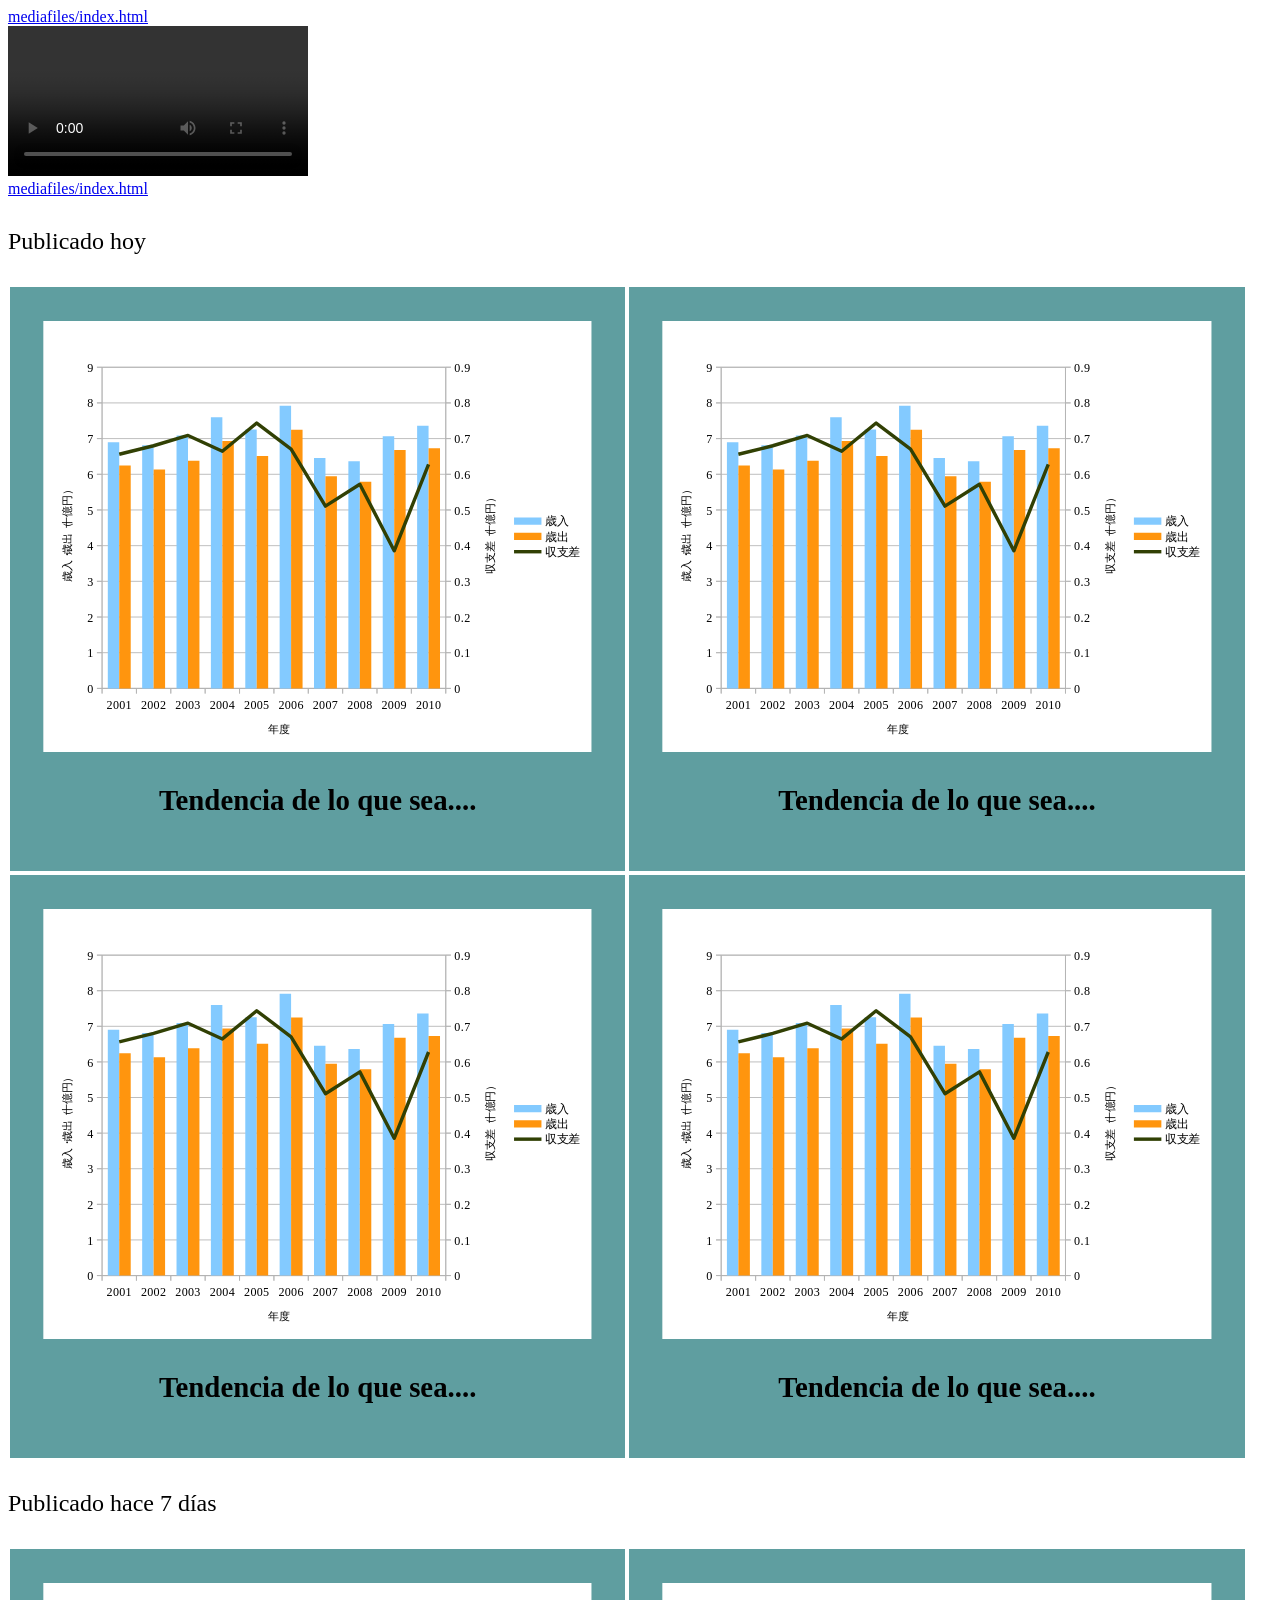
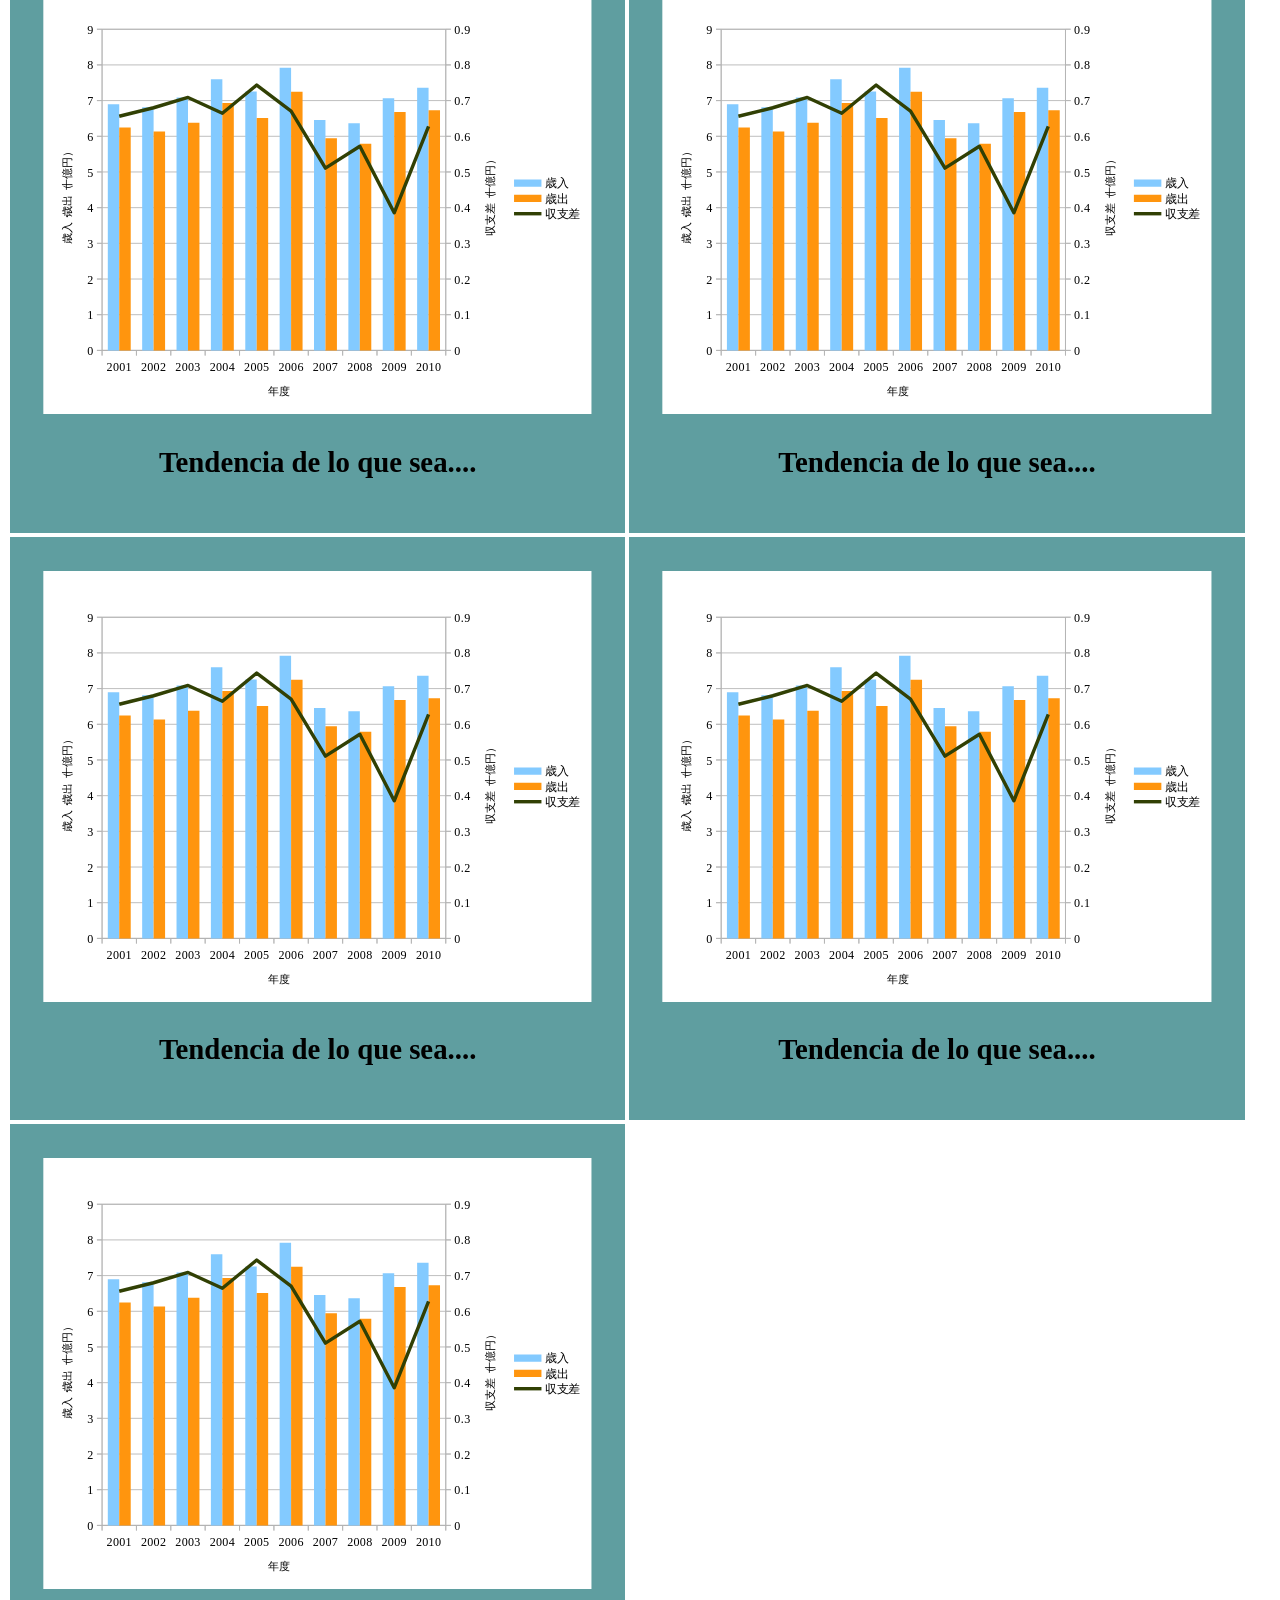
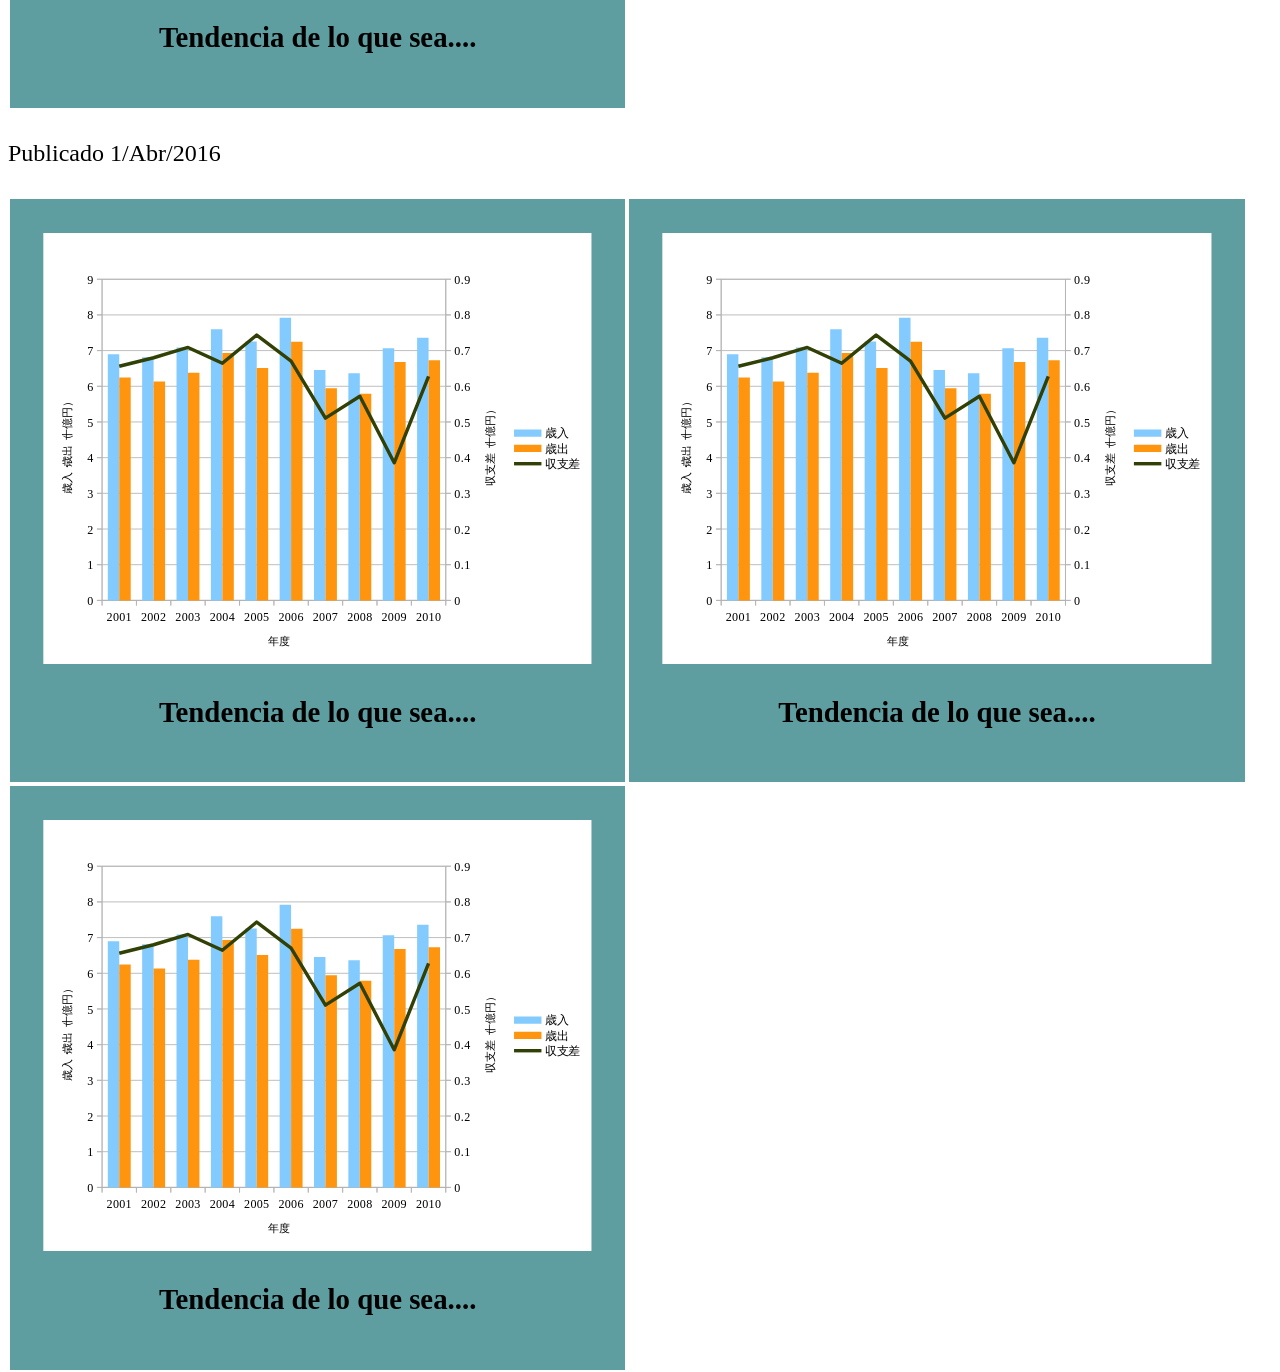
<file: index.html>
﻿<!DOCTYPE html>

<html lang="en" xmlns="http://www.w3.org/1999/xhtml">
<head>
    <meta charset="utf-8" />
    <title></title>
    <style>
        /* Una columna */
        @media all and (min-width: 500px) {
            article {
                width: 100%;
            }

            div.contenedor {
                width: 100%;
                margin: auto;
            }
        }
        /* Dos columnas */
        @media all and (min-width: 1000px) {
            article {
                width: 49%;
            }
            div.contenedor {
                width: 100%;
                margin: auto;
            }
        }

        /* Tres columnas */
        @media all and (min-width: 1500px) {
            article {
                width: 33%;
            }
            div.contenedor {
                width: 80%;
                margin: auto;
            }
        }

        article {
            display: block;
            float: left;
            box-sizing: border-box;
            padding: 30px;
            background-color: cadetblue;
            border-width: 2px;
            border-color: white;
            border-style: solid;
        }
        article h1 {
            text-align: center;
            font-size: 180%;
        }
        div.cuando {
            display: block;
            float: left;
            box-sizing: border-box;
            width: 100%;
            margin-top: 30px;
            margin-bottom: 30px;
            font-size: 150%;
        }
    </style>
</head>
<body>
    <a href="mediafiles/index.html?debug=true">mediafiles/index.html</a><br>
    <video autoplay controls><source src="mediafiles/CountDown10s.mp4" type="video/mp4"></video><br>
    <a href="mediafiles/Cou">mediafiles/index.html</a><br>
    <div class="contenedor">
        <div class="cuando">Publicado hoy</div>
        <article>
            <img src="Test.svg" />
            <h1>Tendencia de lo que sea....</h1>
        </article>
        <article>
            <img src="Test.svg" />
            <h1>Tendencia de lo que sea....</h1>
        </article>
        <article>
            <img src="Test.svg" />
            <h1>Tendencia de lo que sea....</h1>
        </article>
        <article>
            <img src="Test.svg" />
            <h1>Tendencia de lo que sea....</h1>
        </article>
        <div class="cuando">Publicado hace 7 días</div>
        <article>
            <img src="Test.svg" />
            <h1>Tendencia de lo que sea....</h1>
        </article>
        <article>
            <img src="Test.svg" />
            <h1>Tendencia de lo que sea....</h1>
        </article>
        <article>
            <img src="Test.svg" />
            <h1>Tendencia de lo que sea....</h1>
        </article>
        <article>
            <img src="Test.svg" />
            <h1>Tendencia de lo que sea....</h1>
        </article>
        <article>
            <img src="Test.svg" />
            <h1>Tendencia de lo que sea....</h1>
        </article>
        <div class="cuando">Publicado 1/Abr/2016</div>
        <article>
            <img src="Test.svg" />
            <h1>Tendencia de lo que sea....</h1>
        </article>
        <article>
            <img src="Test.svg" />
            <h1>Tendencia de lo que sea....</h1>
        </article>
        <article>
            <img src="Test.svg" />
            <h1>Tendencia de lo que sea....</h1>
        </article>

    </div>
</body>
</html>
</file>
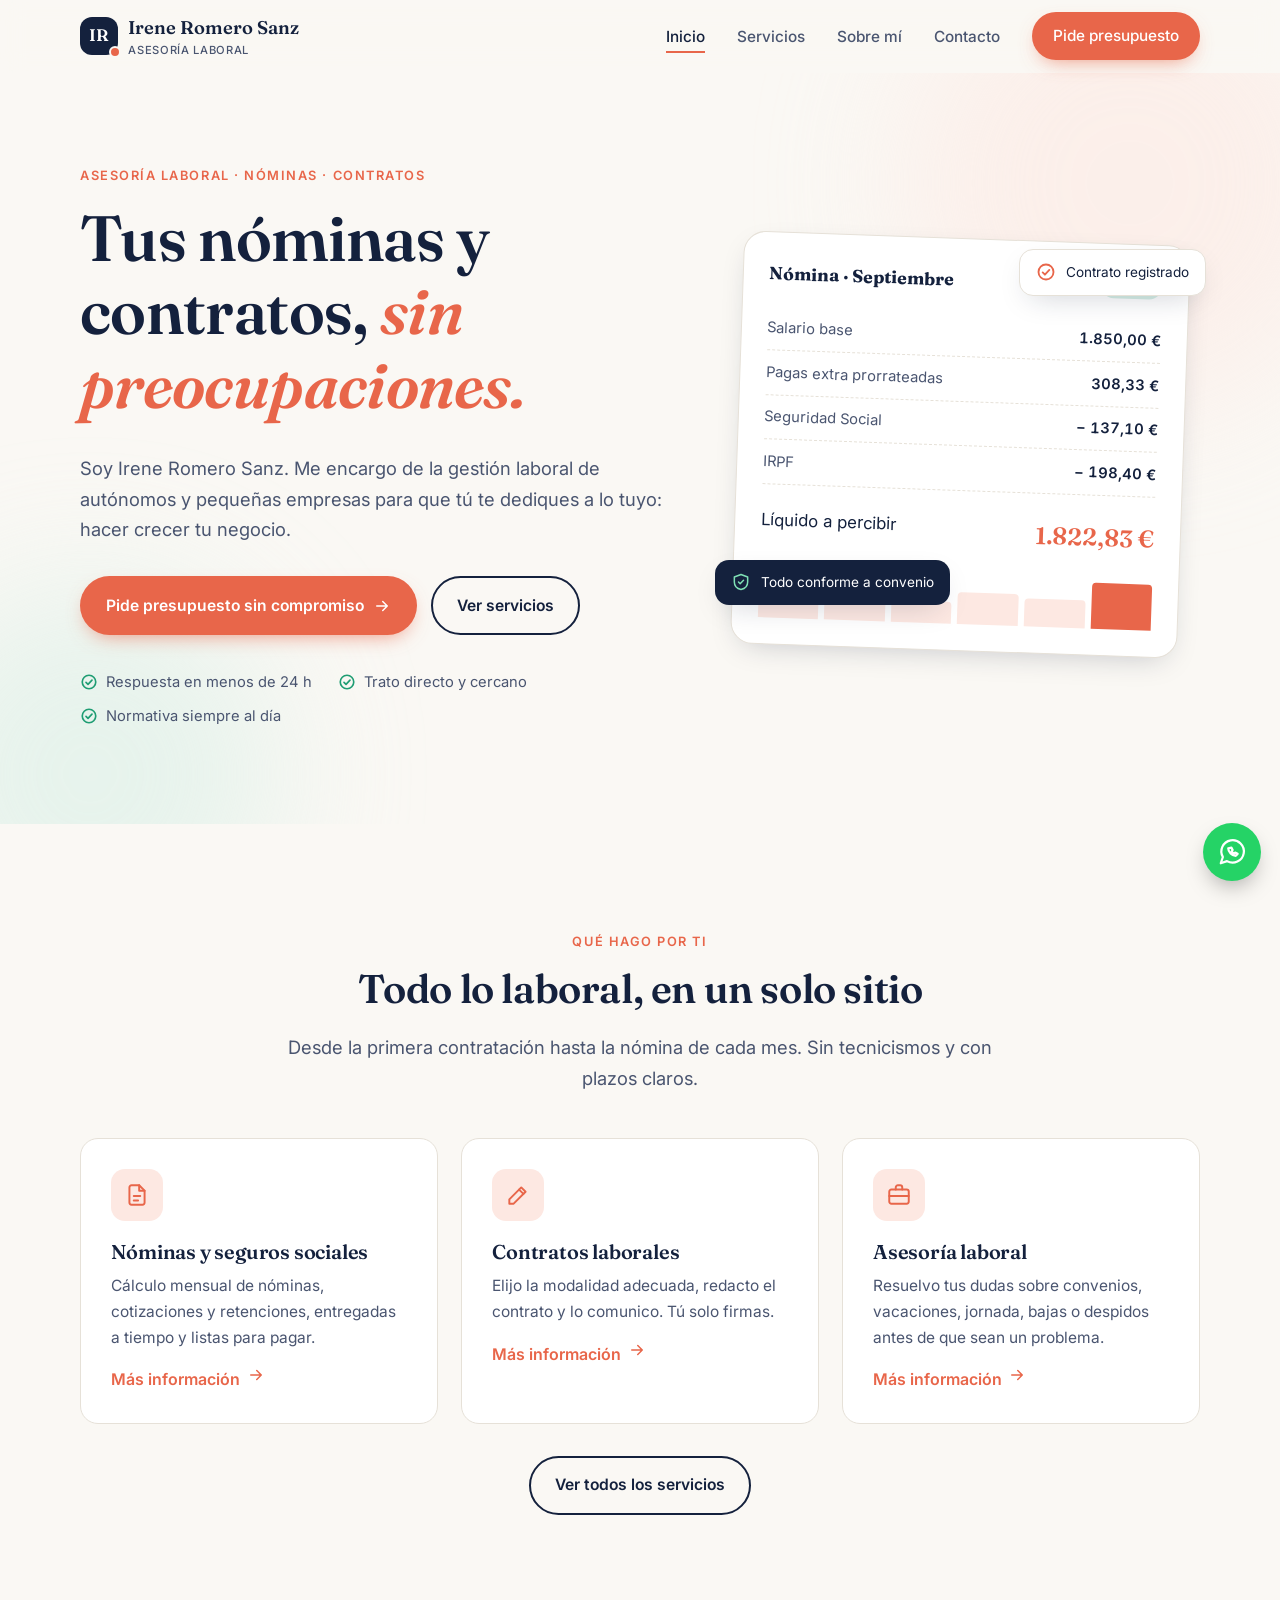
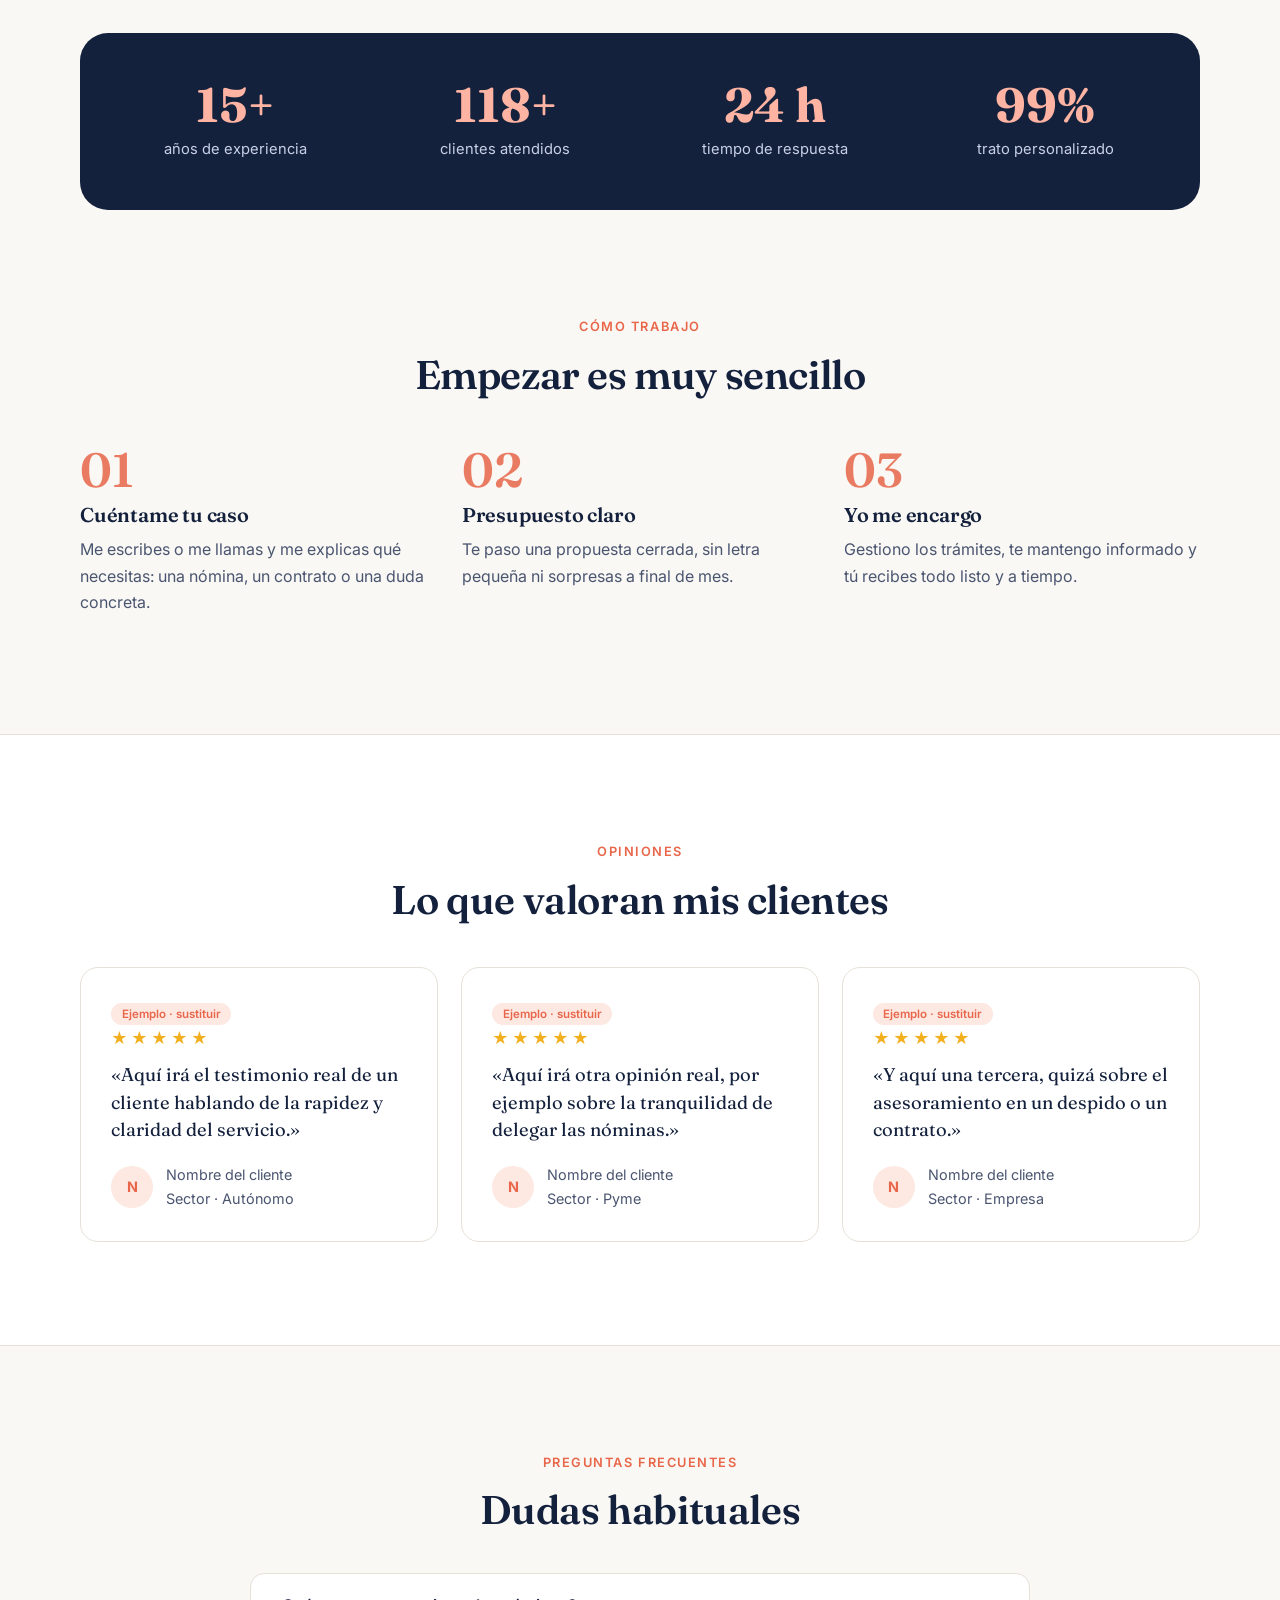
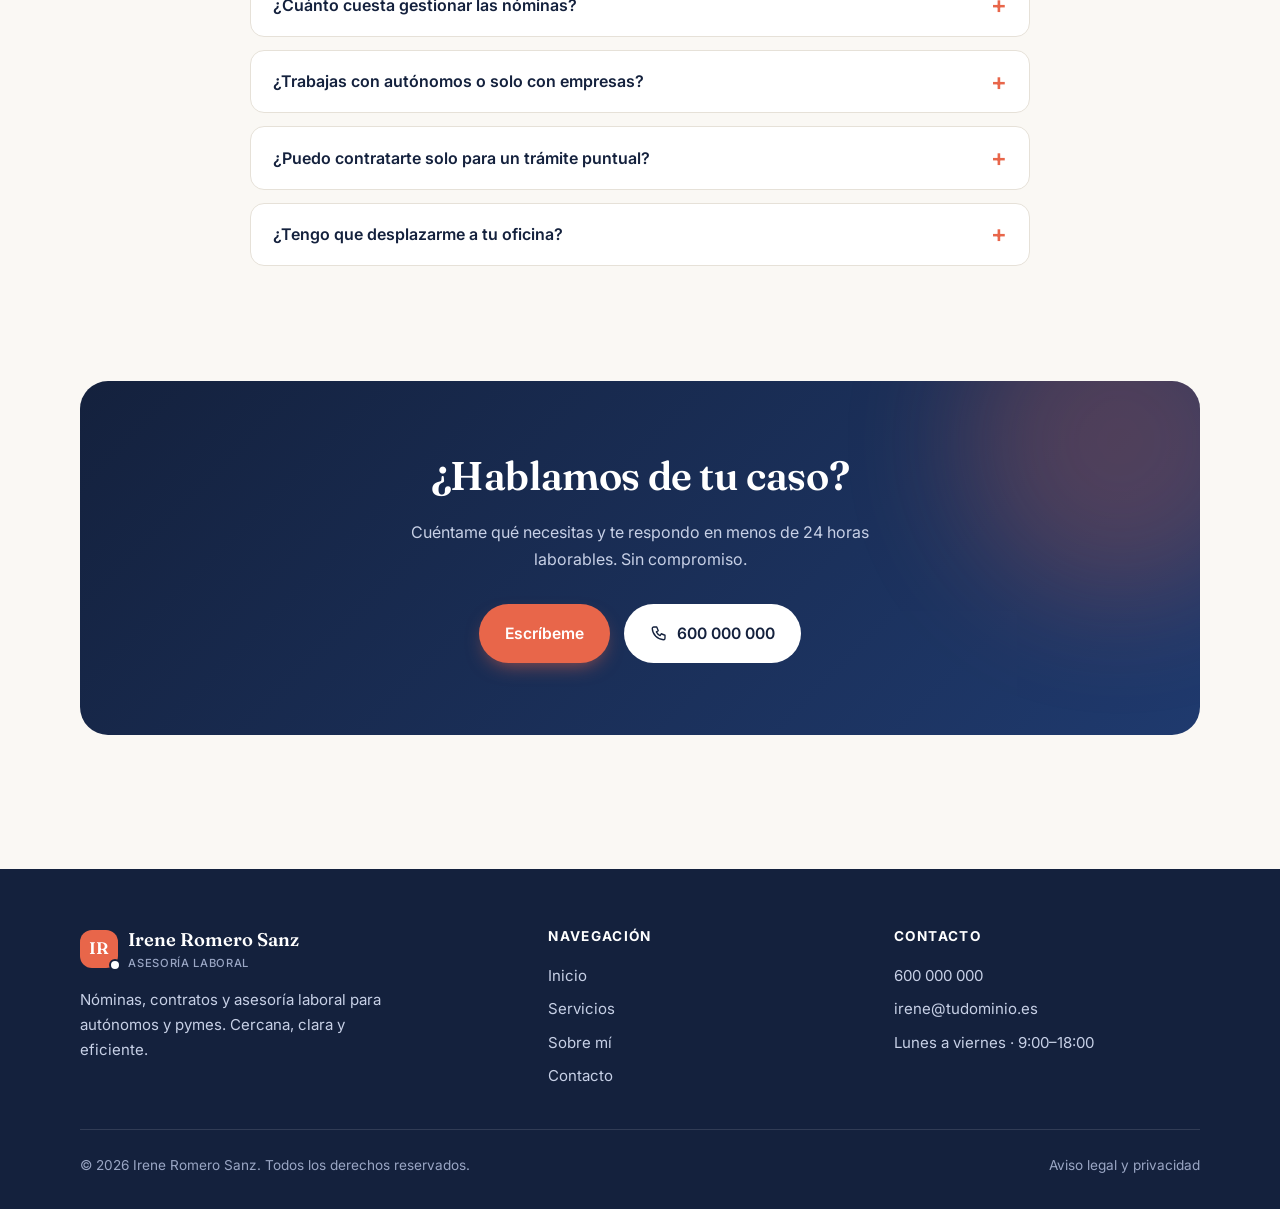
<file: irene/index.html>
<!doctype html>
<html lang="es">
<head>
  <meta charset="utf-8">
  <meta name="viewport" content="width=device-width, initial-scale=1">
  <title>Irene Romero Sanz · Asesoría laboral, nóminas y contratos</title>
  <meta name="description" content="Gestión de nóminas, contratos y asesoría laboral para autónomos y pymes. Trato directo, respuesta rápida y cumplimiento normativo.">
  <meta name="theme-color" content="#14213d">
  <meta property="og:title" content="Irene Romero Sanz · Asesoría laboral">
  <meta property="og:description" content="Nóminas, contratos y asesoría laboral sin preocupaciones.">
  <meta property="og:type" content="website">
  <link rel="icon" href="data:image/svg+xml,%3Csvg xmlns='http://www.w3.org/2000/svg' viewBox='0 0 64 64'%3E%3Crect width='64' height='64' rx='16' fill='%2314213d'/%3E%3Ctext x='32' y='43' font-size='30' text-anchor='middle' fill='white' font-family='Georgia' font-weight='700'%3EIR%3C/text%3E%3C/svg%3E">
  <link rel="preconnect" href="https://fonts.googleapis.com">
  <link rel="preconnect" href="https://fonts.gstatic.com" crossorigin>
  <link href="https://fonts.googleapis.com/css2?family=Fraunces:ital,opsz,wght@0,9..144,500;0,9..144,600;1,9..144,500&family=Inter:wght@400;500;600&display=swap" rel="stylesheet">
  <link rel="stylesheet" href="css/styles.css">
  <script type="application/ld+json">
  {"@context":"https://schema.org","@type":"ProfessionalService","name":"Irene Romero Sanz · Asesoría laboral","description":"Nóminas, contratos y asesoría laboral","telephone":"+34600000000","email":"irene@tudominio.es","areaServed":"ES"}
  </script>
</head>
<body>
<svg width="0" height="0" style="position:absolute" aria-hidden="true"><defs>
  <symbol id="i-doc" viewBox="0 0 24 24" fill="none" stroke="currentColor" stroke-width="1.8" stroke-linecap="round" stroke-linejoin="round"><path d="M14 3H7a2 2 0 0 0-2 2v14a2 2 0 0 0 2 2h10a2 2 0 0 0 2-2V8z"/><path d="M14 3v5h5M9 13h6M9 17h4"/></symbol>
  <symbol id="i-pen" viewBox="0 0 24 24" fill="none" stroke="currentColor" stroke-width="1.8" stroke-linecap="round" stroke-linejoin="round"><path d="M4 20h4L19 9l-4-4L4 16z"/><path d="M13 7l4 4"/></symbol>
  <symbol id="i-brief" viewBox="0 0 24 24" fill="none" stroke="currentColor" stroke-width="1.8" stroke-linecap="round" stroke-linejoin="round"><rect x="3" y="7" width="18" height="13" rx="2"/><path d="M9 7V5a2 2 0 0 1 2-2h2a2 2 0 0 1 2 2v2M3 13h18"/></symbol>
  <symbol id="i-users" viewBox="0 0 24 24" fill="none" stroke="currentColor" stroke-width="1.8" stroke-linecap="round" stroke-linejoin="round"><circle cx="9" cy="8" r="3.5"/><path d="M2.5 20c0-3.5 3-6 6.5-6s6.5 2.5 6.5 6M16 4.5a3.5 3.5 0 0 1 0 7M18 14c2.2.6 3.5 2.6 3.5 5"/></symbol>
  <symbol id="i-calc" viewBox="0 0 24 24" fill="none" stroke="currentColor" stroke-width="1.8" stroke-linecap="round" stroke-linejoin="round"><rect x="5" y="3" width="14" height="18" rx="2"/><path d="M8 7h8M8 12h.01M12 12h.01M16 12h.01M8 16h.01M12 16h.01M16 16h.01"/></symbol>
  <symbol id="i-shield" viewBox="0 0 24 24" fill="none" stroke="currentColor" stroke-width="1.8" stroke-linecap="round" stroke-linejoin="round"><path d="M12 3l8 3v6c0 4.5-3.2 8-8 9-4.8-1-8-4.5-8-9V6z"/><path d="M9 12l2 2 4-4"/></symbol>
  <symbol id="i-check" viewBox="0 0 24 24" fill="none" stroke="currentColor" stroke-width="2.2" stroke-linecap="round" stroke-linejoin="round"><circle cx="12" cy="12" r="9"/><path d="M8 12.5l2.7 2.7L16 9.5"/></symbol>
  <symbol id="i-phone" viewBox="0 0 24 24" fill="none" stroke="currentColor" stroke-width="1.8" stroke-linecap="round" stroke-linejoin="round"><path d="M5 4h4l2 5-2.5 1.5a11 11 0 0 0 5 5L15 13l5 2v4a2 2 0 0 1-2 2A16 16 0 0 1 3 6a2 2 0 0 1 2-2z"/></symbol>
  <symbol id="i-mail" viewBox="0 0 24 24" fill="none" stroke="currentColor" stroke-width="1.8" stroke-linecap="round" stroke-linejoin="round"><rect x="3" y="5" width="18" height="14" rx="2"/><path d="M3 7l9 6 9-6"/></symbol>
  <symbol id="i-arrow" viewBox="0 0 24 24" fill="none" stroke="currentColor" stroke-width="2" stroke-linecap="round" stroke-linejoin="round"><path d="M5 12h14M13 6l6 6-6 6"/></symbol>
  <symbol id="i-wa" viewBox="0 0 24 24" fill="none" stroke="currentColor" stroke-width="1.8" stroke-linecap="round" stroke-linejoin="round"><path d="M3 21l1.7-5A9 9 0 1 1 8 19.3z"/><path d="M9 9c0 3 3 6 6 6l1.5-1.5-2-1-1 .8a4 4 0 0 1-1.8-1.8l.8-1-1-2z"/></symbol>
</defs></svg>

<a class="skip" href="#main">Saltar al contenido</a>

<header class="site-header">
  <div class="container nav">
    <a class="logo" href="index.html" aria-label="Irene Romero Sanz, inicio">
      <span class="logo-mark">IR</span>
      <span>Irene Romero Sanz<small>Asesoría laboral</small></span>
    </a>
    <button class="burger" aria-label="Abrir menú" aria-expanded="false" aria-controls="menu"><span></span><span></span><span></span></button>
    <ul class="menu" id="menu">
      <li><a href="index.html" aria-current="page">Inicio</a></li>
      <li><a href="servicios.html">Servicios</a></li>
      <li><a href="sobre-mi.html">Sobre mí</a></li>
      <li><a href="contacto.html">Contacto</a></li>
      <li><a class="btn btn-primary" href="contacto.html">Pide presupuesto</a></li>
    </ul>
  </div>
</header>

<main id="main">

  <!-- HERO -->
  <section class="hero">
    <div class="container hero-grid">
      <div>
        <span class="eyebrow reveal">Asesoría laboral · Nóminas · Contratos</span>
        <h1 class="reveal" data-delay="1">Tus nóminas y contratos, <em>sin preocupaciones.</em></h1>
        <p class="lead reveal" data-delay="2">Soy Irene Romero Sanz. Me encargo de la gestión laboral de autónomos y pequeñas empresas para que tú te dediques a lo tuyo: hacer crecer tu negocio.</p>
        <div class="hero-actions reveal" data-delay="3">
          <a class="btn btn-primary" href="contacto.html">Pide presupuesto sin compromiso <svg aria-hidden="true"><use href="#i-arrow"/></svg></a>
          <a class="btn btn-ghost" href="servicios.html">Ver servicios</a>
        </div>
        <ul class="trust reveal" data-delay="3">
          <li><svg aria-hidden="true"><use href="#i-check"/></svg>Respuesta en menos de 24 h</li>
          <li><svg aria-hidden="true"><use href="#i-check"/></svg>Trato directo y cercano</li>
          <li><svg aria-hidden="true"><use href="#i-check"/></svg>Normativa siempre al día</li>
        </ul>
      </div>

      <div class="visual reveal" data-delay="2" aria-hidden="true">
        <div class="payslip">
          <div class="payslip-head"><strong>Nómina · Septiembre</strong><span class="chip">Emitida</span></div>
          <div class="row"><span>Salario base</span><b>1.850,00 €</b></div>
          <div class="row"><span>Pagas extra prorrateadas</span><b>308,33 €</b></div>
          <div class="row"><span>Seguridad Social</span><b>− 137,10 €</b></div>
          <div class="row"><span>IRPF</span><b>− 198,40 €</b></div>
          <div class="row total"><span>Líquido a percibir</span><b>1.822,83 €</b></div>
          <div class="bars"><i></i><i></i><i></i><i></i><i></i><i></i></div>
        </div>
        <div class="badge b1"><svg><use href="#i-shield"/></svg>Todo conforme a convenio</div>
        <div class="badge b2"><svg style="color:#e8664a"><use href="#i-check"/></svg>Contrato registrado</div>
      </div>
    </div>
  </section>

  <!-- SERVICIOS -->
  <section class="section">
    <div class="container">
      <div class="center">
        <span class="eyebrow">Qué hago por ti</span>
        <h2>Todo lo laboral, en un solo sitio</h2>
        <p class="lead">Desde la primera contratación hasta la nómina de cada mes. Sin tecnicismos y con plazos claros.</p>
      </div>
      <div class="grid grid-3" style="margin-top:2.8rem">
        <article class="card reveal">
          <div class="icon"><svg aria-hidden="true"><use href="#i-doc"/></svg></div>
          <h3>Nóminas y seguros sociales</h3>
          <p>Cálculo mensual de nóminas, cotizaciones y retenciones, entregadas a tiempo y listas para pagar.</p>
          <a class="link-arrow" href="servicios.html#nominas">Más información <svg width="18" height="18" aria-hidden="true"><use href="#i-arrow"/></svg></a>
        </article>
        <article class="card reveal" data-delay="1">
          <div class="icon"><svg aria-hidden="true"><use href="#i-pen"/></svg></div>
          <h3>Contratos laborales</h3>
          <p>Elijo la modalidad adecuada, redacto el contrato y lo comunico. Tú solo firmas.</p>
          <a class="link-arrow" href="servicios.html#contratos">Más información <svg width="18" height="18" aria-hidden="true"><use href="#i-arrow"/></svg></a>
        </article>
        <article class="card reveal" data-delay="2">
          <div class="icon"><svg aria-hidden="true"><use href="#i-brief"/></svg></div>
          <h3>Asesoría laboral</h3>
          <p>Resuelvo tus dudas sobre convenios, vacaciones, jornada, bajas o despidos antes de que sean un problema.</p>
          <a class="link-arrow" href="servicios.html#asesoria">Más información <svg width="18" height="18" aria-hidden="true"><use href="#i-arrow"/></svg></a>
        </article>
      </div>
      <p class="center" style="margin-top:2rem"><a class="btn btn-ghost" href="servicios.html">Ver todos los servicios</a></p>
    </div>
  </section>

  <!-- CIFRAS (datos de ejemplo: sustituir por reales) -->
  <section class="section" style="padding-top:0">
    <div class="container">
      <div class="stats reveal">
        <div><strong data-count="15" data-suffix="+">0</strong><span>años de experiencia</span></div>
        <div><strong data-count="120" data-suffix="+">0</strong><span>clientes atendidos</span></div>
        <div><strong data-count="24" data-suffix=" h">0</strong><span>tiempo de respuesta</span></div>
        <div><strong data-count="100" data-suffix="%">0</strong><span>trato personalizado</span></div>
      </div>
    </div>
  </section>

  <!-- CÓMO TRABAJO -->
  <section class="section" style="padding-top:0">
    <div class="container">
      <div class="center">
        <span class="eyebrow">Cómo trabajo</span>
        <h2>Empezar es muy sencillo</h2>
      </div>
      <div class="steps">
        <div class="step reveal"><h3>Cuéntame tu caso</h3><p>Me escribes o me llamas y me explicas qué necesitas: una nómina, un contrato o una duda concreta.</p></div>
        <div class="step reveal" data-delay="1"><h3>Presupuesto claro</h3><p>Te paso una propuesta cerrada, sin letra pequeña ni sorpresas a final de mes.</p></div>
        <div class="step reveal" data-delay="2"><h3>Yo me encargo</h3><p>Gestiono los trámites, te mantengo informado y tú recibes todo listo y a tiempo.</p></div>
      </div>
    </div>
  </section>

  <!-- TESTIMONIOS (texto de ejemplo: sustituir por opiniones reales) -->
  <section class="section" style="background:#fff;border-block:1px solid var(--line)">
    <div class="container">
      <div class="center">
        <span class="eyebrow">Opiniones</span>
        <h2>Lo que valoran mis clientes</h2>
      </div>
      <div class="grid grid-3" style="margin-top:2.8rem">
        <figure class="card reveal" style="margin:0">
          <span class="chip" style="background:var(--accent-soft);color:var(--accent)">Ejemplo · sustituir</span>
          <div class="stars" aria-hidden="true">★★★★★</div>
          <blockquote class="quote" style="margin:0">«Aquí irá el testimonio real de un cliente hablando de la rapidez y claridad del servicio.»</blockquote>
          <div class="who"><span class="avatar">N</span><span>Nombre del cliente<br>Sector · Autónomo</span></div>
        </figure>
        <figure class="card reveal" data-delay="1" style="margin:0">
          <span class="chip" style="background:var(--accent-soft);color:var(--accent)">Ejemplo · sustituir</span>
          <div class="stars" aria-hidden="true">★★★★★</div>
          <blockquote class="quote" style="margin:0">«Aquí irá otra opinión real, por ejemplo sobre la tranquilidad de delegar las nóminas.»</blockquote>
          <div class="who"><span class="avatar">N</span><span>Nombre del cliente<br>Sector · Pyme</span></div>
        </figure>
        <figure class="card reveal" data-delay="2" style="margin:0">
          <span class="chip" style="background:var(--accent-soft);color:var(--accent)">Ejemplo · sustituir</span>
          <div class="stars" aria-hidden="true">★★★★★</div>
          <blockquote class="quote" style="margin:0">«Y aquí una tercera, quizá sobre el asesoramiento en un despido o un contrato.»</blockquote>
          <div class="who"><span class="avatar">N</span><span>Nombre del cliente<br>Sector · Empresa</span></div>
        </figure>
      </div>
    </div>
  </section>

  <!-- FAQ -->
  <section class="section">
    <div class="container">
      <div class="center">
        <span class="eyebrow">Preguntas frecuentes</span>
        <h2>Dudas habituales</h2>
      </div>
      <div class="faq">
        <details class="reveal"><summary>¿Cuánto cuesta gestionar las nóminas?</summary><p>Depende del número de trabajadores y de la complejidad del convenio. Te preparo un presupuesto cerrado y sin compromiso tras una primera conversación.</p></details>
        <details class="reveal"><summary>¿Trabajas con autónomos o solo con empresas?</summary><p>Con ambos. Muchos de mis clientes son autónomos que contratan a su primer empleado y necesitan acompañamiento desde el principio.</p></details>
        <details class="reveal"><summary>¿Puedo contratarte solo para un trámite puntual?</summary><p>Por supuesto: un contrato, un finiquito o una consulta concreta. También ofrezco igualas mensuales si prefieres una gestión continua.</p></details>
        <details class="reveal"><summary>¿Tengo que desplazarme a tu oficina?</summary><p>No es necesario. Trabajamos por teléfono, correo y videollamada, y si lo prefieres también podemos vernos en persona.</p></details>
      </div>
    </div>
  </section>

  <!-- CTA -->
  <section class="section" style="padding-top:0">
    <div class="container">
      <div class="cta reveal">
        <h2>¿Hablamos de tu caso?</h2>
        <p>Cuéntame qué necesitas y te respondo en menos de 24 horas laborables. Sin compromiso.</p>
        <div class="hero-actions">
          <a class="btn btn-primary" href="contacto.html">Escríbeme</a>
          <a class="btn btn-light" href="tel:+34600000000"><svg aria-hidden="true"><use href="#i-phone"/></svg>600 000 000</a>
        </div>
      </div>
    </div>
  </section>

</main>

<footer class="site-footer">
  <div class="container">
    <div class="footer-grid">
      <div>
        <a class="logo" href="index.html"><span class="logo-mark">IR</span><span>Irene Romero Sanz<small>Asesoría laboral</small></span></a>
        <p style="max-width:34ch;font-size:.94rem">Nóminas, contratos y asesoría laboral para autónomos y pymes. Cercana, clara y eficiente.</p>
      </div>
      <div>
        <h4>Navegación</h4>
        <ul>
          <li><a href="index.html">Inicio</a></li>
          <li><a href="servicios.html">Servicios</a></li>
          <li><a href="sobre-mi.html">Sobre mí</a></li>
          <li><a href="contacto.html">Contacto</a></li>
        </ul>
      </div>
      <div>
        <h4>Contacto</h4>
        <ul>
          <li><a href="tel:+34600000000">600 000 000</a></li>
          <li><a href="mailto:irene@tudominio.es">irene@tudominio.es</a></li>
          <li>Lunes a viernes · 9:00–18:00</li>
        </ul>
      </div>
    </div>
    <div class="legal-bar">
      <span>© <span class="year">2026</span> Irene Romero Sanz. Todos los derechos reservados.</span>
      <a href="aviso-legal.html">Aviso legal y privacidad</a>
    </div>
  </div>
</footer>

<a class="wa" href="https://wa.me/34600000000?text=Hola%20Irene%2C%20me%20gustar%C3%ADa%20hacerte%20una%20consulta" target="_blank" rel="noopener" aria-label="Escríbeme por WhatsApp"><svg aria-hidden="true"><use href="#i-wa"/></svg></a>

<script src="js/main.js"></script>
</body>
</html>
</file>
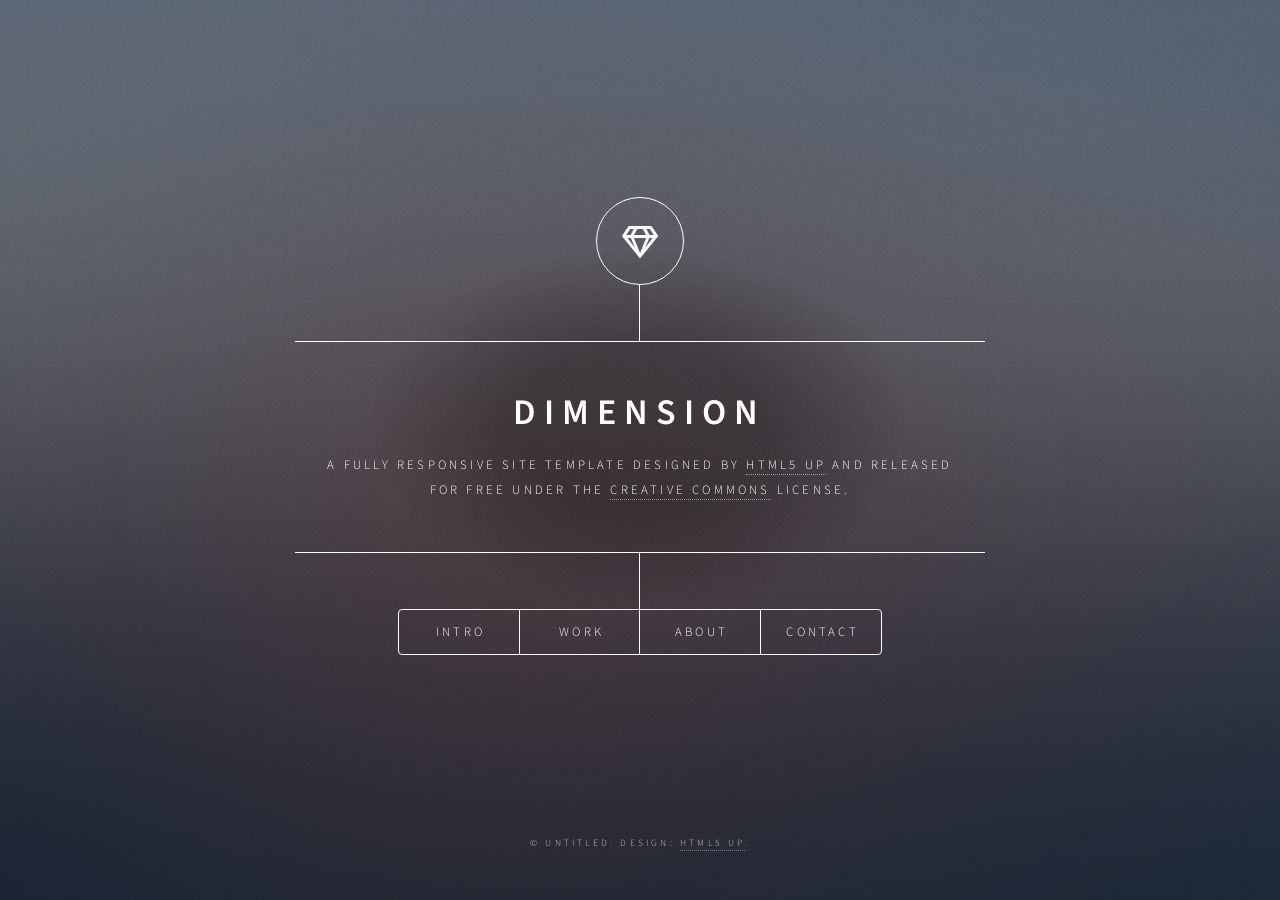
<file: mediafiles/html5up-dimension/index.html>
<!DOCTYPE HTML>
<!--
	Dimension by HTML5 UP
	html5up.net | @ajlkn
	Free for personal and commercial use under the CCA 3.0 license (html5up.net/license)
-->
<html manifest="cache.appcache">
	<head>
		<title>Dimension by HTML5 UP</title>
		<meta charset="utf-8" />
		<meta name="viewport" content="width=device-width, initial-scale=1, user-scalable=no" />
		<link rel="stylesheet" href="assets/css/main.css" />
		<noscript><link rel="stylesheet" href="assets/css/noscript.css" /></noscript>
	</head>
	<body class="is-preload">

		<!-- Wrapper -->
			<div id="wrapper">

				<!-- Header -->
					<header id="header">
						<div class="logo">
							<span class="icon fa-gem"></span>
						</div>
						<div class="content">
							<div class="inner">
								<h1>Dimension</h1>
								<p>A fully responsive site template designed by <a href="https://html5up.net">HTML5 UP</a> and released<br />
								for free under the <a href="https://html5up.net/license">Creative Commons</a> license.</p>
							</div>
						</div>
						<nav>
							<ul>
								<li><a href="#intro">Intro</a></li>
								<li><a href="#work">Work</a></li>
								<li><a href="#about">About</a></li>
								<li><a href="#contact">Contact</a></li>
								<!--<li><a href="#elements">Elements</a></li>-->
							</ul>
						</nav>
					</header>

				<!-- Main -->
					<div id="main">

						<!-- Intro -->
							<article id="intro">
								<h2 class="major">Intro</h2>
								<span class="image main"><img src="images/pic01.jpg" alt="" /></span>
								<p>Aenean ornare velit lacus, ac varius enim ullamcorper eu. Proin aliquam facilisis ante interdum congue. Integer mollis, nisl amet convallis, porttitor magna ullamcorper, amet egestas mauris. Ut magna finibus nisi nec lacinia. Nam maximus erat id euismod egestas. By the way, check out my <a href="#work">awesome work</a>.</p>
								<p>Lorem ipsum dolor sit amet, consectetur adipiscing elit. Duis dapibus rutrum facilisis. Class aptent taciti sociosqu ad litora torquent per conubia nostra, per inceptos himenaeos. Etiam tristique libero eu nibh porttitor fermentum. Nullam venenatis erat id vehicula viverra. Nunc ultrices eros ut ultricies condimentum. Mauris risus lacus, blandit sit amet venenatis non, bibendum vitae dolor. Nunc lorem mauris, fringilla in aliquam at, euismod in lectus. Pellentesque habitant morbi tristique senectus et netus et malesuada fames ac turpis egestas. In non lorem sit amet elit placerat maximus. Pellentesque aliquam maximus risus, vel sed vehicula.</p>
							</article>

						<!-- Work -->
							<article id="work">
								<h2 class="major">Work</h2>
								<span class="image main"><img src="images/pic02.jpg" alt="" /></span>
								<p>Adipiscing magna sed dolor elit. Praesent eleifend dignissim arcu, at eleifend sapien imperdiet ac. Aliquam erat volutpat. Praesent urna nisi, fringila lorem et vehicula lacinia quam. Integer sollicitudin mauris nec lorem luctus ultrices.</p>
								<p>Nullam et orci eu lorem consequat tincidunt vivamus et sagittis libero. Mauris aliquet magna magna sed nunc rhoncus pharetra. Pellentesque condimentum sem. In efficitur ligula tate urna. Maecenas laoreet massa vel lacinia pellentesque lorem ipsum dolor. Nullam et orci eu lorem consequat tincidunt. Vivamus et sagittis libero. Mauris aliquet magna magna sed nunc rhoncus amet feugiat tempus.</p>
							</article>

						<!-- About -->
							<article id="about">
								<h2 class="major">About</h2>
								<span class="image main"><img src="images/pic03.jpg" alt="" /></span>
								<p>Lorem ipsum dolor sit amet, consectetur et adipiscing elit. Praesent eleifend dignissim arcu, at eleifend sapien imperdiet ac. Aliquam erat volutpat. Praesent urna nisi, fringila lorem et vehicula lacinia quam. Integer sollicitudin mauris nec lorem luctus ultrices. Aliquam libero et malesuada fames ac ante ipsum primis in faucibus. Cras viverra ligula sit amet ex mollis mattis lorem ipsum dolor sit amet.</p>
							</article>

						<!-- Contact -->
							<article id="contact">
								<h2 class="major">Contact</h2>
								<form method="post" action="#">
									<div class="fields">
										<div class="field half">
											<label for="name">Name</label>
											<input type="text" name="name" id="name" />
										</div>
										<div class="field half">
											<label for="email">Email</label>
											<input type="text" name="email" id="email" />
										</div>
										<div class="field">
											<label for="message">Message</label>
											<textarea name="message" id="message" rows="4"></textarea>
										</div>
									</div>
									<ul class="actions">
										<li><input type="submit" value="Send Message" class="primary" /></li>
										<li><input type="reset" value="Reset" /></li>
									</ul>
								</form>
								<ul class="icons">
									<li><a href="#" class="icon brands fa-twitter"><span class="label">Twitter</span></a></li>
									<li><a href="#" class="icon brands fa-facebook-f"><span class="label">Facebook</span></a></li>
									<li><a href="#" class="icon brands fa-instagram"><span class="label">Instagram</span></a></li>
									<li><a href="#" class="icon brands fa-github"><span class="label">GitHub</span></a></li>
								</ul>
							</article>

						<!-- Elements -->
							<article id="elements">
								<h2 class="major">Elements</h2>

								<section>
									<h3 class="major">Text</h3>
									<p>This is <b>bold</b> and this is <strong>strong</strong>. This is <i>italic</i> and this is <em>emphasized</em>.
									This is <sup>superscript</sup> text and this is <sub>subscript</sub> text.
									This is <u>underlined</u> and this is code: <code>for (;;) { ... }</code>. Finally, <a href="#">this is a link</a>.</p>
									<hr />
									<h2>Heading Level 2</h2>
									<h3>Heading Level 3</h3>
									<h4>Heading Level 4</h4>
									<h5>Heading Level 5</h5>
									<h6>Heading Level 6</h6>
									<hr />
									<h4>Blockquote</h4>
									<blockquote>Fringilla nisl. Donec accumsan interdum nisi, quis tincidunt felis sagittis eget tempus euismod. Vestibulum ante ipsum primis in faucibus vestibulum. Blandit adipiscing eu felis iaculis volutpat ac adipiscing accumsan faucibus. Vestibulum ante ipsum primis in faucibus lorem ipsum dolor sit amet nullam adipiscing eu felis.</blockquote>
									<h4>Preformatted</h4>
									<pre><code>i = 0;

while (!deck.isInOrder()) {
    print 'Iteration ' + i;
    deck.shuffle();
    i++;
}

print 'It took ' + i + ' iterations to sort the deck.';</code></pre>
								</section>

								<section>
									<h3 class="major">Lists</h3>

									<h4>Unordered</h4>
									<ul>
										<li>Dolor pulvinar etiam.</li>
										<li>Sagittis adipiscing.</li>
										<li>Felis enim feugiat.</li>
									</ul>

									<h4>Alternate</h4>
									<ul class="alt">
										<li>Dolor pulvinar etiam.</li>
										<li>Sagittis adipiscing.</li>
										<li>Felis enim feugiat.</li>
									</ul>

									<h4>Ordered</h4>
									<ol>
										<li>Dolor pulvinar etiam.</li>
										<li>Etiam vel felis viverra.</li>
										<li>Felis enim feugiat.</li>
										<li>Dolor pulvinar etiam.</li>
										<li>Etiam vel felis lorem.</li>
										<li>Felis enim et feugiat.</li>
									</ol>
									<h4>Icons</h4>
									<ul class="icons">
										<li><a href="#" class="icon brands fa-twitter"><span class="label">Twitter</span></a></li>
										<li><a href="#" class="icon brands fa-facebook-f"><span class="label">Facebook</span></a></li>
										<li><a href="#" class="icon brands fa-instagram"><span class="label">Instagram</span></a></li>
										<li><a href="#" class="icon brands fa-github"><span class="label">Github</span></a></li>
									</ul>

									<h4>Actions</h4>
									<ul class="actions">
										<li><a href="#" class="button primary">Default</a></li>
										<li><a href="#" class="button">Default</a></li>
									</ul>
									<ul class="actions stacked">
										<li><a href="#" class="button primary">Default</a></li>
										<li><a href="#" class="button">Default</a></li>
									</ul>
								</section>

								<section>
									<h3 class="major">Table</h3>
									<h4>Default</h4>
									<div class="table-wrapper">
										<table>
											<thead>
												<tr>
													<th>Name</th>
													<th>Description</th>
													<th>Price</th>
												</tr>
											</thead>
											<tbody>
												<tr>
													<td>Item One</td>
													<td>Ante turpis integer aliquet porttitor.</td>
													<td>29.99</td>
												</tr>
												<tr>
													<td>Item Two</td>
													<td>Vis ac commodo adipiscing arcu aliquet.</td>
													<td>19.99</td>
												</tr>
												<tr>
													<td>Item Three</td>
													<td> Morbi faucibus arcu accumsan lorem.</td>
													<td>29.99</td>
												</tr>
												<tr>
													<td>Item Four</td>
													<td>Vitae integer tempus condimentum.</td>
													<td>19.99</td>
												</tr>
												<tr>
													<td>Item Five</td>
													<td>Ante turpis integer aliquet porttitor.</td>
													<td>29.99</td>
												</tr>
											</tbody>
											<tfoot>
												<tr>
													<td colspan="2"></td>
													<td>100.00</td>
												</tr>
											</tfoot>
										</table>
									</div>

									<h4>Alternate</h4>
									<div class="table-wrapper">
										<table class="alt">
											<thead>
												<tr>
													<th>Name</th>
													<th>Description</th>
													<th>Price</th>
												</tr>
											</thead>
											<tbody>
												<tr>
													<td>Item One</td>
													<td>Ante turpis integer aliquet porttitor.</td>
													<td>29.99</td>
												</tr>
												<tr>
													<td>Item Two</td>
													<td>Vis ac commodo adipiscing arcu aliquet.</td>
													<td>19.99</td>
												</tr>
												<tr>
													<td>Item Three</td>
													<td> Morbi faucibus arcu accumsan lorem.</td>
													<td>29.99</td>
												</tr>
												<tr>
													<td>Item Four</td>
													<td>Vitae integer tempus condimentum.</td>
													<td>19.99</td>
												</tr>
												<tr>
													<td>Item Five</td>
													<td>Ante turpis integer aliquet porttitor.</td>
													<td>29.99</td>
												</tr>
											</tbody>
											<tfoot>
												<tr>
													<td colspan="2"></td>
													<td>100.00</td>
												</tr>
											</tfoot>
										</table>
									</div>
								</section>

								<section>
									<h3 class="major">Buttons</h3>
									<ul class="actions">
										<li><a href="#" class="button primary">Primary</a></li>
										<li><a href="#" class="button">Default</a></li>
									</ul>
									<ul class="actions">
										<li><a href="#" class="button">Default</a></li>
										<li><a href="#" class="button small">Small</a></li>
									</ul>
									<ul class="actions">
										<li><a href="#" class="button primary icon solid fa-download">Icon</a></li>
										<li><a href="#" class="button icon solid fa-download">Icon</a></li>
									</ul>
									<ul class="actions">
										<li><span class="button primary disabled">Disabled</span></li>
										<li><span class="button disabled">Disabled</span></li>
									</ul>
								</section>

								<section>
									<h3 class="major">Form</h3>
									<form method="post" action="#">
										<div class="fields">
											<div class="field half">
												<label for="demo-name">Name</label>
												<input type="text" name="demo-name" id="demo-name" value="" placeholder="Jane Doe" />
											</div>
											<div class="field half">
												<label for="demo-email">Email</label>
												<input type="email" name="demo-email" id="demo-email" value="" placeholder="jane@untitled.tld" />
											</div>
											<div class="field">
												<label for="demo-category">Category</label>
												<select name="demo-category" id="demo-category">
													<option value="">-</option>
													<option value="1">Manufacturing</option>
													<option value="1">Shipping</option>
													<option value="1">Administration</option>
													<option value="1">Human Resources</option>
												</select>
											</div>
											<div class="field half">
												<input type="radio" id="demo-priority-low" name="demo-priority" checked>
												<label for="demo-priority-low">Low</label>
											</div>
											<div class="field half">
												<input type="radio" id="demo-priority-high" name="demo-priority">
												<label for="demo-priority-high">High</label>
											</div>
											<div class="field half">
												<input type="checkbox" id="demo-copy" name="demo-copy">
												<label for="demo-copy">Email me a copy</label>
											</div>
											<div class="field half">
												<input type="checkbox" id="demo-human" name="demo-human" checked>
												<label for="demo-human">Not a robot</label>
											</div>
											<div class="field">
												<label for="demo-message">Message</label>
												<textarea name="demo-message" id="demo-message" placeholder="Enter your message" rows="6"></textarea>
											</div>
										</div>
										<ul class="actions">
											<li><input type="submit" value="Send Message" class="primary" /></li>
											<li><input type="reset" value="Reset" /></li>
										</ul>
									</form>
								</section>

							</article>

					</div>

				<!-- Footer -->
					<footer id="footer">
						<p class="copyright">&copy; Untitled. Design: <a href="https://html5up.net">HTML5 UP</a>.</p>
					</footer>

			</div>

		<!-- BG -->
			<div id="bg"></div>

		<!-- Scripts -->
			<script src="assets/js/jquery.min.js"></script>
			<script src="assets/js/browser.min.js"></script>
			<script src="assets/js/breakpoints.min.js"></script>
			<script src="assets/js/util.js"></script>
			<script src="assets/js/main.js"></script>

	</body>
</html>
</file>
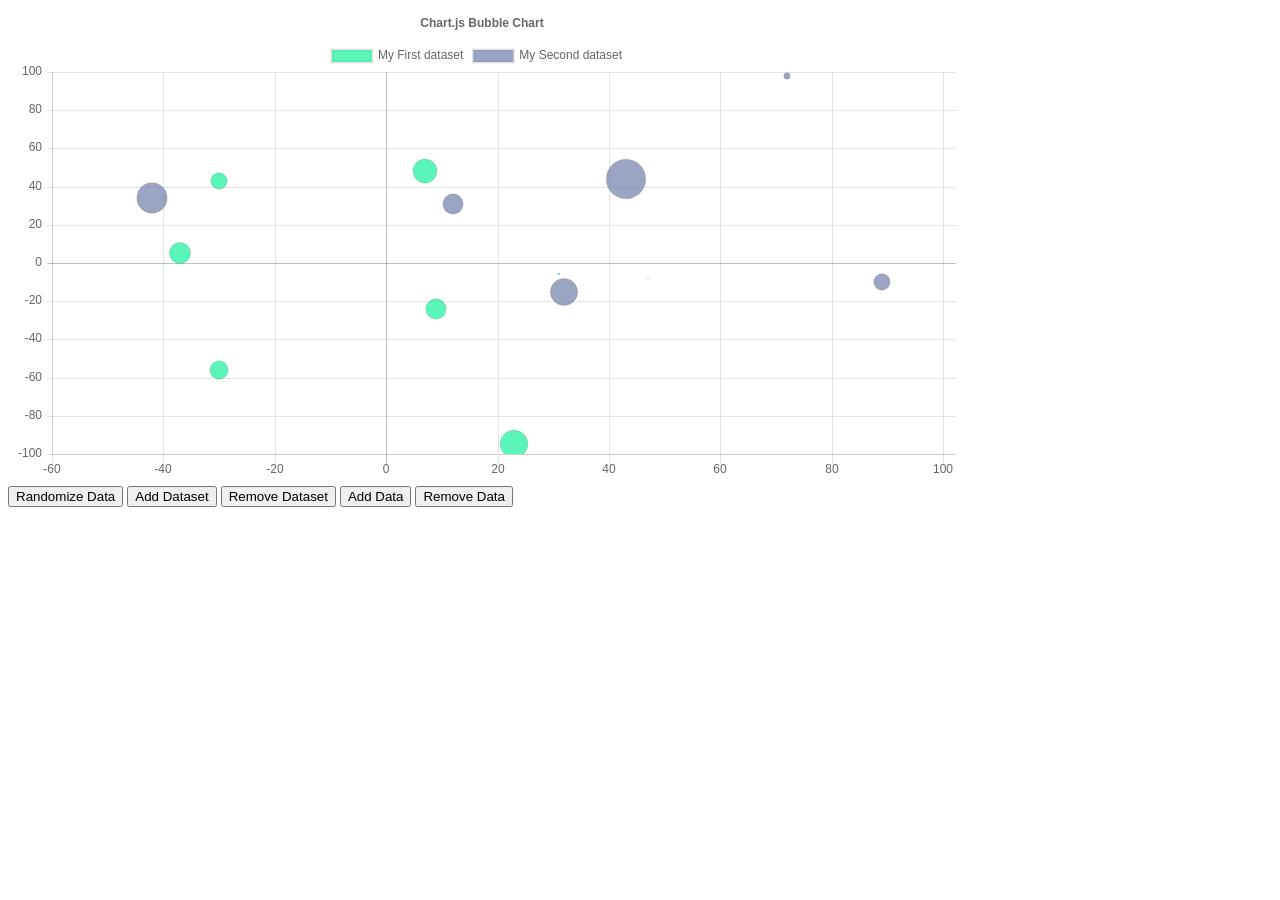
<file: bubble.html>
<!doctype html>
<html>

<head>
    <title>Bubble Chart</title>
    <script src="http://cdnjs.cloudflare.com/ajax/libs/jquery/2.1.3/jquery.min.js"></script>
    <script src="../dist/Chart.bundle.js"></script>
    <style type="text/css">
    canvas{
        -moz-user-select: none;
        -webkit-user-select: none;
        -ms-user-select: none;
    }
    </style>
</head>

<body>
    <div id="container" style="width: 75%;">
        <canvas id="canvas"></canvas>
    </div>
    <button id="randomizeData">Randomize Data</button>
    <button id="addDataset">Add Dataset</button>
    <button id="removeDataset">Remove Dataset</button>
    <button id="addData">Add Data</button>
    <button id="removeData">Remove Data</button>
    <script>
        var DEFAULT_DATASET_SIZE = 7;

        var addedCount = 0;

        var randomScalingFactor = function() {
            return (Math.random() > 0.5 ? 1.0 : -1.0) * Math.round(Math.random() * 100);
        };
        var randomColorFactor = function() {
            return Math.round(Math.random() * 255);
        };
        var randomColor = function() {
            return 'rgba(' + randomColorFactor() + ',' + randomColorFactor() + ',' + randomColorFactor() + ',.7)';
        };

        var bubbleChartData = {
            animation: {
                duration: 10000
            },
            datasets: [{
                label: "My First dataset",
                backgroundColor: randomColor(),
                data: [{
                    x: randomScalingFactor(),
                    y: randomScalingFactor(),
                    r: Math.abs(randomScalingFactor()) / 5,
                }, {
                    x: randomScalingFactor(),
                    y: randomScalingFactor(),
                    r: Math.abs(randomScalingFactor()) / 5,
                }, {
                    x: randomScalingFactor(),
                    y: randomScalingFactor(),
                    r: Math.abs(randomScalingFactor()) / 5,
                }, {
                    x: randomScalingFactor(),
                    y: randomScalingFactor(),
                    r: Math.abs(randomScalingFactor()) / 5,
                }, {
                    x: randomScalingFactor(),
                    y: randomScalingFactor(),
                    r: Math.abs(randomScalingFactor()) / 5,
                }, {
                    x: randomScalingFactor(),
                    y: randomScalingFactor(),
                    r: Math.abs(randomScalingFactor()) / 5,
                }, {
                    x: randomScalingFactor(),
                    y: randomScalingFactor(),
                    r: Math.abs(randomScalingFactor()) / 5,
                }]
            }, {
                label: "My Second dataset",
                backgroundColor: randomColor(),
                data: [{
                    x: randomScalingFactor(),
                    y: randomScalingFactor(),
                    r: Math.abs(randomScalingFactor()) / 5,
                }, {
                    x: randomScalingFactor(),
                    y: randomScalingFactor(),
                    r: Math.abs(randomScalingFactor()) / 5,
                }, {
                    x: randomScalingFactor(),
                    y: randomScalingFactor(),
                    r: Math.abs(randomScalingFactor()) / 5,
                }, {
                    x: randomScalingFactor(),
                    y: randomScalingFactor(),
                    r: Math.abs(randomScalingFactor()) / 5,
                }, {
                    x: randomScalingFactor(),
                    y: randomScalingFactor(),
                    r: Math.abs(randomScalingFactor()) / 5,
                }, {
                    x: randomScalingFactor(),
                    y: randomScalingFactor(),
                    r: Math.abs(randomScalingFactor()) / 5,
                }, {
                    x: randomScalingFactor(),
                    y: randomScalingFactor(),
                    r: Math.abs(randomScalingFactor()) / 5,
                }]
            }]
        };

        window.onload = function() {
            var ctx = document.getElementById("canvas").getContext("2d");
            window.myChart = new Chart(ctx, {
                type: 'bubble',
                data: bubbleChartData,
                options: {
                    responsive: true,
                    title:{
                        display:true,
                        text:'Chart.js Bubble Chart'
                    },
                }
            });
        };

        $('#randomizeData').click(function() {
            var zero = Math.random() < 0.2 ? true : false;
            $.each(bubbleChartData.datasets, function(i, dataset) {
                dataset.backgroundColor = randomColor();
                dataset.data = dataset.data.map(function() {
                    return {
                        x: randomScalingFactor(),
                        y: randomScalingFactor(),
                        r: Math.abs(randomScalingFactor()) / 5,
                    };
                });
            });
            window.myChart.update();
        });

        $('#addDataset').click(function() {
            ++addedCount;
            var newDataset = {
                label: "My added dataset " + addedCount,
                backgroundColor: randomColor(),
                data: []
            };

            for (var index = 0; index < DEFAULT_DATASET_SIZE; ++index) {
                newDataset.data.push({
                    x: randomScalingFactor(),
                    y: randomScalingFactor(),
                    r: Math.abs(randomScalingFactor()) / 5,
                });
            }

            bubbleChartData.datasets.push(newDataset);
            window.myChart.update();
        });

        $('#addData').click(function() {
            if (bubbleChartData.datasets.length > 0) {
                for (var index = 0; index < bubbleChartData.datasets.length; ++index) {
                    bubbleChartData.datasets[index].data.push({
                        x: randomScalingFactor(),
                        y: randomScalingFactor(),
                        r: Math.abs(randomScalingFactor()) / 5,
                    });
                }

                window.myChart.update();
            }
        });

        $('#removeDataset').click(function() {
            bubbleChartData.datasets.splice(0, 1);
            window.myChart.update();
        });

        $('#removeData').click(function() {

            bubbleChartData.datasets.forEach(function(dataset, datasetIndex) {
                dataset.data.pop();
            });

            window.myChart.update();
        });
    </script>
</body>

</html>
</file>
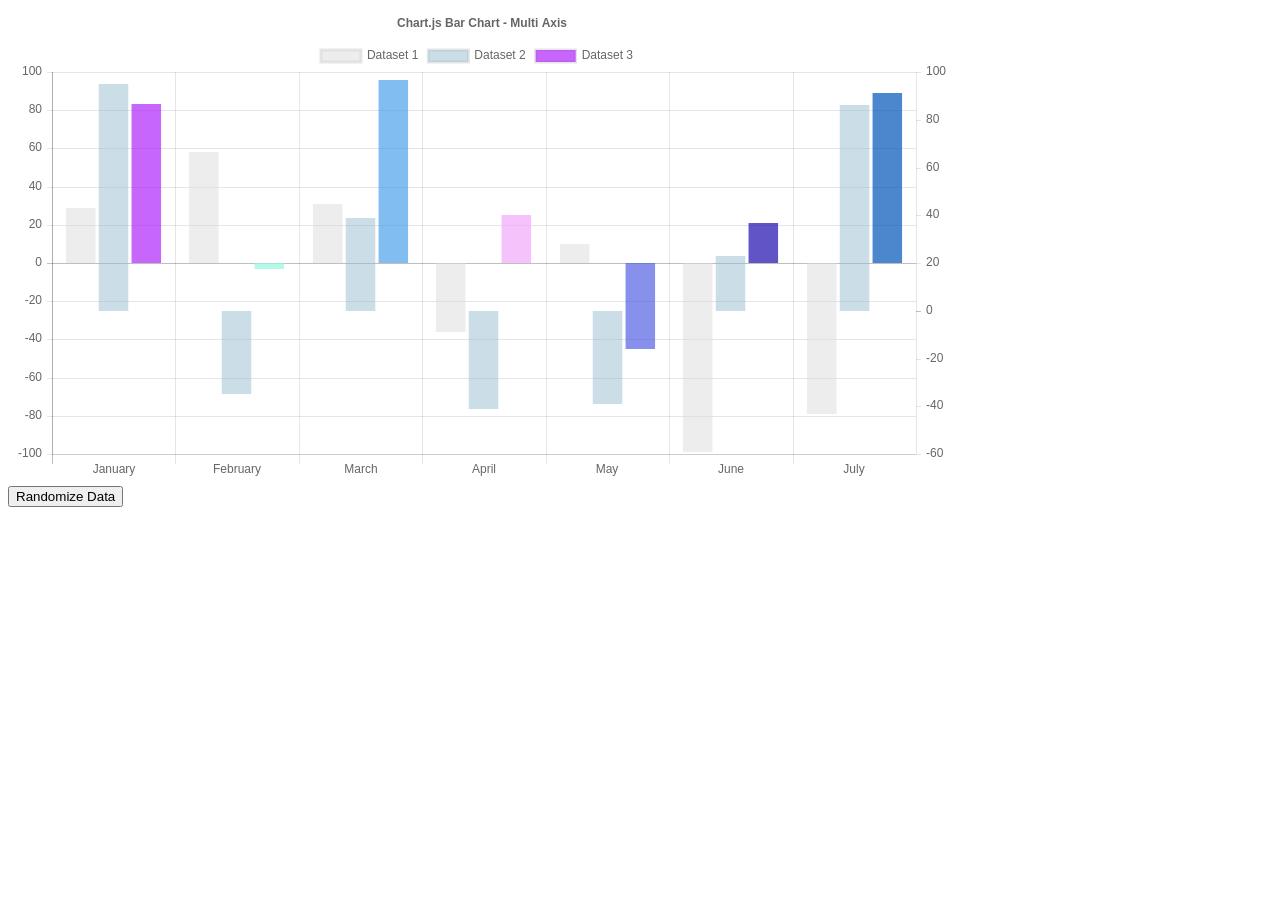
<file: chart.js/bar-multi-axis.html>
<!doctype html>
<html>

<head>
    <title>Bar Chart Multi Axis</title>
    <script src="http://cdnjs.cloudflare.com/ajax/libs/jquery/2.1.3/jquery.min.js"></script>
    <script src="../dist/Chart.bundle.js"></script>
    <style>
    canvas {
        -moz-user-select: none;
        -webkit-user-select: none;
        -ms-user-select: none;
    }
    </style>
</head>

<body>
    <div style="width: 75%">
        <canvas id="canvas"></canvas>
    </div>
    <button id="randomizeData">Randomize Data</button>
    <script>
    var randomScalingFactor = function() {
        return (Math.random() > 0.5 ? 1.0 : -1.0) * Math.round(Math.random() * 100);
    };
    var randomColorFactor = function() {
        return Math.round(Math.random() * 255);
    };
    var randomColor = function() {
        return 'rgba(' + randomColorFactor() + ',' + randomColorFactor() + ',' + randomColorFactor() + ',.7)';
    };

    var barChartData = {
        labels: ["January", "February", "March", "April", "May", "June", "July"],
        datasets: [{
            label: 'Dataset 1',
            backgroundColor: "rgba(220,220,220,0.5)",
            yAxisID: "y-axis-1",
            data: [randomScalingFactor(), randomScalingFactor(), randomScalingFactor(), randomScalingFactor(), randomScalingFactor(), randomScalingFactor(), randomScalingFactor()]
        }, {
            label: 'Dataset 2',
            backgroundColor: "rgba(151,187,205,0.5)",
            yAxisID: "y-axis-2",
            data: [randomScalingFactor(), randomScalingFactor(), randomScalingFactor(), randomScalingFactor(), randomScalingFactor(), randomScalingFactor(), randomScalingFactor()]
        }, {
            label: 'Dataset 3',
            backgroundColor: [randomColor(), randomColor(), randomColor(), randomColor(), randomColor(), randomColor(), randomColor()],
            yAxisID: "y-axis-1",
            data: [randomScalingFactor(), randomScalingFactor(), randomScalingFactor(), randomScalingFactor(), randomScalingFactor(), randomScalingFactor(), randomScalingFactor()]
        }]

    };
    window.onload = function() {
        var ctx = document.getElementById("canvas").getContext("2d");
        window.myBar = Chart.Bar(ctx, {
            data: barChartData, 
            options: {
                responsive: true,
                hoverMode: 'label',
                hoverAnimationDuration: 400,
                stacked: false,
                title:{
                    display:true,
                    text:"Chart.js Bar Chart - Multi Axis"
                },
                scales: {
                    yAxes: [{
                        type: "linear", // only linear but allow scale type registration. This allows extensions to exist solely for log scale for instance
                        display: true,
                        position: "left",
                        id: "y-axis-1",
                    }, {
                        type: "linear", // only linear but allow scale type registration. This allows extensions to exist solely for log scale for instance
                        display: true,
                        position: "right",
                        id: "y-axis-2",
                        gridLines: {
                            drawOnChartArea: false
                        }
                    }],
                }
            }
        });
    };

    $('#randomizeData').click(function() {
        $.each(barChartData.datasets, function(i, dataset) {
            if (Chart.helpers.isArray(dataset.backgroundColor)) {
                dataset.backgroundColor= [randomColor(), randomColor(), randomColor(), randomColor(), randomColor(), randomColor(), randomColor()];
            } else {
                dataset.backgroundColor= randomColor();
            }

            dataset.data = [randomScalingFactor(), randomScalingFactor(), randomScalingFactor(), randomScalingFactor(), randomScalingFactor(), randomScalingFactor(), randomScalingFactor()];

        });
        window.myBar.update();
    });
    </script>
</body>

</html>
</file>
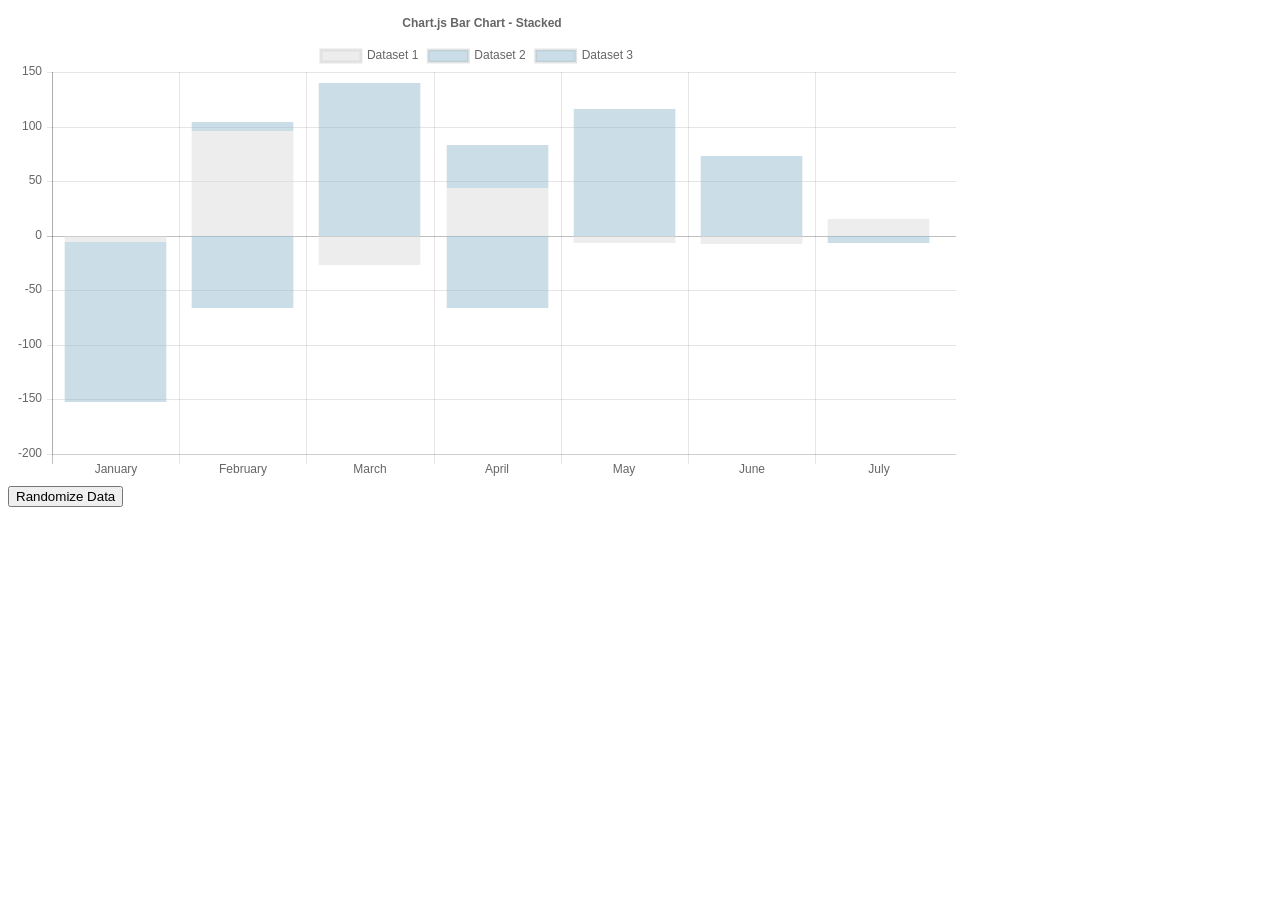
<file: chart.js/bar-stacked.html>
<!doctype html>
<html>

<head>
    <title>Stacked Bar Chart</title>
    <script src="http://cdnjs.cloudflare.com/ajax/libs/jquery/2.1.3/jquery.min.js"></script>
    <script src="../dist/Chart.bundle.js"></script>
    <style>
    canvas {
        -moz-user-select: none;
        -webkit-user-select: none;
        -ms-user-select: none;
    }
    </style>
</head>

<body>
    <div style="width: 75%">
        <canvas id="canvas"></canvas>
    </div>
    <button id="randomizeData">Randomize Data</button>
    <script>
        var randomScalingFactor = function() {
            return (Math.random() > 0.5 ? 1.0 : -1.0) * Math.round(Math.random() * 100);
        };
        var randomColorFactor = function() {
            return Math.round(Math.random() * 255);
        };

        var barChartData = {
            labels: ["January", "February", "March", "April", "May", "June", "July"],
            datasets: [{
                label: 'Dataset 1',
                backgroundColor: "rgba(220,220,220,0.5)",
                data: [randomScalingFactor(), randomScalingFactor(), randomScalingFactor(), randomScalingFactor(), randomScalingFactor(), randomScalingFactor(), randomScalingFactor()]
            }, {
                label: 'Dataset 2',
                backgroundColor: "rgba(151,187,205,0.5)",
                data: [randomScalingFactor(), randomScalingFactor(), randomScalingFactor(), randomScalingFactor(), randomScalingFactor(), randomScalingFactor(), randomScalingFactor()]
            }, {
                label: 'Dataset 3',
                backgroundColor: "rgba(151,187,205,0.5)",
                data: [randomScalingFactor(), randomScalingFactor(), randomScalingFactor(), randomScalingFactor(), randomScalingFactor(), randomScalingFactor(), randomScalingFactor()]
            }]

        };
        window.onload = function() {
            var ctx = document.getElementById("canvas").getContext("2d");
            window.myBar = new Chart(ctx, {
                type: 'bar',
                data: barChartData,
                options: {
                    title:{
                        display:true,
                        text:"Chart.js Bar Chart - Stacked"
                    },
                    tooltips: {
                        mode: 'label'
                    },
                    responsive: true,
                    scales: {
                        xAxes: [{
                            stacked: true,
                        }],
                        yAxes: [{
                            stacked: true
                        }]
                    }
                }
            });
        };

        $('#randomizeData').click(function() {
            $.each(barChartData.datasets, function(i, dataset) {
                dataset.backgroundColor = 'rgba(' + randomColorFactor() + ',' + randomColorFactor() + ',' + randomColorFactor() + ',.7)';
                dataset.data = [randomScalingFactor(), randomScalingFactor(), randomScalingFactor(), randomScalingFactor(), randomScalingFactor(), randomScalingFactor(), randomScalingFactor()];

            });
            window.myBar.update();
        });
    </script>
</body>

</html>
</file>
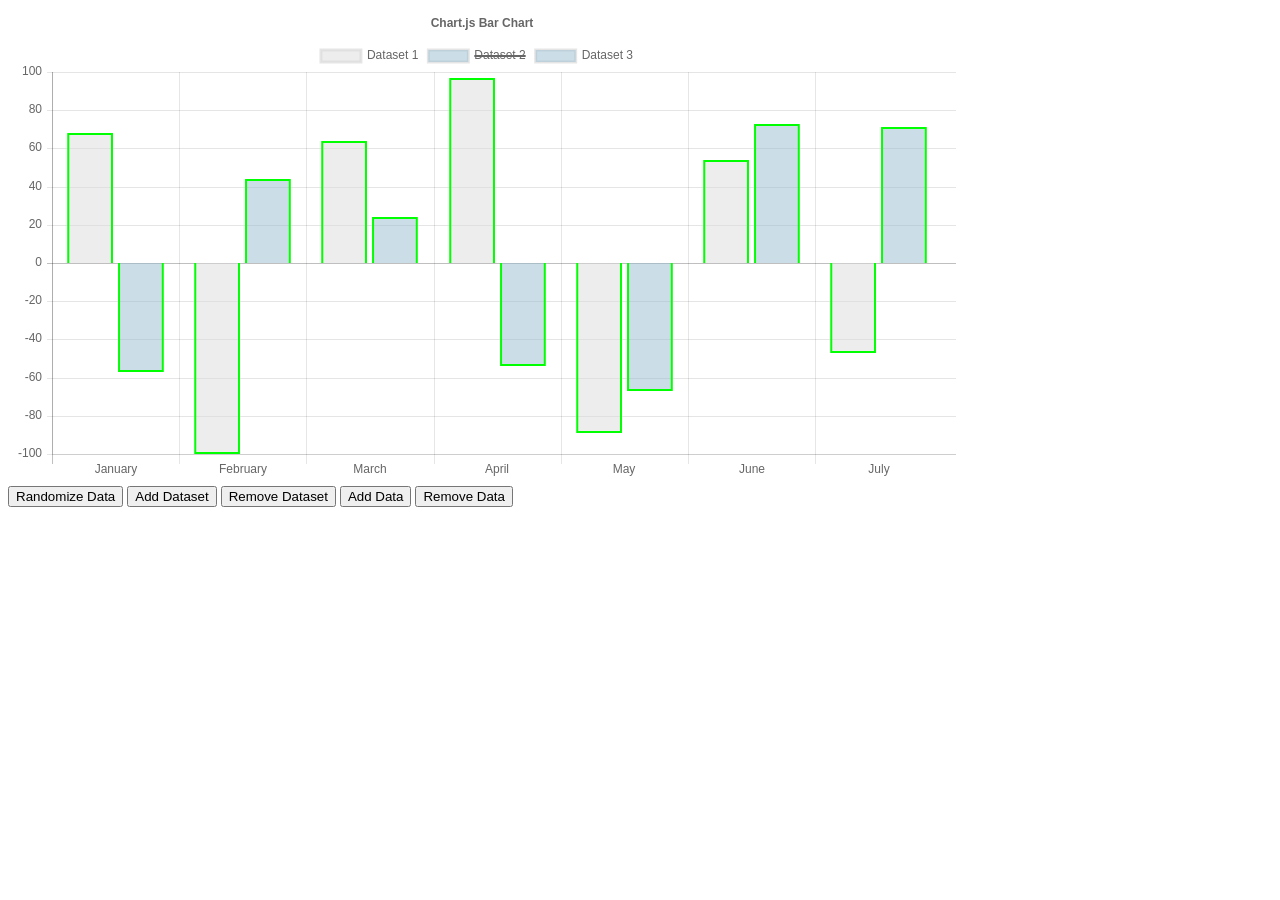
<file: chart.js/bar.html>
<!doctype html>
<html>

<head>
    <title>Bar Chart</title>
    <script src="http://cdnjs.cloudflare.com/ajax/libs/jquery/2.1.3/jquery.min.js"></script>
    <script src="../dist/Chart.bundle.js"></script>
    <style>
    canvas {
        -moz-user-select: none;
        -webkit-user-select: none;
        -ms-user-select: none;
    }
    </style>
</head>

<body>
    <div id="container" style="width: 75%;">
        <canvas id="canvas"></canvas>
    </div>
    <button id="randomizeData">Randomize Data</button>
    <button id="addDataset">Add Dataset</button>
    <button id="removeDataset">Remove Dataset</button>
    <button id="addData">Add Data</button>
    <button id="removeData">Remove Data</button>
    <script>
        var MONTHS = ["January", "February", "March", "April", "May", "June", "July", "August", "September", "October", "November", "December"];

        var randomScalingFactor = function() {
            return (Math.random() > 0.5 ? 1.0 : -1.0) * Math.round(Math.random() * 100);
        };
        var randomColorFactor = function() {
            return Math.round(Math.random() * 255);
        };
        var randomColor = function() {
            return 'rgba(' + randomColorFactor() + ',' + randomColorFactor() + ',' + randomColorFactor() + ',.7)';
        };

        var barChartData = {
            labels: ["January", "February", "March", "April", "May", "June", "July"],
            datasets: [{
                label: 'Dataset 1',
                backgroundColor: "rgba(220,220,220,0.5)",
                data: [randomScalingFactor(), randomScalingFactor(), randomScalingFactor(), randomScalingFactor(), randomScalingFactor(), randomScalingFactor(), randomScalingFactor()]
            }, {
                hidden: true,
                label: 'Dataset 2',
                backgroundColor: "rgba(151,187,205,0.5)",
                data: [randomScalingFactor(), randomScalingFactor(), randomScalingFactor(), randomScalingFactor(), randomScalingFactor(), randomScalingFactor(), randomScalingFactor()]
            }, {
                label: 'Dataset 3',
                backgroundColor: "rgba(151,187,205,0.5)",
                data: [randomScalingFactor(), randomScalingFactor(), randomScalingFactor(), randomScalingFactor(), randomScalingFactor(), randomScalingFactor(), randomScalingFactor()]
            }]

        };

        window.onload = function() {
            var ctx = document.getElementById("canvas").getContext("2d");
            window.myBar = new Chart(ctx, {
                type: 'bar',
                data: barChartData,
                options: {
                    // Elements options apply to all of the options unless overridden in a dataset
                    // In this case, we are setting the border of each bar to be 2px wide and green
                    elements: {
                        rectangle: {
                            borderWidth: 2,
                            borderColor: 'rgb(0, 255, 0)',
                            borderSkipped: 'bottom'
                        }
                    },
                    responsive: true,
                    legend: {
                        position: 'top',
                    },
                    title: {
                        display: true,
                        text: 'Chart.js Bar Chart'
                    }
                }
            });

        };

        $('#randomizeData').click(function() {
            var zero = Math.random() < 0.2 ? true : false;
            $.each(barChartData.datasets, function(i, dataset) {
                dataset.backgroundColor = randomColor();
                dataset.data = dataset.data.map(function() {
                    return zero ? 0.0 : randomScalingFactor();
                });

            });
            window.myBar.update();
        });

        $('#addDataset').click(function() {
            var newDataset = {
                label: 'Dataset ' + barChartData.datasets.length,
                backgroundColor: randomColor(),
                data: []
            };

            for (var index = 0; index < barChartData.labels.length; ++index) {
                newDataset.data.push(randomScalingFactor());
            }

            barChartData.datasets.push(newDataset);
            window.myBar.update();
        });

        $('#addData').click(function() {
            if (barChartData.datasets.length > 0) {
                var month = MONTHS[barChartData.labels.length % MONTHS.length];
                barChartData.labels.push(month);

                for (var index = 0; index < barChartData.datasets.length; ++index) {
                    //window.myBar.addData(randomScalingFactor(), index);
                    barChartData.datasets[index].data.push(randomScalingFactor());
                }

                window.myBar.update();
            }
        });

        $('#removeDataset').click(function() {
            barChartData.datasets.splice(0, 1);
            window.myBar.update();
        });

        $('#removeData').click(function() {
            barChartData.labels.splice(-1, 1); // remove the label first

            barChartData.datasets.forEach(function(dataset, datasetIndex) {
                dataset.data.pop();
            });

            window.myBar.update();
        });
    </script>
</body>

</html>
</file>
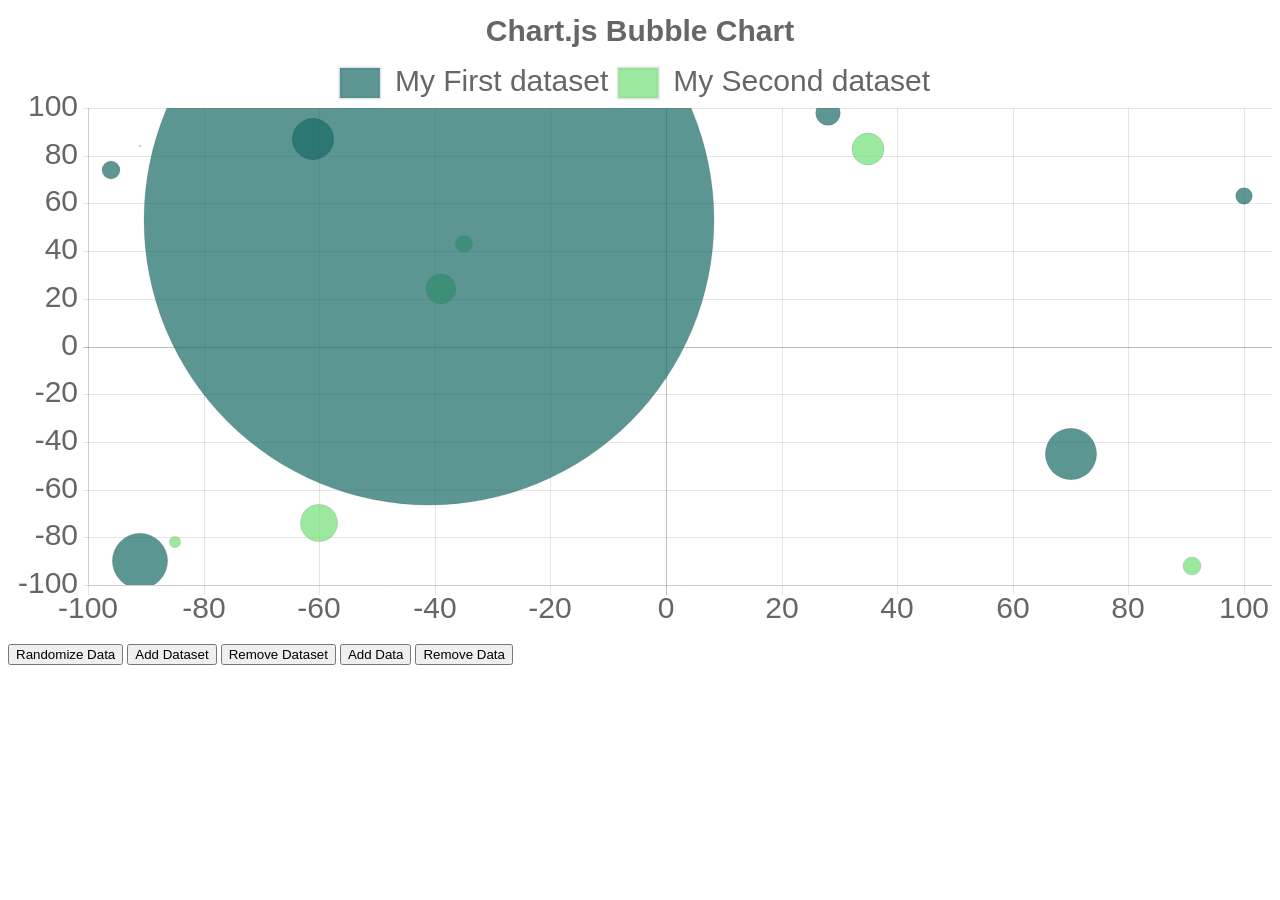
<file: chart.js/bubble.html>
<!doctype html>
<html>

<head>
    <title>Bubble Chart</title>
    <script src="http://cdnjs.cloudflare.com/ajax/libs/jquery/2.1.3/jquery.min.js"></script>
    <script src="../dist/Chart.bundle.js"></script>
    <style type="text/css">
    canvas{
        -moz-user-select: none;
        -webkit-user-select: none;
        -ms-user-select: none;
    }
    </style>
</head>

<body>
    <div id="container" style="width: 100%;">
        <canvas id="canvas"></canvas>
    </div>
    <button id="randomizeData">Randomize Data</button>
    <button id="addDataset">Add Dataset</button>
    <button id="removeDataset">Remove Dataset</button>
    <button id="addData">Add Data</button>
    <button id="removeData">Remove Data</button>
    <script>
        var DEFAULT_DATASET_SIZE = 7;

        var addedCount = 0;

        var randomScalingFactor = function() {
            return (Math.random() > 0.5 ? 1.0 : -1.0) * Math.round(Math.random() * 100);
        };
        var randomColorFactor = function() {
            return Math.round(Math.random() * 255);
        };
        var randomColor = function() {
            return 'rgba(' + randomColorFactor() + ',' + randomColorFactor() + ',' + randomColorFactor() + ',.7)';
        };

        var bubbleChartData = {
            animation: {
                duration: 10000
            },
            datasets: [{
                label: "My First dataset",
                backgroundColor: randomColor(),
                data: [{
                    x: randomScalingFactor(),
                    y: randomScalingFactor(),
                    r: Math.abs(randomScalingFactor()) / 3,
                }, {
                    x: randomScalingFactor(),
                    y: randomScalingFactor(),
                    r: Math.abs(randomScalingFactor()) / 3,
                }, {
                    x: randomScalingFactor(),
                    y: randomScalingFactor(),
                    r: Math.abs(randomScalingFactor()) * 3,
                }, {
                    x: randomScalingFactor(),
                    y: randomScalingFactor(),
                    r: Math.abs(randomScalingFactor()) / 3,
                }, {
                    x: randomScalingFactor(),
                    y: randomScalingFactor(),
                    r: Math.abs(randomScalingFactor()) / 3,
                }, {
                    x: randomScalingFactor(),
                    y: randomScalingFactor(),
                    r: Math.abs(randomScalingFactor()) / 3,
                }, {
                    x: randomScalingFactor(),
                    y: randomScalingFactor(),
                    r: Math.abs(randomScalingFactor()) / 3,
                }]
            }, {
                label: "My Second dataset",
                backgroundColor: randomColor(),
                data: [{
                    x: randomScalingFactor(),
                    y: randomScalingFactor(),
                    r: Math.abs(randomScalingFactor()) / 5,
                }, {
                    x: randomScalingFactor(),
                    y: randomScalingFactor(),
                    r: Math.abs(randomScalingFactor()) / 5,
                }, {
                    x: randomScalingFactor(),
                    y: randomScalingFactor(),
                    r: Math.abs(randomScalingFactor()) / 5,
                }, {
                    x: randomScalingFactor(),
                    y: randomScalingFactor(),
                    r: Math.abs(randomScalingFactor()) / 5,
                }, {
                    x: randomScalingFactor(),
                    y: randomScalingFactor(),
                    r: Math.abs(randomScalingFactor()) / 5,
                }, {
                    x: randomScalingFactor(),
                    y: randomScalingFactor(),
                    r: Math.abs(randomScalingFactor()) / 5,
                }, {
                    x: randomScalingFactor(),
                    y: randomScalingFactor(),
                    r: Math.abs(randomScalingFactor()) / 5,
                }]
            }]
        };

        window.onload = function () {
            Chart.defaults.global.defaultFontSize = 30;//
            var ctx = document.getElementById("canvas").getContext("2d");
            window.myChart = new Chart(ctx, {
                type: 'bubble',
                data: bubbleChartData,
                options: {
                    responsive: true,
                    title:{
                        display:true,
                        text:'Chart.js Bubble Chart'
                    },
                }
            });
        };

        $('#randomizeData').click(function() {
            var zero = Math.random() < 0.2 ? true : false;
            $.each(bubbleChartData.datasets, function(i, dataset) {
                dataset.backgroundColor = randomColor();
                dataset.data = dataset.data.map(function() {
                    return {
                        x: randomScalingFactor(),
                        y: randomScalingFactor(),
                        r: Math.abs(randomScalingFactor()) / 5,
                    };
                });
            });
            window.myChart.update();
        });

        $('#addDataset').click(function() {
            ++addedCount;
            var newDataset = {
                label: "My added dataset " + addedCount,
                backgroundColor: randomColor(),
                data: []
            };

            for (var index = 0; index < DEFAULT_DATASET_SIZE; ++index) {
                newDataset.data.push({
                    x: randomScalingFactor(),
                    y: randomScalingFactor(),
                    r: Math.abs(randomScalingFactor()) / 5,
                });
            }

            bubbleChartData.datasets.push(newDataset);
            window.myChart.update();
        });

        $('#addData').click(function() {
            if (bubbleChartData.datasets.length > 0) {
                for (var index = 0; index < bubbleChartData.datasets.length; ++index) {
                    bubbleChartData.datasets[index].data.push({
                        x: randomScalingFactor(),
                        y: randomScalingFactor(),
                        r: Math.abs(randomScalingFactor()) / 5,
                    });
                }

                window.myChart.update();
            }
        });

        $('#removeDataset').click(function() {
            bubbleChartData.datasets.splice(0, 1);
            window.myChart.update();
        });

        $('#removeData').click(function() {

            bubbleChartData.datasets.forEach(function(dataset, datasetIndex) {
                dataset.data.pop();
            });

            window.myChart.update();
        });
    </script>
</body>

</html>
</file>
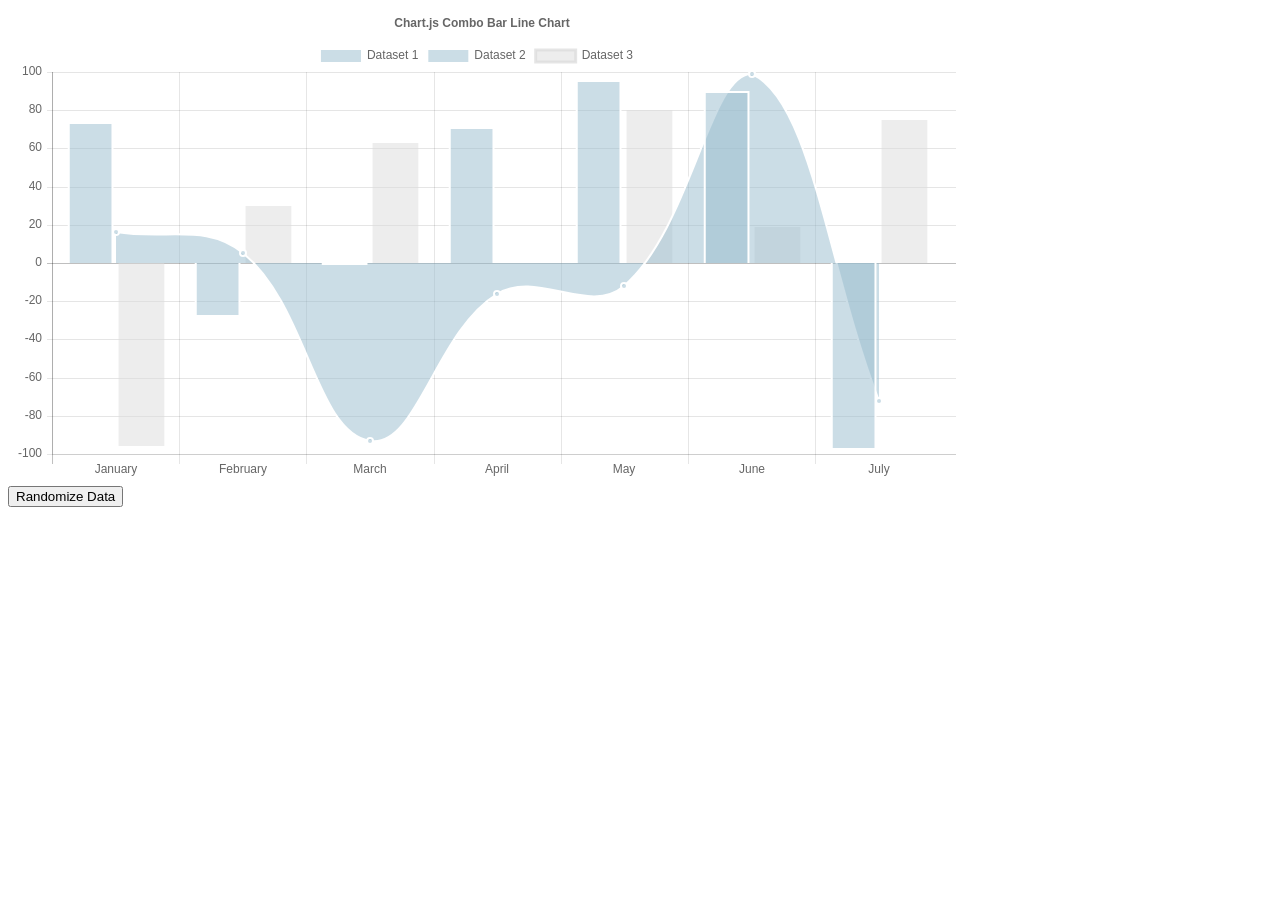
<file: chart.js/combo-bar-line.html>
<!doctype html>
<html>

<head>
    <title>Combo Bar-Line Chart</title>
    <script src="http://cdnjs.cloudflare.com/ajax/libs/jquery/2.1.3/jquery.min.js"></script>
    <script src="../dist/Chart.bundle.js"></script>
    <style>
    canvas {
        -moz-user-select: none;
        -webkit-user-select: none;
        -ms-user-select: none;
    }
    </style>
</head>

<body>
    <div style="width: 75%">
        <canvas id="canvas"></canvas>
    </div>
    <button id="randomizeData">Randomize Data</button>
    <script>
        var randomScalingFactor = function() {
            return (Math.random() > 0.5 ? 1.0 : -1.0) * Math.round(Math.random() * 100);
        };
        var randomColorFactor = function() {
            return Math.round(Math.random() * 255);
        };

        var barChartData = {
            labels: ["January", "February", "March", "April", "May", "June", "July"],
            datasets: [{
                type: 'bar',
                label: 'Dataset 1',
                backgroundColor: "rgba(151,187,205,0.5)",
                data: [randomScalingFactor(), randomScalingFactor(), randomScalingFactor(), randomScalingFactor(), randomScalingFactor(), randomScalingFactor(), randomScalingFactor()],
                borderColor: 'white',
                borderWidth: 2
            }, {
                type: 'line',
                label: 'Dataset 2',
                backgroundColor: "rgba(151,187,205,0.5)",
                data: [randomScalingFactor(), randomScalingFactor(), randomScalingFactor(), randomScalingFactor(), randomScalingFactor(), randomScalingFactor(), randomScalingFactor()],
                borderColor: 'white',
                borderWidth: 2
            }, {
                type: 'bar',
                label: 'Dataset 3',
                backgroundColor: "rgba(220,220,220,0.5)",
                data: [randomScalingFactor(), randomScalingFactor(), randomScalingFactor(), randomScalingFactor(), randomScalingFactor(), randomScalingFactor(), randomScalingFactor()]
            }, ]

        };
        window.onload = function() {
            var ctx = document.getElementById("canvas").getContext("2d");
            window.myBar = new Chart(ctx, {
                type: 'bar',
                data: barChartData,
                options: {
                    responsive: true,
                    title: {
                        display: true,
                        text: 'Chart.js Combo Bar Line Chart'
                    }
                }
            });
        };

        $('#randomizeData').click(function() {
            $.each(barChartData.datasets, function(i, dataset) {
                dataset.backgroundColor = 'rgba(' + randomColorFactor() + ',' + randomColorFactor() + ',' + randomColorFactor() + ',.7)';
                dataset.data = [randomScalingFactor(), randomScalingFactor(), randomScalingFactor(), randomScalingFactor(), randomScalingFactor(), randomScalingFactor(), randomScalingFactor()];

            });
            window.myBar.update();
        });
    </script>
</body>

</html>
</file>
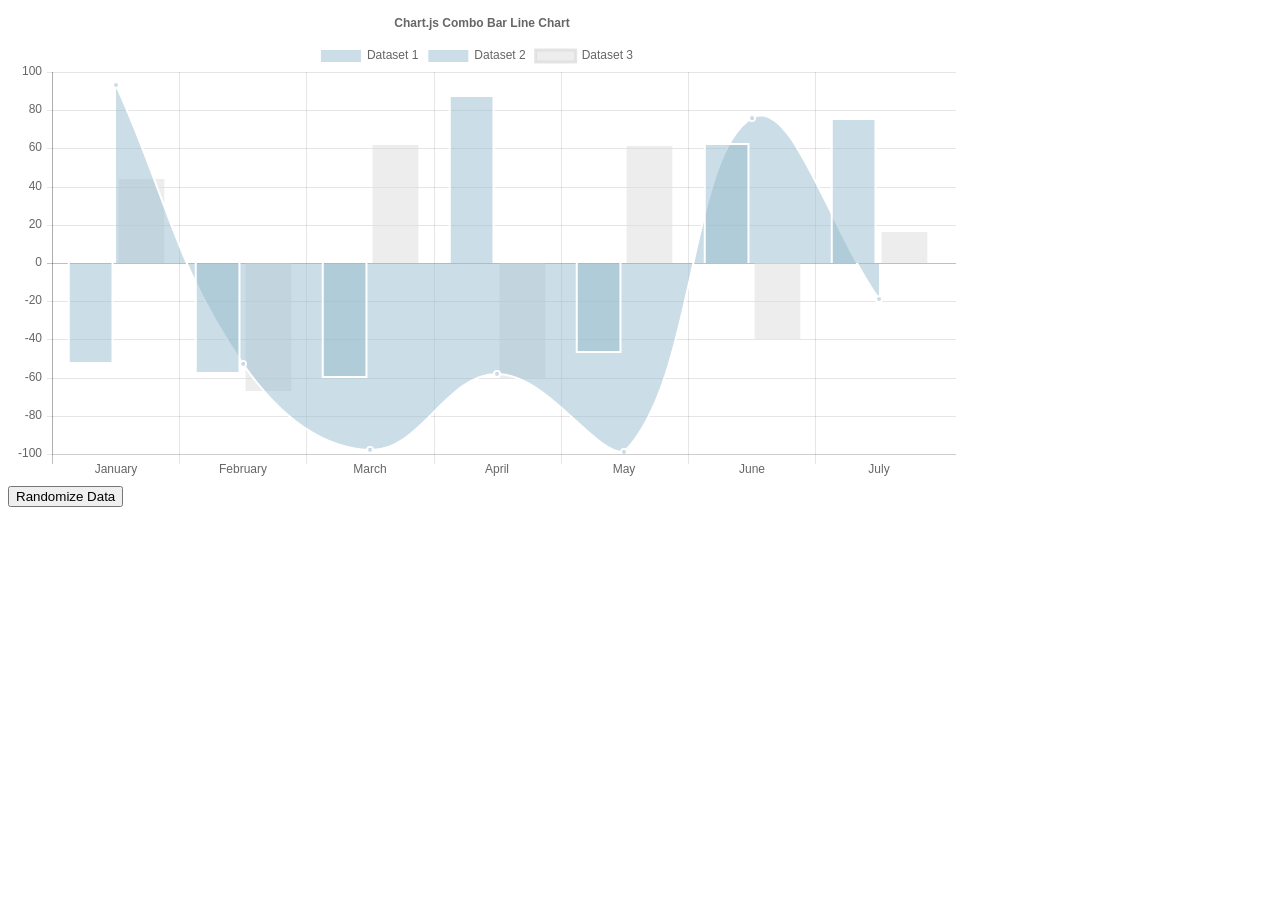
<file: chart.js/data_label_combo-bar-line.html>
<!doctype html>
<html>

<head>
    <title>Combo Bar-Line Chart</title>
    <script src="http://cdnjs.cloudflare.com/ajax/libs/jquery/2.1.3/jquery.min.js"></script>
    <script src="../dist/Chart.bundle.js"></script>
    <style>
    canvas {
        -moz-user-select: none;
        -webkit-user-select: none;
        -ms-user-select: none;
    }
    </style>
</head>

<body>
    <div style="width: 75%">
        <canvas id="canvas"></canvas>
    </div>
    <button id="randomizeData">Randomize Data</button>
    <script>
        var randomScalingFactor = function() {
            return (Math.random() > 0.5 ? 1.0 : -1.0) * Math.round(Math.random() * 100);
        };
        var randomColorFactor = function() {
            return Math.round(Math.random() * 255);
        };

        var barChartData = {
            labels: ["January", "February", "March", "April", "May", "June", "July"],
            datasets: [{
                type: 'bar',
                label: 'Dataset 1',
                backgroundColor: "rgba(151,187,205,0.5)",
                data: [randomScalingFactor(), randomScalingFactor(), randomScalingFactor(), randomScalingFactor(), randomScalingFactor(), randomScalingFactor(), randomScalingFactor()],
                borderColor: 'white',
                borderWidth: 2
            }, {
                type: 'line',
                label: 'Dataset 2',
                backgroundColor: "rgba(151,187,205,0.5)",
                data: [randomScalingFactor(), randomScalingFactor(), randomScalingFactor(), randomScalingFactor(), randomScalingFactor(), randomScalingFactor(), randomScalingFactor()],
                borderColor: 'white',
                borderWidth: 2
            }, {
                type: 'bar',
                label: 'Dataset 3',
                backgroundColor: "rgba(220,220,220,0.5)",
                data: [randomScalingFactor(), randomScalingFactor(), randomScalingFactor(), randomScalingFactor(), randomScalingFactor(), randomScalingFactor(), randomScalingFactor()]
            }, ]

        };
        window.onload = function() {
            var ctx = document.getElementById("canvas").getContext("2d");
            window.myBar = new Chart(ctx, {
                type: 'bar',
                data: barChartData,
                options: {
                    responsive: true,
                    title: {
                        display: true,
                        text: 'Chart.js Combo Bar Line Chart'
                    },
                    animation: {
                        onComplete: function () {
                            var chartInstance = this.chart;
                            var ctx = chartInstance.ctx;
                            ctx.textAlign = "center";

                            Chart.helpers.each(this.data.datasets.forEach(function (dataset, i) {
                                var meta = chartInstance.controller.getDatasetMeta(i);
                                Chart.helpers.each(meta.data.forEach(function (bar, index) {
                                    ctx.fillText(dataset.data[index], bar._model.x, bar._model.y - 10);
                                }),this)
                            }),this);
                        }
                    }
                }
            });
        };

        $('#randomizeData').click(function() {
            $.each(barChartData.datasets, function(i, dataset) {
                dataset.backgroundColor = 'rgba(' + randomColorFactor() + ',' + randomColorFactor() + ',' + randomColorFactor() + ',.7)';
                dataset.data = [randomScalingFactor(), randomScalingFactor(), randomScalingFactor(), randomScalingFactor(), randomScalingFactor(), randomScalingFactor(), randomScalingFactor()];

            });
            window.myBar.update();
        });
    </script>
</body>

</html>
</file>
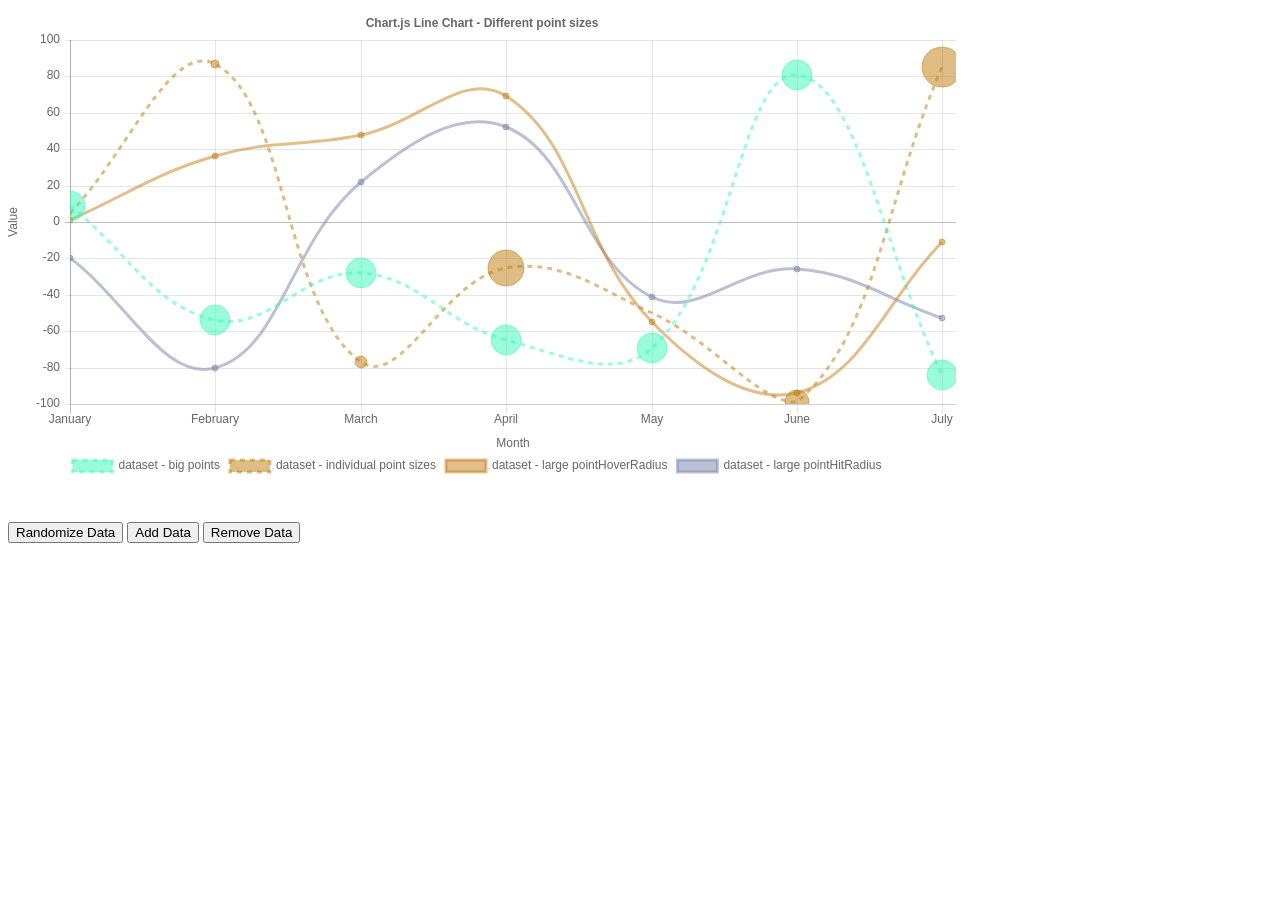
<file: chart.js/different-point-sizes.html>
<!doctype html>
<html>

<head>
    <title>Line Chart</title>
    <script src="../dist/Chart.bundle.js"></script>
    <script src="http://cdnjs.cloudflare.com/ajax/libs/jquery/2.1.3/jquery.min.js"></script>
    <style>
        canvas {
            -moz-user-select: none;
            -webkit-user-select: none;
            -ms-user-select: none;
        }
    </style>
</head>

<body>
    <div style="width:75%;">
        <canvas id="canvas"></canvas>
    </div>
    <br>
    <br>
    <button id="randomizeData">Randomize Data</button>
    <button id="addData">Add Data</button>
    <button id="removeData">Remove Data</button>
    <script>
        var MONTHS = ["January", "February", "March", "April", "May", "June", "July", "August", "September", "October", "November", "December"];
        var randomScalingFactor = function() {
            return Math.round(Math.random() * 100 * (Math.random() > 0.5 ? -1 : 1));
        };
        var randomColorFactor = function() {
            return Math.round(Math.random() * 255);
        };
        var randomColor = function(opacity) {
            return 'rgba(' + randomColorFactor() + ',' + randomColorFactor() + ',' + randomColorFactor() + ',' + (opacity || '.3') + ')';
        };

        var config = {
            type: 'line',
            data: {
                labels: ["January", "February", "March", "April", "May", "June", "July"],
                datasets: [{
                    label: "dataset - big points",
                    data: [randomScalingFactor(), randomScalingFactor(), randomScalingFactor(), randomScalingFactor(), randomScalingFactor(), randomScalingFactor(), randomScalingFactor()],
                    fill: false,
                    borderDash: [5, 5],
                    pointRadius: 15,
                    pointHoverRadius: 10,
                }, {
                    label: "dataset - individual point sizes",
                    data: [randomScalingFactor(), randomScalingFactor(), randomScalingFactor(), randomScalingFactor(), randomScalingFactor(), randomScalingFactor(), randomScalingFactor()],
                    fill: false,
                    borderDash: [5, 5],
                    pointRadius: [2, 4, 6, 18, 0, 12, 20],
                }, {
                    label: "dataset - large pointHoverRadius",
                    data: [randomScalingFactor(), randomScalingFactor(), randomScalingFactor(), randomScalingFactor(), randomScalingFactor(), randomScalingFactor(), randomScalingFactor()],
                    fill: false,
                    pointHoverRadius: 30,
                }, {
                    label: "dataset - large pointHitRadius",
                    data: [randomScalingFactor(), randomScalingFactor(), randomScalingFactor(), randomScalingFactor(), randomScalingFactor(), randomScalingFactor(), randomScalingFactor()],
                    fill: false,
                    pointHitRadius: 20,
                }]
            },
            options: {
                responsive: true,
                legend: {
                    position: 'bottom',
                },
                hover: {
                    mode: 'label'
                },
                scales: {
                    xAxes: [{
                        display: true,
                        scaleLabel: {
                            display: true,
                            labelString: 'Month'
                        }
                    }],
                    yAxes: [{
                        display: true,
                        scaleLabel: {
                            display: true,
                            labelString: 'Value'
                        }
                    }]
                },
                title: {
                    display: true,
                    text: 'Chart.js Line Chart - Different point sizes'
                }
            }
        };

        $.each(config.data.datasets, function(i, dataset) {
            var background = randomColor(0.5);
            dataset.borderColor = background;
            dataset.backgroundColor = background;
            dataset.pointBorderColor = background;
            dataset.pointBackgroundColor = background;
            dataset.pointBorderWidth = 1;
        });

        window.onload = function() {
            var ctx = document.getElementById("canvas").getContext("2d");
            window.myLine = new Chart(ctx, config);
        };

        $('#randomizeData').click(function() {
            $.each(config.data.datasets, function(i, dataset) {
                dataset.data = dataset.data.map(function() {
                    return randomScalingFactor();
                });

            });

            window.myLine.update();
        });

        $('#addData').click(function() {
            if (config.data.datasets.length > 0) {
                var month = MONTHS[config.data.labels.length % MONTHS.length];
                config.data.labels.push(month);

                $.each(config.data.datasets, function(i, dataset) {
                    dataset.data.push(randomScalingFactor());
                    if (Array.isArray(dataset.pointRadius)) {
                      dataset.pointRadius.push(Math.random() * 30);
                    }
                });

                window.myLine.update();
            }
        });

        $('#removeData').click(function() {
            config.data.labels.splice(-1, 1); // remove the label first

            config.data.datasets.forEach(function(dataset, datasetIndex) {
                dataset.data.pop();
                if (Array.isArray(dataset.pointRadius)) {
                  dataset.pointRadius.pop();
                }
            });

            window.myLine.update();
        });
    </script>
</body>

</html>
</file>
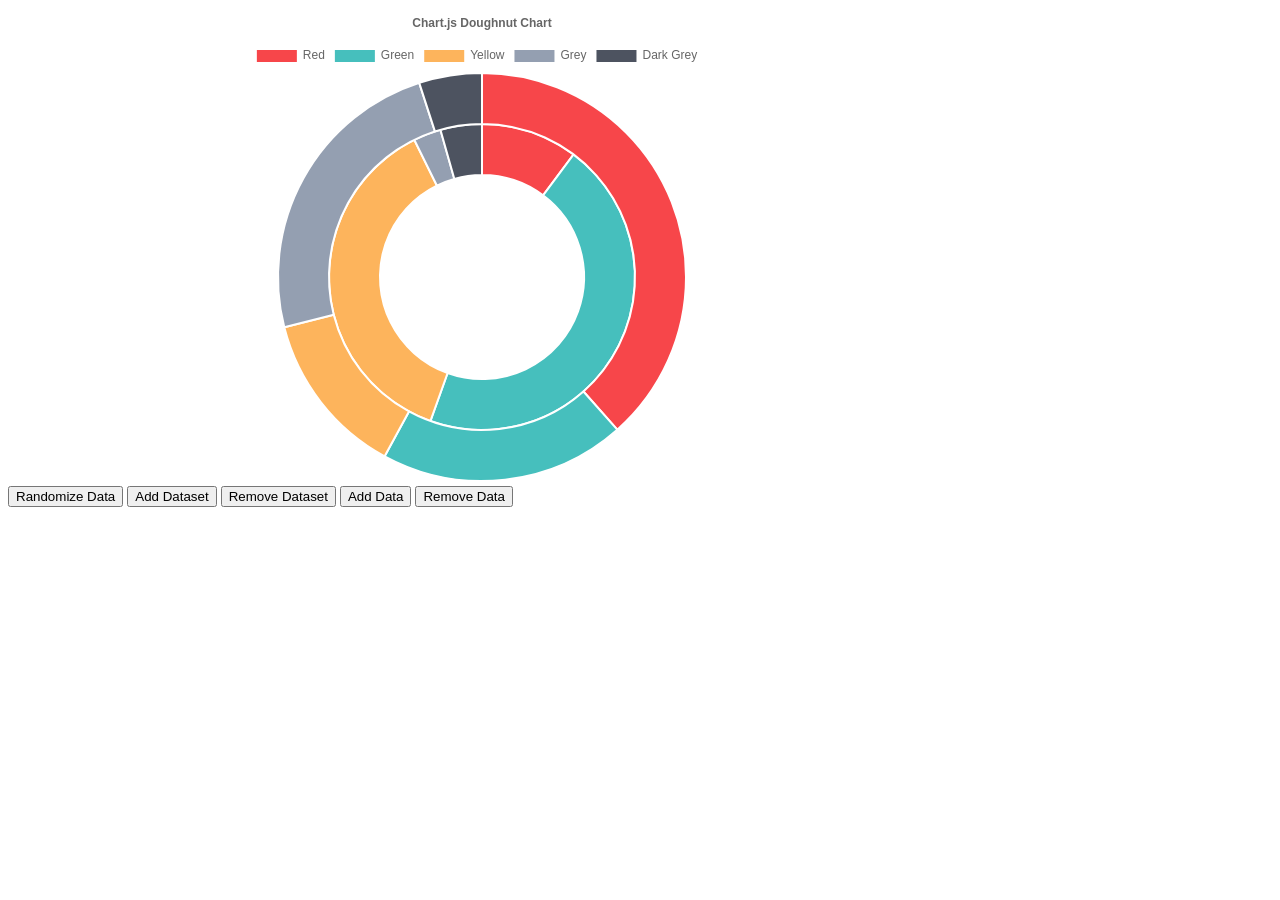
<file: chart.js/doughnut.html>
<!doctype html>
<html>

<head>
    <title>Doughnut Chart</title>
    <script src="../dist/Chart.bundle.js"></script>
    <script src="http://cdnjs.cloudflare.com/ajax/libs/jquery/2.1.3/jquery.min.js"></script>
    <style>
    canvas {
        -moz-user-select: none;
        -webkit-user-select: none;
        -ms-user-select: none;
    }
    </style>
</head>

<body>
    <div id="canvas-holder" style="width:75%">
        <canvas id="chart-area" />
    </div>
    <button id="randomizeData">Randomize Data</button>
    <button id="addDataset">Add Dataset</button>
    <button id="removeDataset">Remove Dataset</button>
    <button id="addData">Add Data</button>
    <button id="removeData">Remove Data</button>
    <script>
    var randomScalingFactor = function() {
        return Math.round(Math.random() * 100);
    };
    var randomColorFactor = function() {
        return Math.round(Math.random() * 255);
    };
    var randomColor = function(opacity) {
        return 'rgba(' + randomColorFactor() + ',' + randomColorFactor() + ',' + randomColorFactor() + ',' + (opacity || '.3') + ')';
    };

    var config = {
        type: 'doughnut',
        data: {
            datasets: [{
                data: [
                    randomScalingFactor(),
                    randomScalingFactor(),
                    randomScalingFactor(),
                    randomScalingFactor(),
                    randomScalingFactor(),
                ],
                backgroundColor: [
                    "#F7464A",
                    "#46BFBD",
                    "#FDB45C",
                    "#949FB1",
                    "#4D5360",
                ],
                label: 'Dataset 1'
            }, {
                hidden: true,
                data: [
                    randomScalingFactor(),
                    randomScalingFactor(),
                    randomScalingFactor(),
                    randomScalingFactor(),
                    randomScalingFactor(),
                ],
                backgroundColor: [
                    "#F7464A",
                    "#46BFBD",
                    "#FDB45C",
                    "#949FB1",
                    "#4D5360",
                ],
                label: 'Dataset 2'
            }, {
                data: [
                    randomScalingFactor(),
                    randomScalingFactor(),
                    randomScalingFactor(),
                    randomScalingFactor(),
                    randomScalingFactor(),
                ],
                backgroundColor: [
                    "#F7464A",
                    "#46BFBD",
                    "#FDB45C",
                    "#949FB1",
                    "#4D5360",
                ],
                label: 'Dataset 3'
            }],
            labels: [
                "Red",
                "Green",
                "Yellow",
                "Grey",
                "Dark Grey"
            ]
        },
        options: {
            responsive: true,
            legend: {
                position: 'top',
            },
            title: {
                display: true,
                text: 'Chart.js Doughnut Chart'
            },
            animation: {
                animateScale: true,
                animateRotate: true
            }
        }
    };

    window.onload = function() {
        var ctx = document.getElementById("chart-area").getContext("2d");
        window.myDoughnut = new Chart(ctx, config);
    };

    $('#randomizeData').click(function() {
        $.each(config.data.datasets, function(i, dataset) {
            dataset.data = dataset.data.map(function() {
                return randomScalingFactor();
            });

            dataset.backgroundColor = dataset.backgroundColor.map(function() {
                return randomColor(0.7);
            });
        });

        window.myDoughnut.update();
    });

    $('#addDataset').click(function() {
        var newDataset = {
            backgroundColor: [],
            data: [],
            label: 'New dataset ' + config.data.datasets.length,
        };

        for (var index = 0; index < config.data.labels.length; ++index) {
            newDataset.data.push(randomScalingFactor());
            newDataset.backgroundColor.push(randomColor(0.7));
        }

        config.data.datasets.push(newDataset);
        window.myDoughnut.update();
    });

    $('#addData').click(function() {
        if (config.data.datasets.length > 0) {
            config.data.labels.push('data #' + config.data.labels.length);

            $.each(config.data.datasets, function(index, dataset) {
                dataset.data.push(randomScalingFactor());
                dataset.backgroundColor.push(randomColor(0.7));
            });

            window.myDoughnut.update();
        }
    });

    $('#removeDataset').click(function() {
        config.data.datasets.splice(0, 1);
        window.myDoughnut.update();
    });

    $('#removeData').click(function() {
        config.data.labels.splice(-1, 1); // remove the label first

        config.data.datasets.forEach(function(dataset, datasetIndex) {
            dataset.data.pop();
            dataset.backgroundColor.pop();
        });

        window.myDoughnut.update();
    });
    </script>
</body>

</html>
</file>
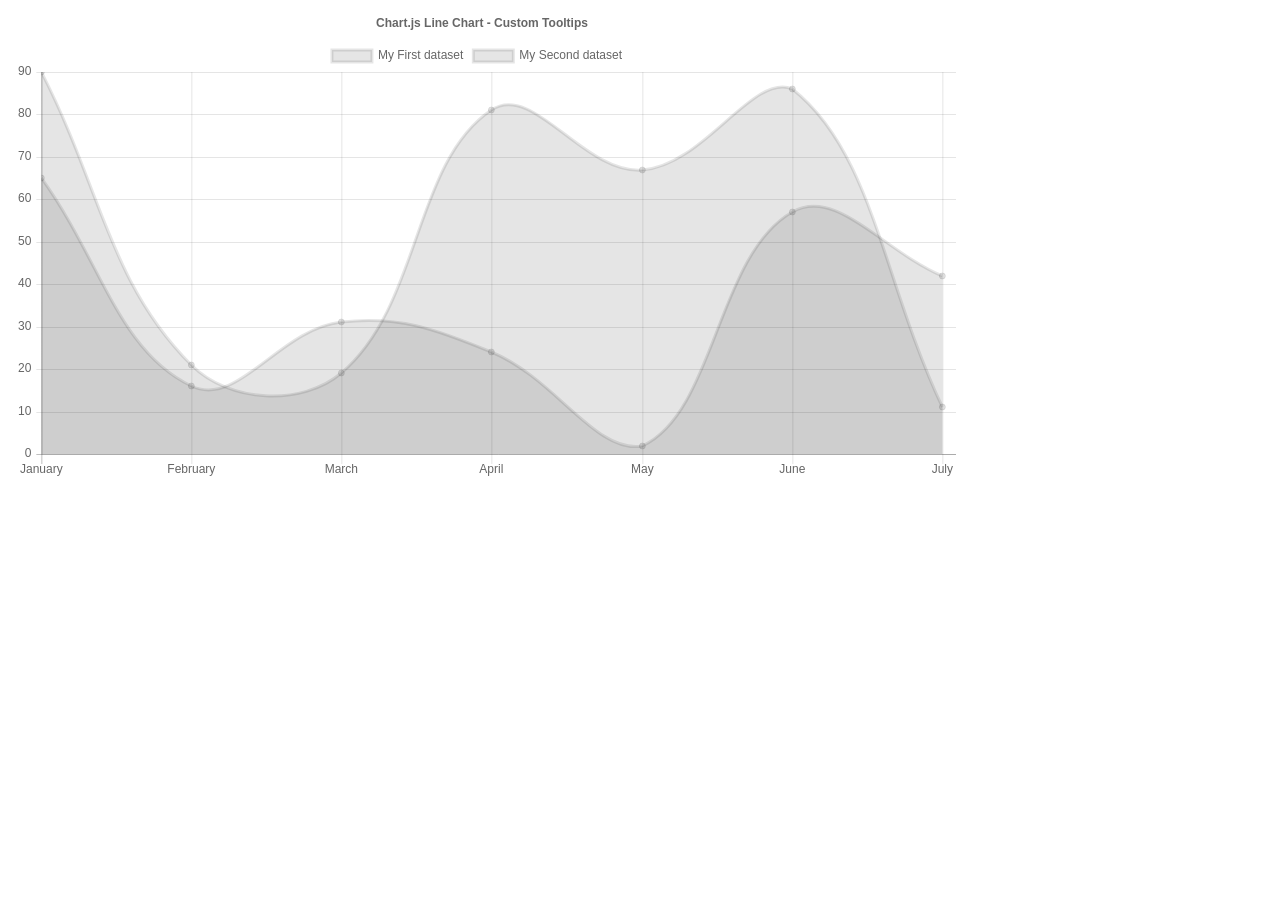
<file: chart.js/line-customTooltips.html>
<!doctype html>
<html>

<head>
  <title>Line Chart with Custom Tooltips</title>
  <script src="../dist/Chart.bundle.js"></script>
  <script src="http://cdnjs.cloudflare.com/ajax/libs/jquery/2.1.3/jquery.min.js"></script>
  <style>
    canvas{
      -moz-user-select: none;
      -webkit-user-select: none;
      -ms-user-select: none;
    }
    #chartjs-tooltip {
      opacity: 1;
      position: absolute;
      background: rgba(0, 0, 0, .7);
      color: white;
      border-radius: 3px;
      -webkit-transition: all .1s ease;
      transition: all .1s ease;
      pointer-events: none;
      -webkit-transform: translate(-50%, 0);
      transform: translate(-50%, 0);
    }

    .chartjs-tooltip-key {
      display: inline-block;
      width: 10px;
      height: 10px;
    }
  </style>
</head>

<body>
  <div id="canvas-holder1" style="width:75%;">
    <canvas id="chart1"/>
  </div>
  <script>
    window.count = 0;
    Chart.defaults.global.pointHitDetectionRadius = 1;
    var customTooltips = function(tooltip) {

      // Tooltip Element
      var tooltipEl = $('#chartjs-tooltip');

      if (!tooltipEl[0]) {
        $('body').append('<div id="chartjs-tooltip"></div>');
        tooltipEl = $('#chartjs-tooltip');
      }

      // Hide if no tooltip
      if (!tooltip.opacity) {
        tooltipEl.css({
          opacity: 0
        });
        $('.chartjs-wrap canvas')
          .each(function(index, el) {
            $(el).css('cursor', 'default');
          });
        return;
      }

      $(this._chart.canvas).css('cursor', 'pointer');

      // Set caret Position
      tooltipEl.removeClass('above below no-transform');
      if (tooltip.yAlign) {
        tooltipEl.addClass(tooltip.yAlign);
      } else {
        tooltipEl.addClass('no-transform');
      }

      // Set Text
      if (tooltip.body) {
        var innerHtml = [
          (tooltip.beforeTitle || []).join('\n'), (tooltip.title || []).join('\n'), (tooltip.afterTitle || []).join('\n'), (tooltip.beforeBody || []).join('\n'), (tooltip.body || []).join('\n'), (tooltip.afterBody || []).join('\n'), (tooltip.beforeFooter || [])
          .join('\n'), (tooltip.footer || []).join('\n'), (tooltip.afterFooter || []).join('\n')
        ];
        tooltipEl.html(innerHtml.join('\n'));
      }

      // Find Y Location on page
      var top = 0;
      if (tooltip.yAlign) {
        if (tooltip.yAlign == 'above') {
          top = tooltip.y - tooltip.caretHeight - tooltip.caretPadding;
        } else {
          top = tooltip.y + tooltip.caretHeight + tooltip.caretPadding;
        }
      }

      var position = $(this._chart.canvas)[0].getBoundingClientRect();

      // Display, position, and set styles for font
      tooltipEl.css({
        opacity: 1,
        width: tooltip.width ? (tooltip.width + 'px') : 'auto',
        left: position.left + tooltip.x + 'px',
        top: position.top + top + 'px',
        fontFamily: tooltip._fontFamily,
        fontSize: tooltip.fontSize,
        fontStyle: tooltip._fontStyle,
        padding: tooltip.yPadding + 'px ' + tooltip.xPadding + 'px',
      });
    };
    var randomScalingFactor = function() {
      return Math.round(Math.random() * 100);
    };
    var lineChartData = {
      labels: ["January", "February", "March", "April", "May", "June", "July"],
      datasets: [{
        label: "My First dataset",
        data: [randomScalingFactor(), randomScalingFactor(), randomScalingFactor(), randomScalingFactor(), randomScalingFactor(), randomScalingFactor(), randomScalingFactor()]
      }, {
        label: "My Second dataset",
        data: [randomScalingFactor(), randomScalingFactor(), randomScalingFactor(), randomScalingFactor(), randomScalingFactor(), randomScalingFactor(), randomScalingFactor()]
      }]
    };

    window.onload = function() {
      var chartEl = document.getElementById("chart1");
      window.myLine = new Chart(chartEl, {
        type: 'line',
        data: lineChartData,
        options: {
          title:{
            display:true,
            text:'Chart.js Line Chart - Custom Tooltips'
          },
          tooltips: {
            enabled: false,
            custom: customTooltips
          }
        }
      });
    };
  </script>
</body>

</html>
</file>
<file: irene/css/styles.css>
/* ==========================================================
   Irene Romero Sanz · Asesoría laboral — Hoja de estilos
   Para cambiar la paleta, edita las variables de :root
   ========================================================== */
:root {
  --bg: #faf8f4;
  --surface: #ffffff;
  --ink: #14213d;
  --ink-soft: #4a5570;
  --line: #e6e1d8;
  --brand: #14213d;      /* azul marino */
  --brand-2: #1f3a6e;
  --accent: #e8664a;     /* coral */
  --accent-soft: #fde8e2;
  --mint: #d7efe6;
  --radius: 18px;
  --shadow: 0 10px 30px -12px rgba(20, 33, 61, .25);
  --font-head: "Fraunces", Georgia, serif;
  --font-body: "Inter", system-ui, -apple-system, "Segoe UI", sans-serif;
}

*, *::before, *::after { box-sizing: border-box; }
html { scroll-behavior: smooth; }
body {
  margin: 0;
  font-family: var(--font-body);
  color: var(--ink);
  background: var(--bg);
  line-height: 1.65;
  -webkit-font-smoothing: antialiased;
}
img, svg { max-width: 100%; display: block; }
a { color: inherit; }
h1, h2, h3 { font-family: var(--font-head); line-height: 1.15; margin: 0 0 .5em; letter-spacing: -.01em; }
h1 { font-size: clamp(2.3rem, 5.5vw, 4rem); font-weight: 600; }
h2 { font-size: clamp(1.7rem, 3.5vw, 2.5rem); font-weight: 600; }
h3 { font-size: 1.25rem; font-weight: 600; }
p { margin: 0 0 1em; }

.container { width: min(1120px, 100% - 2.5rem); margin-inline: auto; }
.section { padding: clamp(3.5rem, 8vw, 6.5rem) 0; }
.eyebrow {
  display: inline-block; font-size: .8rem; font-weight: 600; letter-spacing: .12em;
  text-transform: uppercase; color: var(--accent); margin-bottom: .9rem;
}
.lead { font-size: 1.15rem; color: var(--ink-soft); max-width: 60ch; }
.center { text-align: center; }
.center .lead { margin-inline: auto; }

.skip { position: absolute; left: -999px; top: 0; background: var(--ink); color: #fff; padding: .6rem 1rem; z-index: 100; }
.skip:focus { left: 1rem; top: 1rem; border-radius: 8px; }
:focus-visible { outline: 3px solid var(--accent); outline-offset: 3px; border-radius: 6px; }

/* ---------- Botones ---------- */
.btn {
  display: inline-flex; align-items: center; gap: .55rem;
  padding: .9rem 1.5rem; border-radius: 999px; font-weight: 600; font-size: .98rem;
  text-decoration: none; border: 2px solid transparent; cursor: pointer;
  transition: transform .2s ease, box-shadow .2s ease, background .2s ease, color .2s ease;
  font-family: inherit;
}
.btn:hover { transform: translateY(-2px); }
.btn-primary { background: var(--accent); color: #fff; box-shadow: 0 8px 20px -8px rgba(232, 102, 74, .7); }
.btn-primary:hover { background: #d9553a; }
.btn-ghost { border-color: var(--ink); color: var(--ink); background: transparent; }
.btn-ghost:hover { background: var(--ink); color: #fff; }
.btn-light { background: #fff; color: var(--ink); }
.btn svg { width: 18px; height: 18px; }

/* ---------- Cabecera ---------- */
.site-header {
  position: sticky; top: 0; z-index: 50;
  background: rgba(250, 248, 244, .85); backdrop-filter: saturate(1.4) blur(12px);
  border-bottom: 1px solid transparent; transition: border-color .25s, box-shadow .25s;
}
.site-header.scrolled { border-color: var(--line); box-shadow: 0 6px 20px -14px rgba(20, 33, 61, .4); }
.nav { display: flex; align-items: center; justify-content: space-between; height: 72px; }
.logo { display: flex; align-items: center; gap: .65rem; text-decoration: none; font-family: var(--font-head); font-weight: 600; font-size: 1.15rem; }
.logo-mark {
  width: 38px; height: 38px; border-radius: 12px; background: var(--brand); color: #fff;
  display: grid; place-items: center; font-size: 1.05rem; position: relative;
}
.logo-mark::after { content: ""; position: absolute; right: -3px; bottom: -3px; width: 12px; height: 12px; background: var(--accent); border-radius: 50%; border: 2px solid var(--bg); }
.logo small { display: block; font-family: var(--font-body); font-weight: 500; font-size: .7rem; color: var(--ink-soft); letter-spacing: .06em; text-transform: uppercase; margin-top: -2px; }
.menu { display: flex; align-items: center; gap: 2rem; list-style: none; margin: 0; padding: 0; }
.menu a { text-decoration: none; font-weight: 500; font-size: .96rem; color: var(--ink-soft); position: relative; padding: .3rem 0; }
.menu a:hover, .menu a[aria-current="page"] { color: var(--ink); }
.menu a:not(.btn)::after { content: ""; position: absolute; left: 0; bottom: -2px; height: 2px; width: 0; background: var(--accent); transition: width .25s; }
.menu a:not(.btn):hover::after, .menu a[aria-current="page"]::after { width: 100%; }
.menu .btn { padding: .6rem 1.2rem; color: #fff; }
.menu .btn:hover { color: #fff; }
.burger { display: none; background: none; border: 0; width: 44px; height: 44px; cursor: pointer; padding: 0; }
.burger span { display: block; width: 24px; height: 2px; background: var(--ink); margin: 5px auto; transition: transform .25s, opacity .25s; }
.burger[aria-expanded="true"] span:nth-child(1) { transform: translateY(7px) rotate(45deg); }
.burger[aria-expanded="true"] span:nth-child(2) { opacity: 0; }
.burger[aria-expanded="true"] span:nth-child(3) { transform: translateY(-7px) rotate(-45deg); }

/* ---------- Hero ---------- */
.hero { position: relative; overflow: hidden; padding: clamp(3rem, 7vw, 5.5rem) 0 clamp(3.5rem, 8vw, 6rem); }
.hero::before, .hero::after { content: ""; position: absolute; border-radius: 50%; filter: blur(70px); z-index: -1; opacity: .55; }
.hero::before { width: 460px; height: 460px; background: var(--accent-soft); top: -120px; right: -80px; }
.hero::after { width: 380px; height: 380px; background: var(--mint); bottom: -140px; left: -100px; }
.hero-grid { display: grid; grid-template-columns: 1.1fr .9fr; gap: 3.5rem; align-items: center; }
.hero h1 em { font-style: italic; color: var(--accent); }
.hero-actions { display: flex; flex-wrap: wrap; gap: .9rem; margin: 2rem 0 2.2rem; }
.trust { display: flex; flex-wrap: wrap; gap: .6rem 1.6rem; list-style: none; padding: 0; margin: 0; font-size: .92rem; color: var(--ink-soft); }
.trust li { display: flex; align-items: center; gap: .5rem; }
.trust svg { width: 18px; height: 18px; color: #1f9d73; flex: none; }

/* Tarjeta decorativa (nómina) */
.visual { position: relative; padding: 1rem; }
.payslip {
  background: var(--surface); border-radius: 22px; padding: 1.6rem; box-shadow: var(--shadow);
  border: 1px solid var(--line); transform: rotate(2deg); animation: float 7s ease-in-out infinite;
}
.payslip-head { display: flex; justify-content: space-between; align-items: center; margin-bottom: 1.2rem; }
.payslip-head strong { font-family: var(--font-head); font-size: 1.1rem; }
.chip { font-size: .72rem; font-weight: 600; background: var(--mint); color: #0e6b4b; padding: .25rem .65rem; border-radius: 999px; }
.row { display: flex; justify-content: space-between; padding: .6rem 0; border-bottom: 1px dashed var(--line); font-size: .92rem; color: var(--ink-soft); }
.row b { color: var(--ink); font-weight: 600; font-variant-numeric: tabular-nums; }
.row.total { border: 0; margin-top: .4rem; padding-top: 1rem; font-size: 1.05rem; color: var(--ink); }
.row.total b { font-family: var(--font-head); font-size: 1.5rem; color: var(--accent); }
.bars { display: flex; align-items: flex-end; gap: 6px; height: 46px; margin-top: 1rem; }
.bars i { flex: 1; background: var(--accent-soft); border-radius: 4px 4px 0 0; }
.bars i:nth-child(1) { height: 40%; } .bars i:nth-child(2) { height: 55%; } .bars i:nth-child(3) { height: 48%; }
.bars i:nth-child(4) { height: 70%; } .bars i:nth-child(5) { height: 62%; } .bars i:nth-child(6) { height: 100%; background: var(--accent); }
.badge {
  position: absolute; background: var(--brand); color: #fff; border-radius: 14px; padding: .7rem 1rem;
  font-size: .85rem; box-shadow: var(--shadow); display: flex; gap: .6rem; align-items: center;
}
.badge svg { width: 20px; height: 20px; color: #7fe0b5; }
.badge.b1 { left: -6px; bottom: 14%; animation: float 6s ease-in-out infinite reverse; }
.badge.b2 { right: -6px; top: 6%; background: #fff; color: var(--ink); border: 1px solid var(--line); animation: float 8s ease-in-out infinite; }
@keyframes float { 0%, 100% { translate: 0 0; } 50% { translate: 0 -10px; } }

/* ---------- Tarjetas / servicios ---------- */
.grid { display: grid; gap: 1.4rem; }
.grid-3 { grid-template-columns: repeat(3, 1fr); }
.grid-2 { grid-template-columns: repeat(2, 1fr); }
.card {
  background: var(--surface); border: 1px solid var(--line); border-radius: var(--radius);
  padding: 1.9rem; transition: transform .25s ease, box-shadow .25s ease, border-color .25s;
}
.card:hover { transform: translateY(-6px); box-shadow: var(--shadow); border-color: transparent; }
.icon {
  width: 52px; height: 52px; border-radius: 14px; display: grid; place-items: center;
  background: var(--accent-soft); color: var(--accent); margin-bottom: 1.2rem;
}
.icon svg { width: 26px; height: 26px; }
.card p { color: var(--ink-soft); margin-bottom: 0; font-size: .97rem; }
.card ul { padding-left: 1.1rem; color: var(--ink-soft); font-size: .95rem; margin: .8rem 0 0; }
.card ul li { margin-bottom: .3rem; }
.link-arrow { display: inline-flex; gap: .4rem; font-weight: 600; text-decoration: none; margin-top: 1rem; color: var(--accent); }
.link-arrow:hover { gap: .7rem; }
.link-arrow { transition: gap .2s; }

/* ---------- Números ---------- */
.stats { background: var(--brand); color: #fff; border-radius: 28px; padding: 3rem 2rem; display: grid; grid-template-columns: repeat(4, 1fr); gap: 1.5rem; text-align: center; }
.stats strong { display: block; font-family: var(--font-head); font-size: clamp(2rem, 4vw, 3rem); color: #ffb4a3; line-height: 1; margin-bottom: .4rem; }
.stats span { font-size: .92rem; color: #c7d0e6; }

/* ---------- Pasos ---------- */
.steps { counter-reset: step; display: grid; grid-template-columns: repeat(3, 1fr); gap: 1.6rem; margin-top: 3rem; }
.step { position: relative; padding-top: 3.6rem; }
.step::before {
  counter-increment: step; content: "0" counter(step);
  position: absolute; top: 0; left: 0; font-family: var(--font-head); font-size: 3rem; font-weight: 600; color: var(--accent); opacity: .85; line-height: 1;
}
.step p { color: var(--ink-soft); }

/* ---------- Testimonios ---------- */
.quote { font-family: var(--font-head); font-size: 1.15rem; line-height: 1.5; }
.who { display: flex; align-items: center; gap: .8rem; margin-top: 1.2rem; font-size: .9rem; color: var(--ink-soft); }
.avatar { width: 42px; height: 42px; border-radius: 50%; background: var(--accent-soft); color: var(--accent); display: grid; place-items: center; font-weight: 700; }
.stars { color: #f2b01e; letter-spacing: 3px; margin-bottom: .6rem; }

/* ---------- FAQ ---------- */
.faq { max-width: 780px; margin: 2.5rem auto 0; }
details { background: var(--surface); border: 1px solid var(--line); border-radius: 14px; padding: 1.1rem 1.4rem; margin-bottom: .8rem; transition: box-shadow .2s; }
details[open] { box-shadow: var(--shadow); }
summary { cursor: pointer; font-weight: 600; list-style: none; display: flex; justify-content: space-between; align-items: center; gap: 1rem; }
summary::-webkit-details-marker { display: none; }
summary::after { content: "+"; font-size: 1.5rem; color: var(--accent); transition: transform .25s; line-height: 1; }
details[open] summary::after { transform: rotate(45deg); }
details p { margin: .8rem 0 0; color: var(--ink-soft); }

/* ---------- CTA ---------- */
.cta {
  background: linear-gradient(135deg, var(--brand) 0%, var(--brand-2) 100%); color: #fff;
  border-radius: 28px; padding: clamp(2.5rem, 6vw, 4.5rem) 2rem; text-align: center; position: relative; overflow: hidden;
}
.cta::after { content: ""; position: absolute; width: 320px; height: 320px; border-radius: 50%; background: var(--accent); opacity: .25; filter: blur(60px); right: -80px; top: -100px; }
.cta > * { position: relative; z-index: 1; }
.cta p { color: #c7d0e6; max-width: 52ch; margin-inline: auto; }
.cta .hero-actions { justify-content: center; margin-bottom: 0; }

/* ---------- Cabecera de páginas interiores ---------- */
.page-hero { padding: clamp(3rem, 6vw, 4.5rem) 0 1rem; }
.page-hero h1 { font-size: clamp(2rem, 4.5vw, 3.2rem); }

/* ---------- Sobre mí ---------- */
.about { display: grid; grid-template-columns: .8fr 1.2fr; gap: 3.5rem; align-items: start; }
.portrait {
  aspect-ratio: 4/5; border-radius: 28px; position: relative; overflow: hidden;
  background: linear-gradient(160deg, var(--brand) 0%, var(--brand-2) 55%, var(--accent) 140%);
  display: grid; place-items: center; color: #fff; box-shadow: var(--shadow);
}
.portrait span { font-family: var(--font-head); font-size: 6rem; font-weight: 600; opacity: .95; }
.portrait small { position: absolute; bottom: 1rem; left: 1rem; right: 1rem; text-align: center; font-size: .75rem; background: rgba(255,255,255,.14); padding: .5rem; border-radius: 10px; backdrop-filter: blur(6px); }
.values { list-style: none; padding: 0; margin: 1.5rem 0 0; display: grid; gap: 1rem; }
.values li { display: flex; gap: 1rem; }
.values .icon { margin: 0; flex: none; width: 44px; height: 44px; }
.values .icon svg { width: 22px; height: 22px; }
.values p { margin: 0; color: var(--ink-soft); font-size: .95rem; }
.values strong { display: block; color: var(--ink); }

/* ---------- Contacto ---------- */
.contact-grid { display: grid; grid-template-columns: .9fr 1.1fr; gap: 2.5rem; align-items: start; }
.contact-list { list-style: none; padding: 0; margin: 1.6rem 0 0; display: grid; gap: 1rem; }
.contact-list a, .contact-list div {
  display: flex; gap: 1rem; align-items: center; text-decoration: none;
  background: var(--surface); border: 1px solid var(--line); padding: 1rem 1.2rem; border-radius: 16px; transition: transform .2s, box-shadow .2s;
}
.contact-list a:hover { transform: translateX(6px); box-shadow: var(--shadow); }
.contact-list .icon { margin: 0; width: 44px; height: 44px; flex: none; }
.contact-list .icon svg { width: 22px; height: 22px; }
.contact-list small { display: block; color: var(--ink-soft); font-size: .8rem; }
.contact-list b { font-weight: 600; }
form.card { padding: 2rem; }
.field { margin-bottom: 1.1rem; }
label { display: block; font-weight: 600; font-size: .9rem; margin-bottom: .35rem; }
input, select, textarea {
  width: 100%; font: inherit; padding: .85rem 1rem; border-radius: 12px; border: 1.5px solid var(--line); background: var(--bg); color: var(--ink);
  transition: border-color .2s, box-shadow .2s;
}
input:focus, select:focus, textarea:focus { outline: none; border-color: var(--accent); box-shadow: 0 0 0 4px var(--accent-soft); }
textarea { min-height: 130px; resize: vertical; }
.check { display: flex; gap: .6rem; align-items: flex-start; font-size: .85rem; color: var(--ink-soft); margin-bottom: 1.3rem; }
.check input { width: auto; margin-top: .25rem; }
.check label { font-weight: 400; font-size: .85rem; margin: 0; }
.form-note { font-size: .82rem; color: var(--ink-soft); margin: 1rem 0 0; }
.hp { position: absolute; left: -9999px; }
.map-box { margin-top: 1.4rem; border-radius: 16px; overflow: hidden; border: 1px solid var(--line); background: repeating-linear-gradient(45deg, #efeae0, #efeae0 12px, #f6f2ea 12px, #f6f2ea 24px); height: 170px; display: grid; place-items: center; color: var(--ink-soft); font-size: .9rem; text-align: center; padding: 1rem; }

/* ---------- Texto legal ---------- */
.legal { max-width: 760px; }
.legal h2 { font-size: 1.4rem; margin-top: 2rem; }
.legal p, .legal li { color: var(--ink-soft); }

/* ---------- Pie ---------- */
.site-footer { background: var(--brand); color: #c7d0e6; padding: 3.5rem 0 2rem; margin-top: 2rem; }
.footer-grid { display: grid; grid-template-columns: 1.4fr 1fr 1fr; gap: 2.5rem; }
.site-footer h4 { color: #fff; font-family: var(--font-body); font-size: .85rem; letter-spacing: .1em; text-transform: uppercase; margin: 0 0 1rem; }
.site-footer ul { list-style: none; padding: 0; margin: 0; display: grid; gap: .55rem; font-size: .94rem; }
.site-footer a { text-decoration: none; }
.site-footer a:hover { color: #fff; text-decoration: underline; }
.site-footer .logo { color: #fff; margin-bottom: 1rem; }
.site-footer .logo small { color: #9aa6c4; }
.site-footer .logo-mark { background: var(--accent); }
.site-footer .logo-mark::after { background: #fff; border-color: var(--brand); }
.legal-bar { border-top: 1px solid rgba(255,255,255,.12); margin-top: 2.5rem; padding-top: 1.5rem; display: flex; justify-content: space-between; flex-wrap: wrap; gap: .8rem; font-size: .85rem; color: #9aa6c4; }

/* ---------- WhatsApp flotante ---------- */
.wa {
  position: fixed; right: 1.2rem; bottom: 1.2rem; z-index: 60; width: 58px; height: 58px; border-radius: 50%;
  background: #25d366; color: #fff; display: grid; place-items: center; box-shadow: 0 10px 24px -8px rgba(0,0,0,.4);
  transition: transform .2s;
}
.wa:hover { transform: scale(1.08); }
.wa svg { width: 30px; height: 30px; }

/* ---------- Animaciones de entrada ---------- */
.reveal { opacity: 0; transform: translateY(24px); transition: opacity .7s ease, transform .7s ease; }
.reveal.in { opacity: 1; transform: none; }
.reveal[data-delay="1"] { transition-delay: .1s; }
.reveal[data-delay="2"] { transition-delay: .2s; }
.reveal[data-delay="3"] { transition-delay: .3s; }

@media (prefers-reduced-motion: reduce) {
  *, *::before, *::after { animation: none !important; transition: none !important; scroll-behavior: auto !important; }
  .reveal { opacity: 1; transform: none; }
}

/* ---------- Responsive ---------- */
@media (max-width: 920px) {
  .hero-grid, .about, .contact-grid { grid-template-columns: 1fr; }
  .grid-3, .steps { grid-template-columns: 1fr; }
  .stats { grid-template-columns: repeat(2, 1fr); }
  .footer-grid { grid-template-columns: 1fr; }
  .visual { max-width: 420px; margin-inline: auto; }
  .portrait { max-width: 340px; }
  .burger { display: block; }
  .menu {
    position: absolute; top: 72px; left: 0; right: 0; background: var(--bg); flex-direction: column; align-items: stretch;
    gap: 0; padding: .5rem 1.25rem 1.2rem; border-bottom: 1px solid var(--line);
    display: none;
  }
  .menu.open { display: flex; }
  .menu li { border-bottom: 1px solid var(--line); }
  .menu li:last-child { border: 0; padding-top: 1rem; }
  .menu a { display: block; padding: .9rem 0; }
  .menu .btn { display: flex; justify-content: center; }
  .grid-2 { grid-template-columns: 1fr; }
}
</file>
<file: mediafiles/html5up-dimension/assets/css/noscript.css>
/*
	Dimension by HTML5 UP
	html5up.net | @ajlkn
	Free for personal and commercial use under the CCA 3.0 license (html5up.net/license)
*/

/* BG */

	body.is-preload #bg:before {
		background-color: transparent;
	}

/* Header */

	body.is-preload #header {
		-moz-filter: none;
		-webkit-filter: none;
		-ms-filter: none;
		filter: none;
	}

		body.is-preload #header > * {
			opacity: 1;
		}

		body.is-preload #header .content .inner {
			max-height: none;
			padding: 3rem 2rem;
			opacity: 1;
		}

/* Main */

	#main article {
		opacity: 1;
		margin: 4rem 0 0 0;
	}
</file>
<file: mediafiles/html5up-dimension/assets/css/main.css>
@import url(fontawesome-all.min.css);
@import url("https://fonts.googleapis.com/css?family=Source+Sans+Pro:300italic,600italic,300,600");

/*
	Dimension by HTML5 UP
	html5up.net | @ajlkn
	Free for personal and commercial use under the CCA 3.0 license (html5up.net/license)
*/

html, body, div, span, applet, object,
iframe, h1, h2, h3, h4, h5, h6, p, blockquote,
pre, a, abbr, acronym, address, big, cite,
code, del, dfn, em, img, ins, kbd, q, s, samp,
small, strike, strong, sub, sup, tt, var, b,
u, i, center, dl, dt, dd, ol, ul, li, fieldset,
form, label, legend, table, caption, tbody,
tfoot, thead, tr, th, td, article, aside,
canvas, details, embed, figure, figcaption,
footer, header, hgroup, menu, nav, output, ruby,
section, summary, time, mark, audio, video {
	margin: 0;
	padding: 0;
	border: 0;
	font-size: 100%;
	font: inherit;
	vertical-align: baseline;}

article, aside, details, figcaption, figure,
footer, header, hgroup, menu, nav, section {
	display: block;}

body {
	line-height: 1;
}

ol, ul {
	list-style: none;
}

blockquote, q {
	quotes: none;
}

	blockquote:before, blockquote:after, q:before, q:after {
		content: '';
		content: none;
	}

table {
	border-collapse: collapse;
	border-spacing: 0;
}

body {
	-webkit-text-size-adjust: none;
}

mark {
	background-color: transparent;
	color: inherit;
}

input::-moz-focus-inner {
	border: 0;
	padding: 0;
}

input, select, textarea {
	-moz-appearance: none;
	-webkit-appearance: none;
	-ms-appearance: none;
	appearance: none;
}

/* Basic */

	@-ms-viewport {
		width: device-width;
	}

	@media screen and (max-width: 480px) {

		html, body {
			min-width: 320px;
		}

	}

	html {
		box-sizing: border-box;
	}

	*, *:before, *:after {
		box-sizing: inherit;
	}

	body {
		background: #1b1f22;
	}

		body.is-preload *, body.is-preload *:before, body.is-preload *:after {
			-moz-animation: none !important;
			-webkit-animation: none !important;
			-ms-animation: none !important;
			animation: none !important;
			-moz-transition: none !important;
			-webkit-transition: none !important;
			-ms-transition: none !important;
			transition: none !important;
		}

/* Type */

	html {
		font-size: 16pt;
	}

		@media screen and (max-width: 1680px) {

			html {
				font-size: 12pt;
			}

		}

		@media screen and (max-width: 736px) {

			html {
				font-size: 11pt;
			}

		}

		@media screen and (max-width: 360px) {

			html {
				font-size: 10pt;
			}

		}

	body, input, select, textarea {
		color: #ffffff;
		font-family: "Source Sans Pro", sans-serif;
		font-weight: 300;
		font-size: 1rem;
		line-height: 1.65;
	}

	a {
		-moz-transition: color 0.2s ease-in-out, background-color 0.2s ease-in-out, border-bottom-color 0.2s ease-in-out;
		-webkit-transition: color 0.2s ease-in-out, background-color 0.2s ease-in-out, border-bottom-color 0.2s ease-in-out;
		-ms-transition: color 0.2s ease-in-out, background-color 0.2s ease-in-out, border-bottom-color 0.2s ease-in-out;
		transition: color 0.2s ease-in-out, background-color 0.2s ease-in-out, border-bottom-color 0.2s ease-in-out;
		border-bottom: dotted 1px rgba(255, 255, 255, 0.5);
		text-decoration: none;
		color: inherit;
	}

		a:hover {
			border-bottom-color: transparent;
		}

	strong, b {
		color: #ffffff;
		font-weight: 600;
	}

	em, i {
		font-style: italic;
	}

	p {
		margin: 0 0 2rem 0;
	}

	h1, h2, h3, h4, h5, h6 {
		color: #ffffff;
		font-weight: 600;
		line-height: 1.5;
		margin: 0 0 1rem 0;
		text-transform: uppercase;
		letter-spacing: 0.2rem;
	}

		h1 a, h2 a, h3 a, h4 a, h5 a, h6 a {
			color: inherit;
			text-decoration: none;
		}

		h1.major, h2.major, h3.major, h4.major, h5.major, h6.major {
			border-bottom: solid 1px #ffffff;
			width: -moz-max-content;
			width: -webkit-max-content;
			width: -ms-max-content;
			width: max-content;
			padding-bottom: 0.5rem;
			margin: 0 0 2rem 0;
		}

	h1 {
		font-size: 2.25rem;
		line-height: 1.3;
		letter-spacing: 0.5rem;
	}

	h2 {
		font-size: 1.5rem;
		line-height: 1.4;
		letter-spacing: 0.5rem;
	}

	h3 {
		font-size: 1rem;
	}

	h4 {
		font-size: 0.8rem;
	}

	h5 {
		font-size: 0.7rem;
	}

	h6 {
		font-size: 0.6rem;
	}

	@media screen and (max-width: 736px) {

		h1 {
			font-size: 1.75rem;
			line-height: 1.4;
		}

		h2 {
			font-size: 1.25em;
			line-height: 1.5;
		}

	}

	sub {
		font-size: 0.8rem;
		position: relative;
		top: 0.5rem;
	}

	sup {
		font-size: 0.8rem;
		position: relative;
		top: -0.5rem;
	}

	blockquote {
		border-left: solid 4px #ffffff;
		font-style: italic;
		margin: 0 0 2rem 0;
		padding: 0.5rem 0 0.5rem 2rem;
	}

	code {
		background: rgba(255, 255, 255, 0.075);
		border-radius: 4px;
		font-family: "Courier New", monospace;
		font-size: 0.9rem;
		margin: 0 0.25rem;
		padding: 0.25rem 0.65rem;
	}

	pre {
		-webkit-overflow-scrolling: touch;
		font-family: "Courier New", monospace;
		font-size: 0.9rem;
		margin: 0 0 2rem 0;
	}

		pre code {
			display: block;
			line-height: 1.75;
			padding: 1rem 1.5rem;
			overflow-x: auto;
		}

	hr {
		border: 0;
		border-bottom: solid 1px #ffffff;
		margin: 2.75rem 0;
	}

	.align-left {
		text-align: left;
	}

	.align-center {
		text-align: center;
	}

	.align-right {
		text-align: right;
	}

/* Form */

	form {
		margin: 0 0 2rem 0;
	}

		form > :last-child {
			margin-bottom: 0;
		}

		form > .fields {
			display: -moz-flex;
			display: -webkit-flex;
			display: -ms-flex;
			display: flex;
			-moz-flex-wrap: wrap;
			-webkit-flex-wrap: wrap;
			-ms-flex-wrap: wrap;
			flex-wrap: wrap;
			width: calc(100% + 3rem);
			margin: -1.5rem 0 2rem -1.5rem;
		}

			form > .fields > .field {
				-moz-flex-grow: 0;
				-webkit-flex-grow: 0;
				-ms-flex-grow: 0;
				flex-grow: 0;
				-moz-flex-shrink: 0;
				-webkit-flex-shrink: 0;
				-ms-flex-shrink: 0;
				flex-shrink: 0;
				padding: 1.5rem 0 0 1.5rem;
				width: calc(100% - 1.5rem);
			}

				form > .fields > .field.half {
					width: calc(50% - 0.75rem);
				}

				form > .fields > .field.third {
					width: calc(100%/3 - 0.5rem);
				}

				form > .fields > .field.quarter {
					width: calc(25% - 0.375rem);
				}

		@media screen and (max-width: 480px) {

			form > .fields {
				width: calc(100% + 3rem);
				margin: -1.5rem 0 2rem -1.5rem;
			}

				form > .fields > .field {
					padding: 1.5rem 0 0 1.5rem;
					width: calc(100% - 1.5rem);
				}

					form > .fields > .field.half {
						width: calc(100% - 1.5rem);
					}

					form > .fields > .field.third {
						width: calc(100% - 1.5rem);
					}

					form > .fields > .field.quarter {
						width: calc(100% - 1.5rem);
					}

		}

	label {
		color: #ffffff;
		display: block;
		font-size: 0.8rem;
		font-weight: 300;
		letter-spacing: 0.2rem;
		line-height: 1.5;
		margin: 0 0 1rem 0;
		text-transform: uppercase;
	}

	input[type="text"],
	input[type="password"],
	input[type="email"],
	input[type="tel"],
	select,
	textarea {
		-moz-appearance: none;
		-webkit-appearance: none;
		-ms-appearance: none;
		appearance: none;
		-moz-transition: border-color 0.2s ease-in-out, box-shadow 0.2s ease-in-out, background-color 0.2s ease-in-out;
		-webkit-transition: border-color 0.2s ease-in-out, box-shadow 0.2s ease-in-out, background-color 0.2s ease-in-out;
		-ms-transition: border-color 0.2s ease-in-out, box-shadow 0.2s ease-in-out, background-color 0.2s ease-in-out;
		transition: border-color 0.2s ease-in-out, box-shadow 0.2s ease-in-out, background-color 0.2s ease-in-out;
		background-color: transparent;
		border-radius: 4px;
		border: solid 1px #ffffff;
		color: inherit;
		display: block;
		outline: 0;
		padding: 0 1rem;
		text-decoration: none;
		width: 100%;
	}

		input[type="text"]:invalid,
		input[type="password"]:invalid,
		input[type="email"]:invalid,
		input[type="tel"]:invalid,
		select:invalid,
		textarea:invalid {
			box-shadow: none;
		}

		input[type="text"]:focus,
		input[type="password"]:focus,
		input[type="email"]:focus,
		input[type="tel"]:focus,
		select:focus,
		textarea:focus {
			background: rgba(255, 255, 255, 0.075);
			border-color: #ffffff;
			box-shadow: 0 0 0 1px #ffffff;
		}

	select {
		background-image: url("data:image/svg+xml;charset=utf8,%3Csvg xmlns='http://www.w3.org/2000/svg' width='40' height='40' preserveAspectRatio='none' viewBox='0 0 40 40'%3E%3Cpath d='M9.4,12.3l10.4,10.4l10.4-10.4c0.2-0.2,0.5-0.4,0.9-0.4c0.3,0,0.6,0.1,0.9,0.4l3.3,3.3c0.2,0.2,0.4,0.5,0.4,0.9 c0,0.4-0.1,0.6-0.4,0.9L20.7,31.9c-0.2,0.2-0.5,0.4-0.9,0.4c-0.3,0-0.6-0.1-0.9-0.4L4.3,17.3c-0.2-0.2-0.4-0.5-0.4-0.9 c0-0.4,0.1-0.6,0.4-0.9l3.3-3.3c0.2-0.2,0.5-0.4,0.9-0.4S9.1,12.1,9.4,12.3z' fill='%23ffffff' /%3E%3C/svg%3E");
		background-size: 1.25rem;
		background-repeat: no-repeat;
		background-position: calc(100% - 1rem) center;
		height: 2.75rem;
		padding-right: 2.75rem;
		text-overflow: ellipsis;
	}

		select option {
			color: #ffffff;
			background: #1b1f22;
		}

		select:focus::-ms-value {
			background-color: transparent;
		}

		select::-ms-expand {
			display: none;
		}

	input[type="text"],
	input[type="password"],
	input[type="email"],
	select {
		height: 2.75rem;
	}

	textarea {
		padding: 0.75rem 1rem;
	}

	input[type="checkbox"],
	input[type="radio"] {
		-moz-appearance: none;
		-webkit-appearance: none;
		-ms-appearance: none;
		appearance: none;
		display: block;
		float: left;
		margin-right: -2rem;
		opacity: 0;
		width: 1rem;
		z-index: -1;
	}

		input[type="checkbox"] + label,
		input[type="radio"] + label {
			text-decoration: none;
			-moz-user-select: none;
			-webkit-user-select: none;
			-ms-user-select: none;
			user-select: none;
			color: #ffffff;
			cursor: pointer;
			display: inline-block;
			font-size: 0.8rem;
			font-weight: 300;
			margin: 0 0 0.5rem 0;
			padding-left: 2.65rem;
			padding-right: 0.75rem;
			position: relative;
		}

			input[type="checkbox"] + label:before,
			input[type="radio"] + label:before {
				-moz-osx-font-smoothing: grayscale;
				-webkit-font-smoothing: antialiased;
				display: inline-block;
				font-style: normal;
				font-variant: normal;
				text-rendering: auto;
				line-height: 1;
				text-transform: none !important;
				font-family: 'Font Awesome 5 Free';
				font-weight: 900;
			}

			input[type="checkbox"] + label:before,
			input[type="radio"] + label:before {
				-moz-transition: border-color 0.2s ease-in-out, box-shadow 0.2s ease-in-out, background-color 0.2s ease-in-out;
				-webkit-transition: border-color 0.2s ease-in-out, box-shadow 0.2s ease-in-out, background-color 0.2s ease-in-out;
				-ms-transition: border-color 0.2s ease-in-out, box-shadow 0.2s ease-in-out, background-color 0.2s ease-in-out;
				transition: border-color 0.2s ease-in-out, box-shadow 0.2s ease-in-out, background-color 0.2s ease-in-out;
				border-radius: 4px;
				border: solid 1px #ffffff;
				content: '';
				display: inline-block;
				height: 1.65rem;
				left: 0;
				line-height: 1.65rem;
				position: absolute;
				text-align: center;
				top: -0.15rem;
				width: 1.65rem;
			}

		input[type="checkbox"]:checked + label:before,
		input[type="radio"]:checked + label:before {
			background: #ffffff !important;
			border-color: #ffffff !important;
			color: #1b1f22;
			content: '\f00c';
		}

		input[type="checkbox"]:focus + label:before,
		input[type="radio"]:focus + label:before {
			background: rgba(255, 255, 255, 0.075);
			border-color: #ffffff;
			box-shadow: 0 0 0 1px #ffffff;
		}

	input[type="checkbox"] + label:before {
		border-radius: 4px;
	}

	input[type="radio"] + label:before {
		border-radius: 100%;
	}

	::-webkit-input-placeholder {
		color: rgba(255, 255, 255, 0.5) !important;
		opacity: 1.0;
	}

	:-moz-placeholder {
		color: rgba(255, 255, 255, 0.5) !important;
		opacity: 1.0;
	}

	::-moz-placeholder {
		color: rgba(255, 255, 255, 0.5) !important;
		opacity: 1.0;
	}

	:-ms-input-placeholder {
		color: rgba(255, 255, 255, 0.5) !important;
		opacity: 1.0;
	}

	.formerize-placeholder {
		color: rgba(255, 255, 255, 0.5) !important;
		opacity: 1.0;
	}

/* Box */

	.box {
		border-radius: 4px;
		border: solid 1px #ffffff;
		margin-bottom: 2rem;
		padding: 1.5em;
	}

		.box > :last-child,
		.box > :last-child > :last-child,
		.box > :last-child > :last-child > :last-child {
			margin-bottom: 0;
		}

		.box.alt {
			border: 0;
			border-radius: 0;
			padding: 0;
		}

/* Icon */

	.icon {
		text-decoration: none;
		border-bottom: none;
		position: relative;
	}

		.icon:before {
			-moz-osx-font-smoothing: grayscale;
			-webkit-font-smoothing: antialiased;
			display: inline-block;
			font-style: normal;
			font-variant: normal;
			text-rendering: auto;
			line-height: 1;
			text-transform: none !important;
			font-family: 'Font Awesome 5 Free';
			font-weight: 400;
		}

		.icon > .label {
			display: none;
		}

		.icon:before {
			line-height: inherit;
		}

		.icon.solid:before {
			font-weight: 900;
		}

		.icon.brands:before {
			font-family: 'Font Awesome 5 Brands';
		}

/* Image */

	.image {
		border-radius: 4px;
		border: 0;
		display: inline-block;
		position: relative;
	}

		.image:before {
			pointer-events: none;
			background-image: url("../../images/overlay.png");
			background-color: rgba(19, 21, 25, 0.5);
			border-radius: 4px;
			content: '';
			display: block;
			height: 100%;
			left: 0;
			opacity: 0.5;
			position: absolute;
			top: 0;
			width: 100%;
		}

		.image img {
			border-radius: 4px;
			display: block;
		}

		.image.left, .image.right {
			max-width: 40%;
		}

			.image.left img, .image.right img {
				width: 100%;
			}

		.image.left {
			float: left;
			padding: 0 1.5em 1em 0;
			top: 0.25em;
		}

		.image.right {
			float: right;
			padding: 0 0 1em 1.5em;
			top: 0.25em;
		}

		.image.fit {
			display: block;
			margin: 0 0 2rem 0;
			width: 100%;
		}

			.image.fit img {
				width: 100%;
			}

		.image.main {
			display: block;
			margin: 2.5rem 0;
			width: 100%;
		}

			.image.main img {
				width: 100%;
			}

		@media screen and (max-width: 736px) {

			.image.main {
				margin: 2rem 0;
			}

		}

		@media screen and (max-width: 480px) {

			.image.main {
				margin: 1.5rem 0;
			}

		}

/* List */

	ol {
		list-style: decimal;
		margin: 0 0 2rem 0;
		padding-left: 1.25em;
	}

		ol li {
			padding-left: 0.25em;
		}

	ul {
		list-style: disc;
		margin: 0 0 2rem 0;
		padding-left: 1em;
	}

		ul li {
			padding-left: 0.5em;
		}

		ul.alt {
			list-style: none;
			padding-left: 0;
		}

			ul.alt li {
				border-top: solid 1px #ffffff;
				padding: 0.5em 0;
			}

				ul.alt li:first-child {
					border-top: 0;
					padding-top: 0;
				}

	dl {
		margin: 0 0 2rem 0;
	}

		dl dt {
			display: block;
			font-weight: 600;
			margin: 0 0 1rem 0;
		}

		dl dd {
			margin-left: 2rem;
		}

/* Actions */

	ul.actions {
		display: -moz-flex;
		display: -webkit-flex;
		display: -ms-flex;
		display: flex;
		cursor: default;
		list-style: none;
		margin-left: -1rem;
		padding-left: 0;
	}

		ul.actions li {
			padding: 0 0 0 1rem;
			vertical-align: middle;
		}

		ul.actions.special {
			-moz-justify-content: center;
			-webkit-justify-content: center;
			-ms-justify-content: center;
			justify-content: center;
			width: 100%;
			margin-left: 0;
		}

			ul.actions.special li:first-child {
				padding-left: 0;
			}

		ul.actions.stacked {
			-moz-flex-direction: column;
			-webkit-flex-direction: column;
			-ms-flex-direction: column;
			flex-direction: column;
			margin-left: 0;
		}

			ul.actions.stacked li {
				padding: 1.3rem 0 0 0;
			}

				ul.actions.stacked li:first-child {
					padding-top: 0;
				}

		ul.actions.fit {
			width: calc(100% + 1rem);
		}

			ul.actions.fit li {
				-moz-flex-grow: 1;
				-webkit-flex-grow: 1;
				-ms-flex-grow: 1;
				flex-grow: 1;
				-moz-flex-shrink: 1;
				-webkit-flex-shrink: 1;
				-ms-flex-shrink: 1;
				flex-shrink: 1;
				width: 100%;
			}

				ul.actions.fit li > * {
					width: 100%;
				}

			ul.actions.fit.stacked {
				width: 100%;
			}

		@media screen and (max-width: 480px) {

			ul.actions:not(.fixed) {
				-moz-flex-direction: column;
				-webkit-flex-direction: column;
				-ms-flex-direction: column;
				flex-direction: column;
				margin-left: 0;
				width: 100% !important;
			}

				ul.actions:not(.fixed) li {
					-moz-flex-grow: 1;
					-webkit-flex-grow: 1;
					-ms-flex-grow: 1;
					flex-grow: 1;
					-moz-flex-shrink: 1;
					-webkit-flex-shrink: 1;
					-ms-flex-shrink: 1;
					flex-shrink: 1;
					padding: 1rem 0 0 0;
					text-align: center;
					width: 100%;
				}

					ul.actions:not(.fixed) li > * {
						width: 100%;
					}

					ul.actions:not(.fixed) li:first-child {
						padding-top: 0;
					}

					ul.actions:not(.fixed) li input[type="submit"],
					ul.actions:not(.fixed) li input[type="reset"],
					ul.actions:not(.fixed) li input[type="button"],
					ul.actions:not(.fixed) li button,
					ul.actions:not(.fixed) li .button {
						width: 100%;
					}

						ul.actions:not(.fixed) li input[type="submit"].icon:before,
						ul.actions:not(.fixed) li input[type="reset"].icon:before,
						ul.actions:not(.fixed) li input[type="button"].icon:before,
						ul.actions:not(.fixed) li button.icon:before,
						ul.actions:not(.fixed) li .button.icon:before {
							margin-left: -0.5em;
						}

		}

/* Icons */

	ul.icons {
		cursor: default;
		list-style: none;
		padding-left: 0;
	}

		ul.icons li {
			display: inline-block;
			padding: 0 0.75em 0 0;
		}

			ul.icons li:last-child {
				padding-right: 0;
			}

			ul.icons li a {
				border-radius: 100%;
				box-shadow: inset 0 0 0 1px #ffffff;
				display: inline-block;
				height: 2.25rem;
				line-height: 2.25rem;
				text-align: center;
				width: 2.25rem;
			}

				ul.icons li a:hover {
					background-color: rgba(255, 255, 255, 0.075);
				}

				ul.icons li a:active {
					background-color: rgba(255, 255, 255, 0.175);
				}

/* Table */

	.table-wrapper {
		-webkit-overflow-scrolling: touch;
		overflow-x: auto;
	}

	table {
		margin: 0 0 2rem 0;
		width: 100%;
	}

		table tbody tr {
			border: solid 1px #ffffff;
			border-left: 0;
			border-right: 0;
		}

			table tbody tr:nth-child(2n + 1) {
				background-color: rgba(255, 255, 255, 0.075);
			}

		table td {
			padding: 0.75em 0.75em;
		}

		table th {
			color: #ffffff;
			font-size: 0.9em;
			font-weight: 600;
			padding: 0 0.75em 0.75em 0.75em;
			text-align: left;
		}

		table thead {
			border-bottom: solid 2px #ffffff;
		}

		table tfoot {
			border-top: solid 2px #ffffff;
		}

		table.alt {
			border-collapse: separate;
		}

			table.alt tbody tr td {
				border: solid 1px #ffffff;
				border-left-width: 0;
				border-top-width: 0;
			}

				table.alt tbody tr td:first-child {
					border-left-width: 1px;
				}

			table.alt tbody tr:first-child td {
				border-top-width: 1px;
			}

			table.alt thead {
				border-bottom: 0;
			}

			table.alt tfoot {
				border-top: 0;
			}

/* Button */

	input[type="submit"],
	input[type="reset"],
	input[type="button"],
	button,
	.button {
		-moz-appearance: none;
		-webkit-appearance: none;
		-ms-appearance: none;
		appearance: none;
		-moz-transition: background-color 0.2s ease-in-out, color 0.2s ease-in-out;
		-webkit-transition: background-color 0.2s ease-in-out, color 0.2s ease-in-out;
		-ms-transition: background-color 0.2s ease-in-out, color 0.2s ease-in-out;
		transition: background-color 0.2s ease-in-out, color 0.2s ease-in-out;
		background-color: transparent;
		border-radius: 4px;
		border: 0;
		box-shadow: inset 0 0 0 1px #ffffff;
		color: #ffffff !important;
		cursor: pointer;
		display: inline-block;
		font-size: 0.8rem;
		font-weight: 300;
		height: 2.75rem;
		letter-spacing: 0.2rem;
		line-height: 2.75rem;
		outline: 0;
		padding: 0 1.25rem 0 1.35rem;
		text-align: center;
		text-decoration: none;
		text-transform: uppercase;
		white-space: nowrap;
	}

		input[type="submit"]:hover,
		input[type="reset"]:hover,
		input[type="button"]:hover,
		button:hover,
		.button:hover {
			background-color: rgba(255, 255, 255, 0.075);
		}

		input[type="submit"]:active,
		input[type="reset"]:active,
		input[type="button"]:active,
		button:active,
		.button:active {
			background-color: rgba(255, 255, 255, 0.175);
		}

		input[type="submit"].icon:before,
		input[type="reset"].icon:before,
		input[type="button"].icon:before,
		button.icon:before,
		.button.icon:before {
			margin-right: 0.5em;
		}

		input[type="submit"].fit,
		input[type="reset"].fit,
		input[type="button"].fit,
		button.fit,
		.button.fit {
			width: 100%;
		}

		input[type="submit"].small,
		input[type="reset"].small,
		input[type="button"].small,
		button.small,
		.button.small {
			font-size: 0.6rem;
			height: 2.0625rem;
			line-height: 2.0625rem;
		}

		input[type="submit"].primary,
		input[type="reset"].primary,
		input[type="button"].primary,
		button.primary,
		.button.primary {
			background-color: #ffffff;
			color: #1b1f22 !important;
			font-weight: 600;
		}

		input[type="submit"].disabled, input[type="submit"]:disabled,
		input[type="reset"].disabled,
		input[type="reset"]:disabled,
		input[type="button"].disabled,
		input[type="button"]:disabled,
		button.disabled,
		button:disabled,
		.button.disabled,
		.button:disabled {
			pointer-events: none;
			cursor: default;
			opacity: 0.25;
		}

	input[type="submit"],
	input[type="reset"],
	input[type="button"],
	button {
		line-height: calc(2.75rem - 2px);
	}

/* BG */

	#bg {
		-moz-transform: scale(1.0);
		-webkit-transform: scale(1.0);
		-ms-transform: scale(1.0);
		transform: scale(1.0);
		-webkit-backface-visibility: hidden;
		position: fixed;
		top: 0;
		left: 0;
		width: 100%;
		height: 100vh;
		z-index: 1;
	}

		#bg:before, #bg:after {
			content: '';
			display: block;
			position: absolute;
			top: 0;
			left: 0;
			width: 100%;
			height: 100%;
		}

		#bg:before {
			-moz-transition: background-color 2.5s ease-in-out;
			-webkit-transition: background-color 2.5s ease-in-out;
			-ms-transition: background-color 2.5s ease-in-out;
			transition: background-color 2.5s ease-in-out;
			-moz-transition-delay: 0.75s;
			-webkit-transition-delay: 0.75s;
			-ms-transition-delay: 0.75s;
			transition-delay: 0.75s;
			background-image: linear-gradient(to top, rgba(19, 21, 25, 0.5), rgba(19, 21, 25, 0.5)), url("../../images/overlay.png");
			background-size: auto, 256px 256px;
			background-position: center, center;
			background-repeat: no-repeat, repeat;
			z-index: 2;
		}

		#bg:after {
			-moz-transform: scale(1.125);
			-webkit-transform: scale(1.125);
			-ms-transform: scale(1.125);
			transform: scale(1.125);
			-moz-transition: -moz-transform 0.325s ease-in-out, -moz-filter 0.325s ease-in-out;
			-webkit-transition: -webkit-transform 0.325s ease-in-out, -webkit-filter 0.325s ease-in-out;
			-ms-transition: -ms-transform 0.325s ease-in-out, -ms-filter 0.325s ease-in-out;
			transition: transform 0.325s ease-in-out, filter 0.325s ease-in-out;
			background-image: url("../../images/bg.jpg");
			background-position: center;
			background-size: cover;
			background-repeat: no-repeat;
			z-index: 1;
		}

		body.is-article-visible #bg:after {
			-moz-transform: scale(1.0825);
			-webkit-transform: scale(1.0825);
			-ms-transform: scale(1.0825);
			transform: scale(1.0825);
			-moz-filter: blur(0.2rem);
			-webkit-filter: blur(0.2rem);
			-ms-filter: blur(0.2rem);
			filter: blur(0.2rem);
		}

		body.is-preload #bg:before {
			background-color: #000000;
		}

/* Wrapper */

	#wrapper {
		display: -moz-flex;
		display: -webkit-flex;
		display: -ms-flex;
		display: flex;
		-moz-flex-direction: column;
		-webkit-flex-direction: column;
		-ms-flex-direction: column;
		flex-direction: column;
		-moz-align-items: center;
		-webkit-align-items: center;
		-ms-align-items: center;
		align-items: center;
		-moz-justify-content: space-between;
		-webkit-justify-content: space-between;
		-ms-justify-content: space-between;
		justify-content: space-between;
		position: relative;
		min-height: 100vh;
		width: 100%;
		padding: 4rem 2rem;
		z-index: 3;
	}

		#wrapper:before {
			content: '';
			display: block;
		}

		@media screen and (max-width: 1680px) {

			#wrapper {
				padding: 3rem 2rem;
			}

		}

		@media screen and (max-width: 736px) {

			#wrapper {
				padding: 2rem 1rem;
			}

		}

		@media screen and (max-width: 480px) {

			#wrapper {
				padding: 1rem;
			}

		}

/* Header */

	#header {
		display: -moz-flex;
		display: -webkit-flex;
		display: -ms-flex;
		display: flex;
		-moz-flex-direction: column;
		-webkit-flex-direction: column;
		-ms-flex-direction: column;
		flex-direction: column;
		-moz-align-items: center;
		-webkit-align-items: center;
		-ms-align-items: center;
		align-items: center;
		-moz-transition: -moz-transform 0.325s ease-in-out, -moz-filter 0.325s ease-in-out, opacity 0.325s ease-in-out;
		-webkit-transition: -webkit-transform 0.325s ease-in-out, -webkit-filter 0.325s ease-in-out, opacity 0.325s ease-in-out;
		-ms-transition: -ms-transform 0.325s ease-in-out, -ms-filter 0.325s ease-in-out, opacity 0.325s ease-in-out;
		transition: transform 0.325s ease-in-out, filter 0.325s ease-in-out, opacity 0.325s ease-in-out;
		background-image: -moz-radial-gradient(rgba(0, 0, 0, 0.25) 25%, rgba(0, 0, 0, 0) 55%);
		background-image: -webkit-radial-gradient(rgba(0, 0, 0, 0.25) 25%, rgba(0, 0, 0, 0) 55%);
		background-image: -ms-radial-gradient(rgba(0, 0, 0, 0.25) 25%, rgba(0, 0, 0, 0) 55%);
		background-image: radial-gradient(rgba(0, 0, 0, 0.25) 25%, rgba(0, 0, 0, 0) 55%);
		max-width: 100%;
		text-align: center;
	}

		#header > * {
			-moz-transition: opacity 0.325s ease-in-out;
			-webkit-transition: opacity 0.325s ease-in-out;
			-ms-transition: opacity 0.325s ease-in-out;
			transition: opacity 0.325s ease-in-out;
			position: relative;
			margin-top: 3.5rem;
		}

			#header > *:before {
				content: '';
				display: block;
				position: absolute;
				top: calc(-3.5rem - 1px);
				left: calc(50% - 1px);
				width: 1px;
				height: calc(3.5rem + 1px);
				background: #ffffff;
			}

		#header > :first-child {
			margin-top: 0;
		}

			#header > :first-child:before {
				display: none;
			}

		#header .logo {
			width: 5.5rem;
			height: 5.5rem;
			line-height: 5.5rem;
			border: solid 1px #ffffff;
			border-radius: 100%;
		}

			#header .logo .icon:before {
				font-size: 2rem;
			}

		#header .content {
			border-style: solid;
			border-color: #ffffff;
			border-top-width: 1px;
			border-bottom-width: 1px;
			max-width: 100%;
		}

			#header .content .inner {
				-moz-transition: max-height 0.75s ease, padding 0.75s ease, opacity 0.325s ease-in-out;
				-webkit-transition: max-height 0.75s ease, padding 0.75s ease, opacity 0.325s ease-in-out;
				-ms-transition: max-height 0.75s ease, padding 0.75s ease, opacity 0.325s ease-in-out;
				transition: max-height 0.75s ease, padding 0.75s ease, opacity 0.325s ease-in-out;
				-moz-transition-delay: 0.25s;
				-webkit-transition-delay: 0.25s;
				-ms-transition-delay: 0.25s;
				transition-delay: 0.25s;
				padding: 3rem 2rem;
				max-height: 40rem;
				overflow: hidden;
			}

				#header .content .inner > :last-child {
					margin-bottom: 0;
				}

			#header .content p {
				text-transform: uppercase;
				letter-spacing: 0.2rem;
				font-size: 0.8rem;
				line-height: 2;
			}

		#header nav ul {
			display: -moz-flex;
			display: -webkit-flex;
			display: -ms-flex;
			display: flex;
			margin-bottom: 0;
			list-style: none;
			padding-left: 0;
			border: solid 1px #ffffff;
			border-radius: 4px;
		}

			#header nav ul li {
				padding-left: 0;
				border-left: solid 1px #ffffff;
			}

				#header nav ul li:first-child {
					border-left: 0;
				}

				#header nav ul li a {
					display: block;
					min-width: 7.5rem;
					height: 2.75rem;
					line-height: 2.75rem;
					padding: 0 1.25rem 0 1.45rem;
					text-transform: uppercase;
					letter-spacing: 0.2rem;
					font-size: 0.8rem;
					border-bottom: 0;
				}

					#header nav ul li a:hover {
						background-color: rgba(255, 255, 255, 0.075);
					}

					#header nav ul li a:active {
						background-color: rgba(255, 255, 255, 0.175);
					}

		#header nav.use-middle:after {
			content: '';
			display: block;
			position: absolute;
			top: 0;
			left: calc(50% - 1px);
			width: 1px;
			height: 100%;
			background: #ffffff;
		}

		#header nav.use-middle ul li.is-middle {
			border-left: 0;
		}

		body.is-article-visible #header {
			-moz-transform: scale(0.95);
			-webkit-transform: scale(0.95);
			-ms-transform: scale(0.95);
			transform: scale(0.95);
			-moz-filter: blur(0.1rem);
			-webkit-filter: blur(0.1rem);
			-ms-filter: blur(0.1rem);
			filter: blur(0.1rem);
			opacity: 0;
		}

		body.is-preload #header {
			-moz-filter: blur(0.125rem);
			-webkit-filter: blur(0.125rem);
			-ms-filter: blur(0.125rem);
			filter: blur(0.125rem);
		}

			body.is-preload #header > * {
				opacity: 0;
			}

			body.is-preload #header .content .inner {
				max-height: 0;
				padding-top: 0;
				padding-bottom: 0;
				opacity: 0;
			}

		@media screen and (max-width: 980px) {

			#header .content p br {
				display: none;
			}

		}

		@media screen and (max-width: 736px) {

			#header > * {
				margin-top: 2rem;
			}

				#header > *:before {
					top: calc(-2rem - 1px);
					height: calc(2rem + 1px);
				}

			#header .logo {
				width: 4.75rem;
				height: 4.75rem;
				line-height: 4.75rem;
			}

				#header .logo .icon:before {
					font-size: 1.75rem;
				}

			#header .content .inner {
				padding: 2.5rem 1rem;
			}

			#header .content p {
				line-height: 1.875;
			}

		}

		@media screen and (max-width: 480px) {

			#header {
				padding: 1.5rem 0;
			}

				#header .content .inner {
					padding: 2.5rem 0;
				}

				#header nav ul {
					-moz-flex-direction: column;
					-webkit-flex-direction: column;
					-ms-flex-direction: column;
					flex-direction: column;
					min-width: 10rem;
					max-width: 100%;
				}

					#header nav ul li {
						border-left: 0;
						border-top: solid 1px #ffffff;
					}

						#header nav ul li:first-child {
							border-top: 0;
						}

						#header nav ul li a {
							height: 3rem;
							line-height: 3rem;
							min-width: 0;
							width: 100%;
						}

				#header nav.use-middle:after {
					display: none;
				}

		}

/* Main */

	#main {
		-moz-flex-grow: 1;
		-webkit-flex-grow: 1;
		-ms-flex-grow: 1;
		flex-grow: 1;
		-moz-flex-shrink: 1;
		-webkit-flex-shrink: 1;
		-ms-flex-shrink: 1;
		flex-shrink: 1;
		display: -moz-flex;
		display: -webkit-flex;
		display: -ms-flex;
		display: flex;
		-moz-align-items: center;
		-webkit-align-items: center;
		-ms-align-items: center;
		align-items: center;
		-moz-justify-content: center;
		-webkit-justify-content: center;
		-ms-justify-content: center;
		justify-content: center;
		-moz-flex-direction: column;
		-webkit-flex-direction: column;
		-ms-flex-direction: column;
		flex-direction: column;
		position: relative;
		max-width: 100%;
		z-index: 3;
	}

		#main article {
			-moz-transform: translateY(0.25rem);
			-webkit-transform: translateY(0.25rem);
			-ms-transform: translateY(0.25rem);
			transform: translateY(0.25rem);
			-moz-transition: opacity 0.325s ease-in-out, -moz-transform 0.325s ease-in-out;
			-webkit-transition: opacity 0.325s ease-in-out, -webkit-transform 0.325s ease-in-out;
			-ms-transition: opacity 0.325s ease-in-out, -ms-transform 0.325s ease-in-out;
			transition: opacity 0.325s ease-in-out, transform 0.325s ease-in-out;
			padding: 4.5rem 2.5rem 1.5rem 2.5rem ;
			position: relative;
			width: 40rem;
			max-width: 100%;
			background-color: rgba(27, 31, 34, 0.85);
			border-radius: 4px;
			opacity: 0;
		}

			#main article.active {
				-moz-transform: translateY(0);
				-webkit-transform: translateY(0);
				-ms-transform: translateY(0);
				transform: translateY(0);
				opacity: 1;
			}

			#main article .close {
				display: block;
				position: absolute;
				top: 0;
				right: 0;
				width: 4rem;
				height: 4rem;
				cursor: pointer;
				text-indent: 4rem;
				overflow: hidden;
				white-space: nowrap;
			}

				#main article .close:before {
					-moz-transition: background-color 0.2s ease-in-out;
					-webkit-transition: background-color 0.2s ease-in-out;
					-ms-transition: background-color 0.2s ease-in-out;
					transition: background-color 0.2s ease-in-out;
					content: '';
					display: block;
					position: absolute;
					top: 0.75rem;
					left: 0.75rem;
					width: 2.5rem;
					height: 2.5rem;
					border-radius: 100%;
					background-position: center;
					background-image: url("data:image/svg+xml;charset=utf8,%3Csvg xmlns='http://www.w3.org/2000/svg' xmlns:xlink='http://www.w3.org/1999/xlink' width='20px' height='20px' viewBox='0 0 20 20' zoomAndPan='disable'%3E%3Cstyle%3Eline %7B stroke: %23ffffff%3B stroke-width: 1%3B %7D%3C/style%3E%3Cline x1='2' y1='2' x2='18' y2='18' /%3E%3Cline x1='18' y1='2' x2='2' y2='18' /%3E%3C/svg%3E");
					background-size: 20px 20px;
					background-repeat: no-repeat;
				}

				#main article .close:hover:before {
					background-color: rgba(255, 255, 255, 0.075);
				}

				#main article .close:active:before {
					background-color: rgba(255, 255, 255, 0.175);
				}

		@media screen and (max-width: 736px) {

			#main article {
				padding: 3.5rem 2rem 0.5rem 2rem ;
			}

				#main article .close:before {
					top: 0.875rem;
					left: 0.875rem;
					width: 2.25rem;
					height: 2.25rem;
					background-size: 14px 14px;
				}

		}

		@media screen and (max-width: 480px) {

			#main article {
				padding: 3rem 1.5rem 0.5rem 1.5rem ;
			}

		}

/* Footer */

	#footer {
		-moz-transition: -moz-transform 0.325s ease-in-out, -moz-filter 0.325s ease-in-out, opacity 0.325s ease-in-out;
		-webkit-transition: -webkit-transform 0.325s ease-in-out, -webkit-filter 0.325s ease-in-out, opacity 0.325s ease-in-out;
		-ms-transition: -ms-transform 0.325s ease-in-out, -ms-filter 0.325s ease-in-out, opacity 0.325s ease-in-out;
		transition: transform 0.325s ease-in-out, filter 0.325s ease-in-out, opacity 0.325s ease-in-out;
		width: 100%;
		max-width: 100%;
		margin-top: 2rem;
		text-align: center;
	}

		#footer .copyright {
			letter-spacing: 0.2rem;
			font-size: 0.6rem;
			opacity: 0.75;
			margin-bottom: 0;
			text-transform: uppercase;
		}

		body.is-article-visible #footer {
			-moz-transform: scale(0.95);
			-webkit-transform: scale(0.95);
			-ms-transform: scale(0.95);
			transform: scale(0.95);
			-moz-filter: blur(0.1rem);
			-webkit-filter: blur(0.1rem);
			-ms-filter: blur(0.1rem);
			filter: blur(0.1rem);
			opacity: 0;
		}

		body.is-preload #footer {
			opacity: 0;
		}
</file>
